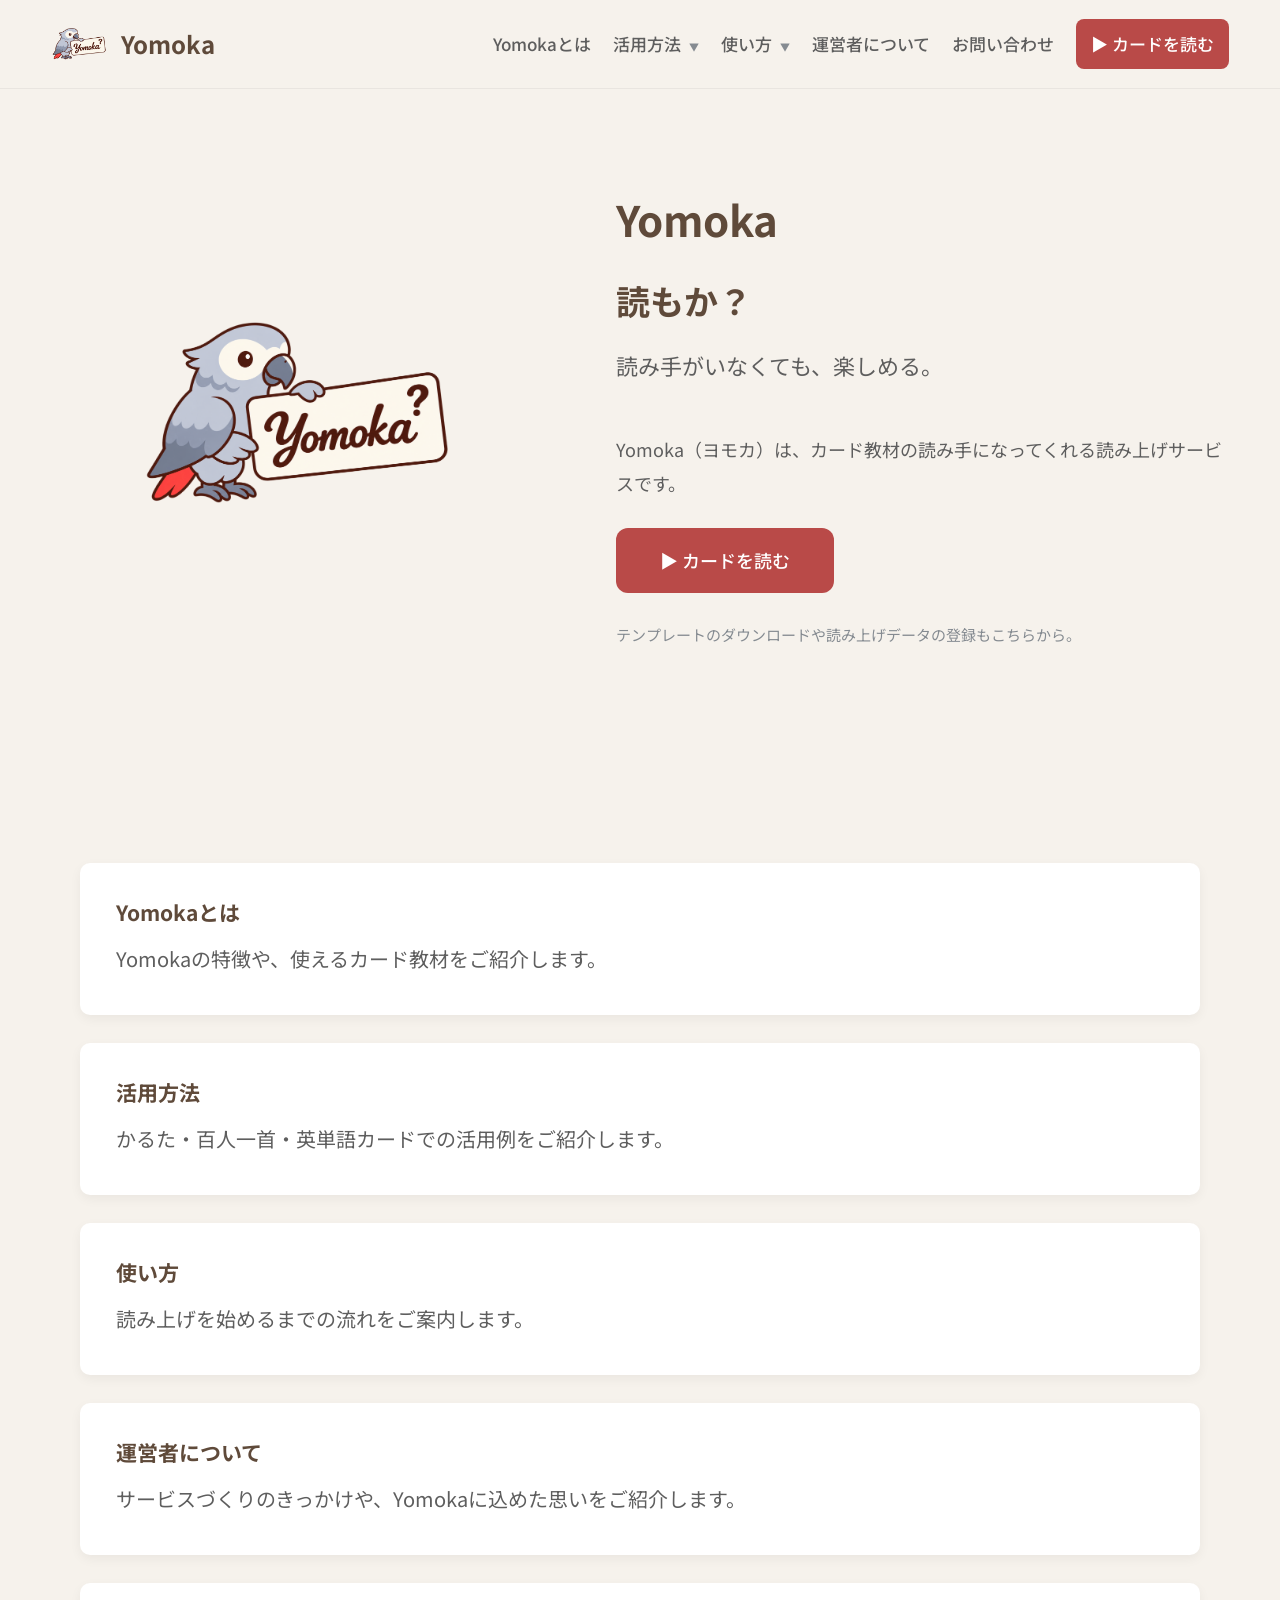
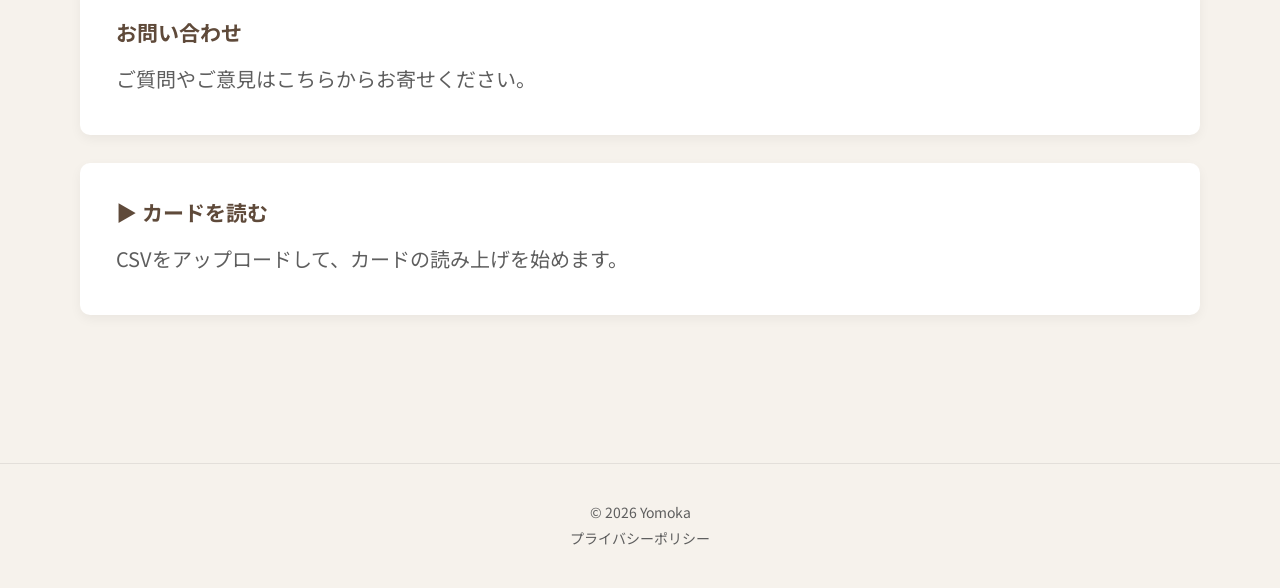
<file: index.html>
<!DOCTYPE html>
<html lang="ja">
<head>
<!-- Google tag (gtag.js) -->
<script async src="https://www.googletagmanager.com/gtag/js?id=G-VE0PL207WV"></script>
<script>
  window.dataLayer = window.dataLayer || [];
  function gtag(){dataLayer.push(arguments);}
  gtag('js', new Date());

  gtag('config', 'G-VE0PL207WV');
</script>

    <meta charset="UTF-8">
    <meta name="google-site-verification" content="g-TE6knW0735XOIqiPjIXLdw9p6p1wctH7twFqoR_ME" />
    <meta name="viewport" content="width=device-width, initial-scale=1.0">
    <title>Yomoka｜カード教材の読み上げサービス</title>
    <meta name="description" content="Yomoka（読もか？）は、カード教材の読み手になってくれる読み上げサービスです。かるた・百人一首・英単語カードなどを一人でも楽しめます。"><link rel="canonical" href="https://hello-yomoka.github.io/">
    <link rel="stylesheet" href="css/style.css">
    <link rel="preconnect" href="https://fonts.googleapis.com">
    <link rel="preconnect" href="https://fonts.gstatic.com" crossorigin>
    <link href="https://fonts.googleapis.com/css2?family=Noto+Sans+JP:wght@400;500;700&display=swap" rel="stylesheet">
</head>
<body>

<header class="header">
    <div class="container header-inner">
        <a href="/" class="logo">
            <img src="images/logo.png" alt="Yomoka ロゴ">
            <span>Yomoka</span>
        </a>
        <nav aria-label="メインナビゲーション">
            <ul class="nav">
                <li><a href="about.html">Yomokaとは</a></li>
                <li class="nav-dropdown"><div class="nav-dropdown-label"><a href="use-cases.html">活用方法 <span class="nav-dropdown-indicator" aria-hidden="true">▼</span></a><button class="nav-dropdown-toggle" type="button" aria-expanded="false" aria-controls="case-submenu" aria-label="活用方法の詳細を開く">▼</button></div><ul class="nav-submenu" id="case-submenu"><li><a href="use-cases.html">活用方法一覧</a></li><li><a href="proverb-karuta.html">① 市販のことわざかるたで遊ぶ</a></li><li><a href="hyakunin-isshu.html">② 百人一首で遊ぶ</a></li><li><a href="english-cards.html">③ 英単語カードで英語を学ぶ</a></li></ul></li>
                <li><a href="usage.html">使い方</a></li>
                <li><a href="operator.html">運営者について</a></li>
                <li><a href="https://forms.gle/XRMqAVYMLcaAQ1Hg7" target="_blank" rel="noopener noreferrer">お問い合わせ</a></li>
                <li class="nav-cta"><a href="player.html">▶ カードを読む</a></li>
            </ul>
        </nav>
    </div>
</header>

<main>

    <section class="hero">
        <div class="container hero-content">
            <div class="hero-logo-wrap">
                <img src="images/logo.png" alt="Yomokaロゴ" class="hero-logo">
            </div>
            <div class="hero-copy">
                <h1>Yomoka</h1>
                <p class="catch">読もか？</p>
                <p class="tagline">読み手がいなくても、楽しめる。</p>
                <p class="use-case-intro">Yomoka（ヨモカ）は、カード教材の読み手になってくれる読み上げサービスです。</p>
                <a href="player.html" class="btn-primary">▶ カードを読む</a>
                <p class="hero-note">テンプレートのダウンロードや読み上げデータの登録もこちらから。</p>
            </div>
        </div>
    </section>

    <section class="section page-links" aria-label="Yomokaのご案内">
        <div class="container">
            <div class="guide-flow">
                <a class="card page-link-card" href="about.html">
                    <h3>Yomokaとは</h3>
                    <p>Yomokaの特徴や、使えるカード教材をご紹介します。</p>
                </a>

                <a class="card page-link-card" href="use-cases.html">
                    <h3>活用方法</h3>
                    <p>かるた・百人一首・英単語カードでの活用例をご紹介します。</p>
                </a>

                <a class="card page-link-card" href="usage.html">
                    <h3>使い方</h3>
                    <p>読み上げを始めるまでの流れをご案内します。</p>
                </a>

                <a class="card page-link-card" href="operator.html">
                    <h3>運営者について</h3>
                    <p>サービスづくりのきっかけや、Yomokaに込めた思いをご紹介します。</p>
                </a>

                <a class="card page-link-card" href="https://forms.gle/XRMqAVYMLcaAQ1Hg7" target="_blank" rel="noopener noreferrer">
                    <h3>お問い合わせ</h3>
                    <p>ご質問やご意見はこちらからお寄せください。</p>
                </a>

                <a class="card page-link-card guide-player-card" href="player.html">
                    <h3>▶ カードを読む</h3>
                    <p>CSVをアップロードして、カードの読み上げを始めます。</p>
                </a>
            </div>
        </div>
    </section>

</main>

<footer>
    <div class="container">
        <p>© 2026 Yomoka</p><p><a href="privacy.html">プライバシーポリシー</a></p>
    </div>
</footer>

<script src="js/script.js"></script>

</body>
</html>
</file>
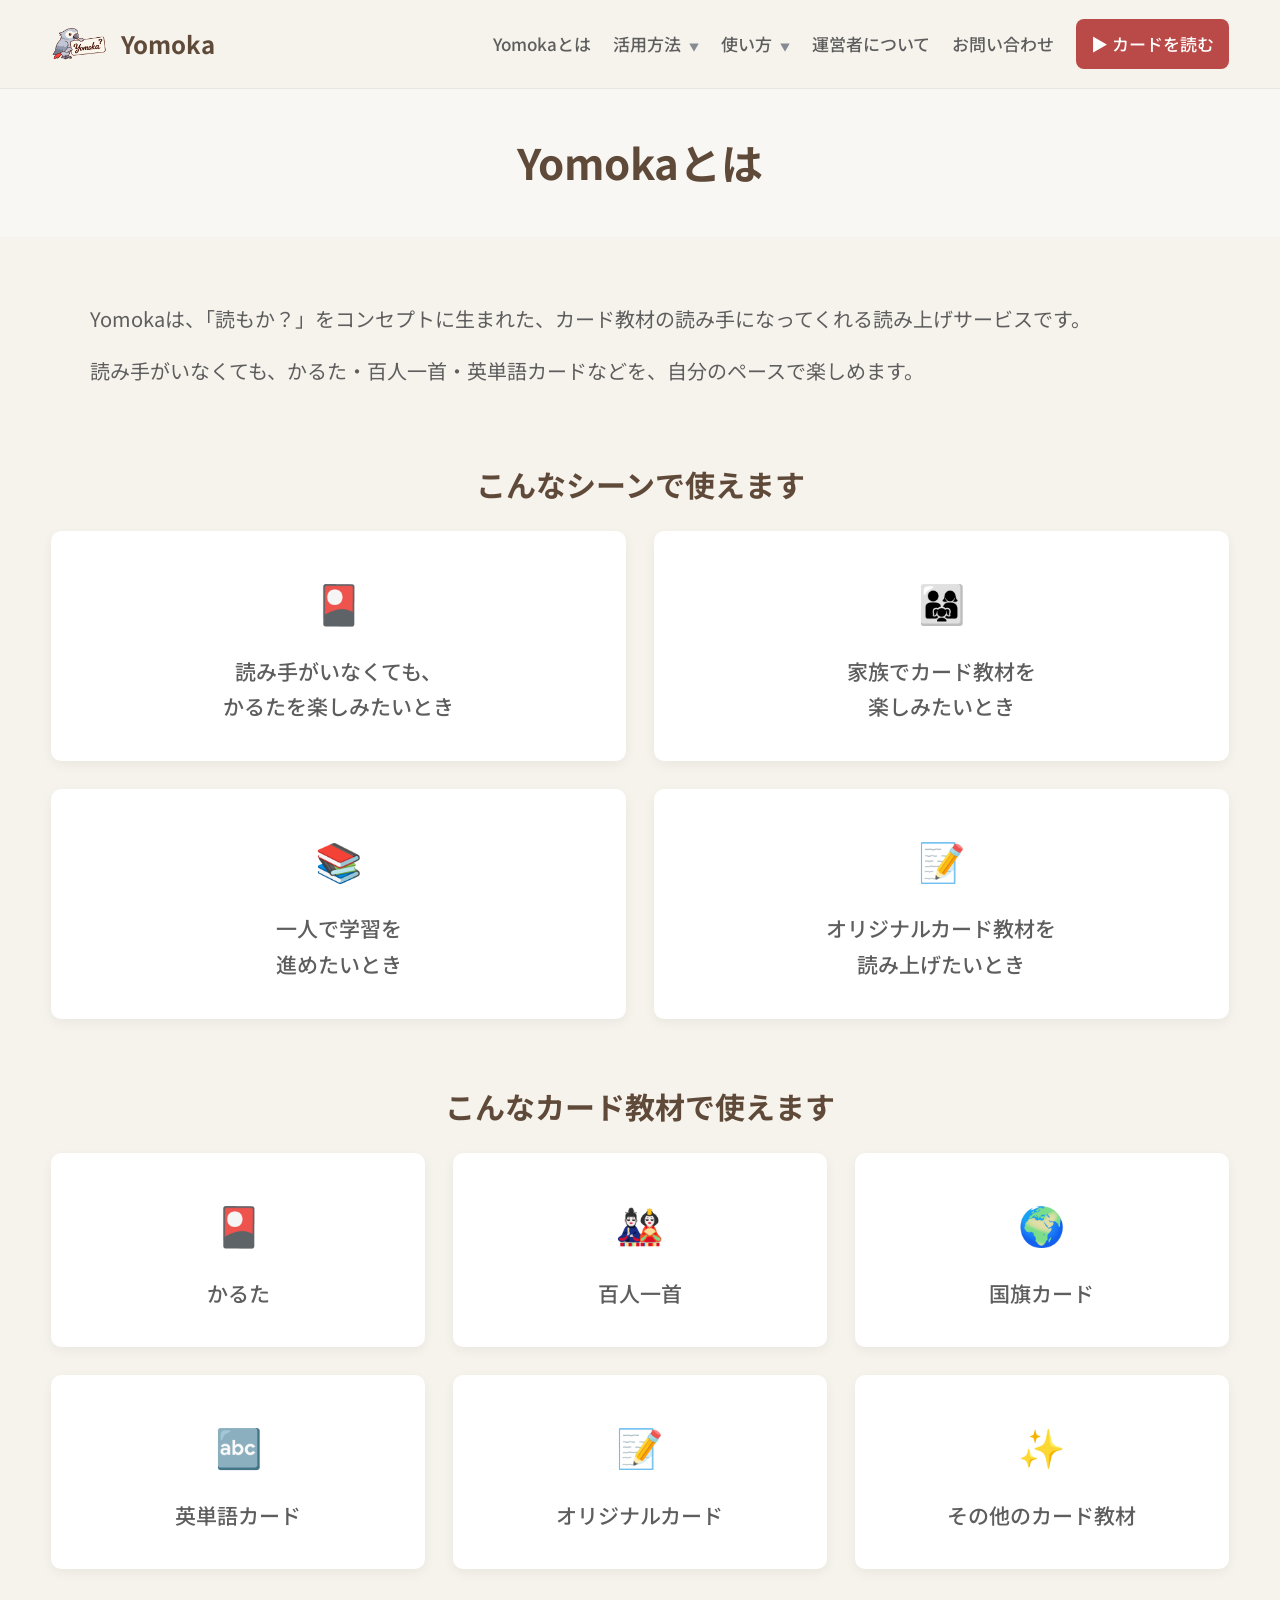
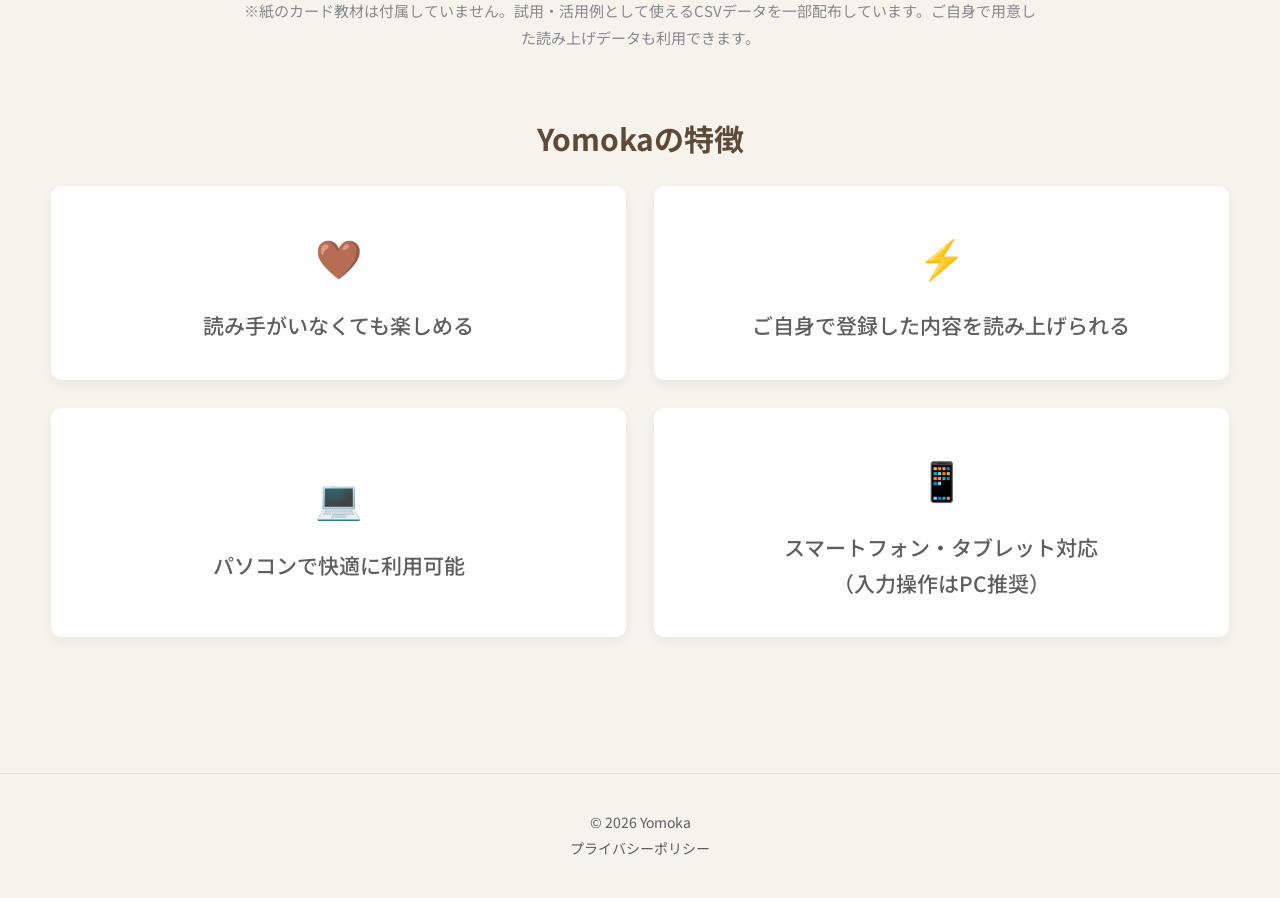
<file: about.html>
<!DOCTYPE html>
<html lang="ja">
<head>
<!-- Google tag (gtag.js) -->
<script async src="https://www.googletagmanager.com/gtag/js?id=G-VE0PL207WV"></script>
<script>
  window.dataLayer = window.dataLayer || [];
  function gtag(){dataLayer.push(arguments);}
  gtag('js', new Date());

  gtag('config', 'G-VE0PL207WV');
</script>

    <meta charset="UTF-8">
    <meta name="viewport" content="width=device-width, initial-scale=1.0">
    <title>Yomokaとは｜Yomoka</title>
    <meta name="description" content="Yomoka（ヨモカ）は、カード教材の読み手になってくれる読み上げサービスです。家族でのかるた遊びや一人での学習など、利用シーンとサービスの特徴をご紹介します。"><link rel="canonical" href="https://hello-yomoka.github.io/about.html">
    <link rel="stylesheet" href="css/style.css">
    <link rel="preconnect" href="https://fonts.googleapis.com"><link rel="preconnect" href="https://fonts.gstatic.com" crossorigin>
    <link href="https://fonts.googleapis.com/css2?family=Noto+Sans+JP:wght@400;500;700&display=swap" rel="stylesheet">
</head>
<body>
<header class="header">
    <div class="container header-inner">
        <a href="/" class="logo"><img src="images/logo.png" alt="Yomoka ロゴ"><span>Yomoka</span></a>
        <nav aria-label="メインナビゲーション">
            <ul class="nav">
                <li><a href="about.html">Yomokaとは</a></li>
                <li class="nav-dropdown"><div class="nav-dropdown-label"><a href="use-cases.html">活用方法 <span class="nav-dropdown-indicator" aria-hidden="true">▼</span></a><button class="nav-dropdown-toggle" type="button" aria-expanded="false" aria-controls="case-submenu" aria-label="活用方法の詳細を開く">▼</button></div><ul class="nav-submenu" id="case-submenu"><li><a href="use-cases.html">活用方法一覧</a></li><li><a href="proverb-karuta.html">① 市販のことわざかるたで遊ぶ</a></li><li><a href="hyakunin-isshu.html">② 百人一首で遊ぶ</a></li><li><a href="english-cards.html">③ 英単語カードで英語を学ぶ</a></li></ul></li>
                <li><a href="usage.html">使い方</a></li>
                <li><a href="operator.html">運営者について</a></li>
                <li><a href="https://forms.gle/XRMqAVYMLcaAQ1Hg7" target="_blank" rel="noopener noreferrer">お問い合わせ</a></li>
                <li class="nav-cta"><a href="player.html">▶ カードを読む</a></li>
            </ul>
        </nav>
    </div>
</header>
<main class="content-page about-page">
    <section class="page-hero"><div class="container"><h1>Yomokaとは</h1></div></section>
    <section class="section about-lead-section content-start"><div class="container about-lead"><p class="content-prose">Yomokaは、「読もか？」をコンセプトに生まれた、カード教材の読み手になってくれる読み上げサービスです。</p><p class="content-prose">読み手がいなくても、かるた・百人一首・英単語カードなどを、自分のペースで楽しめます。</p></div></section>
    <section class="section section-compact about-section"><div class="container"><h2>こんなシーンで使えます</h2><div class="grid grid-2 about-card-grid about-scene-grid"><div class="card">🎴<h3>読み手がいなくても、<br>かるたを楽しみたいとき</h3></div><div class="card">👨‍👩‍👧<h3>家族でカード教材を<br>楽しみたいとき</h3></div><div class="card">📚<h3>一人で学習を<br>進めたいとき</h3></div><div class="card">📝<h3>オリジナルカード教材を<br>読み上げたいとき</h3></div></div></div></section>
    <section class="section section-compact about-section"><div class="container"><h2>こんなカード教材で使えます</h2><div class="grid grid-3 about-card-grid about-material-grid"><div class="card">🎴<h3>かるた</h3></div><div class="card">🎎<h3>百人一首</h3></div><div class="card">🌍<h3>国旗カード</h3></div><div class="card">🔤<h3>英単語カード</h3></div><div class="card">📝<h3>オリジナルカード</h3></div><div class="card">✨<h3>その他のカード教材</h3></div></div><p class="note">※紙のカード教材は付属していません。試用・活用例として使えるCSVデータを一部配布しています。ご自身で用意した読み上げデータも利用できます。</p></div></section>
    <section class="section section-compact about-section"><div class="container"><h2>Yomokaの特徴</h2><div class="grid grid-2 about-card-grid about-feature-grid"><div class="card">🤎<h3>読み手がいなくても楽しめる</h3></div><div class="card">⚡<h3>ご自身で登録した内容を読み上げられる</h3></div><div class="card">💻<h3>パソコンで快適に利用可能</h3></div><div class="card">📱<h3>スマートフォン・タブレット対応<br>（入力操作はPC推奨）</h3></div></div></div></section>
</main><footer><div class="container"><p>© 2026 Yomoka</p><p><a href="privacy.html">プライバシーポリシー</a></p></div></footer><script src="js/script.js"></script></body></html>
</file>
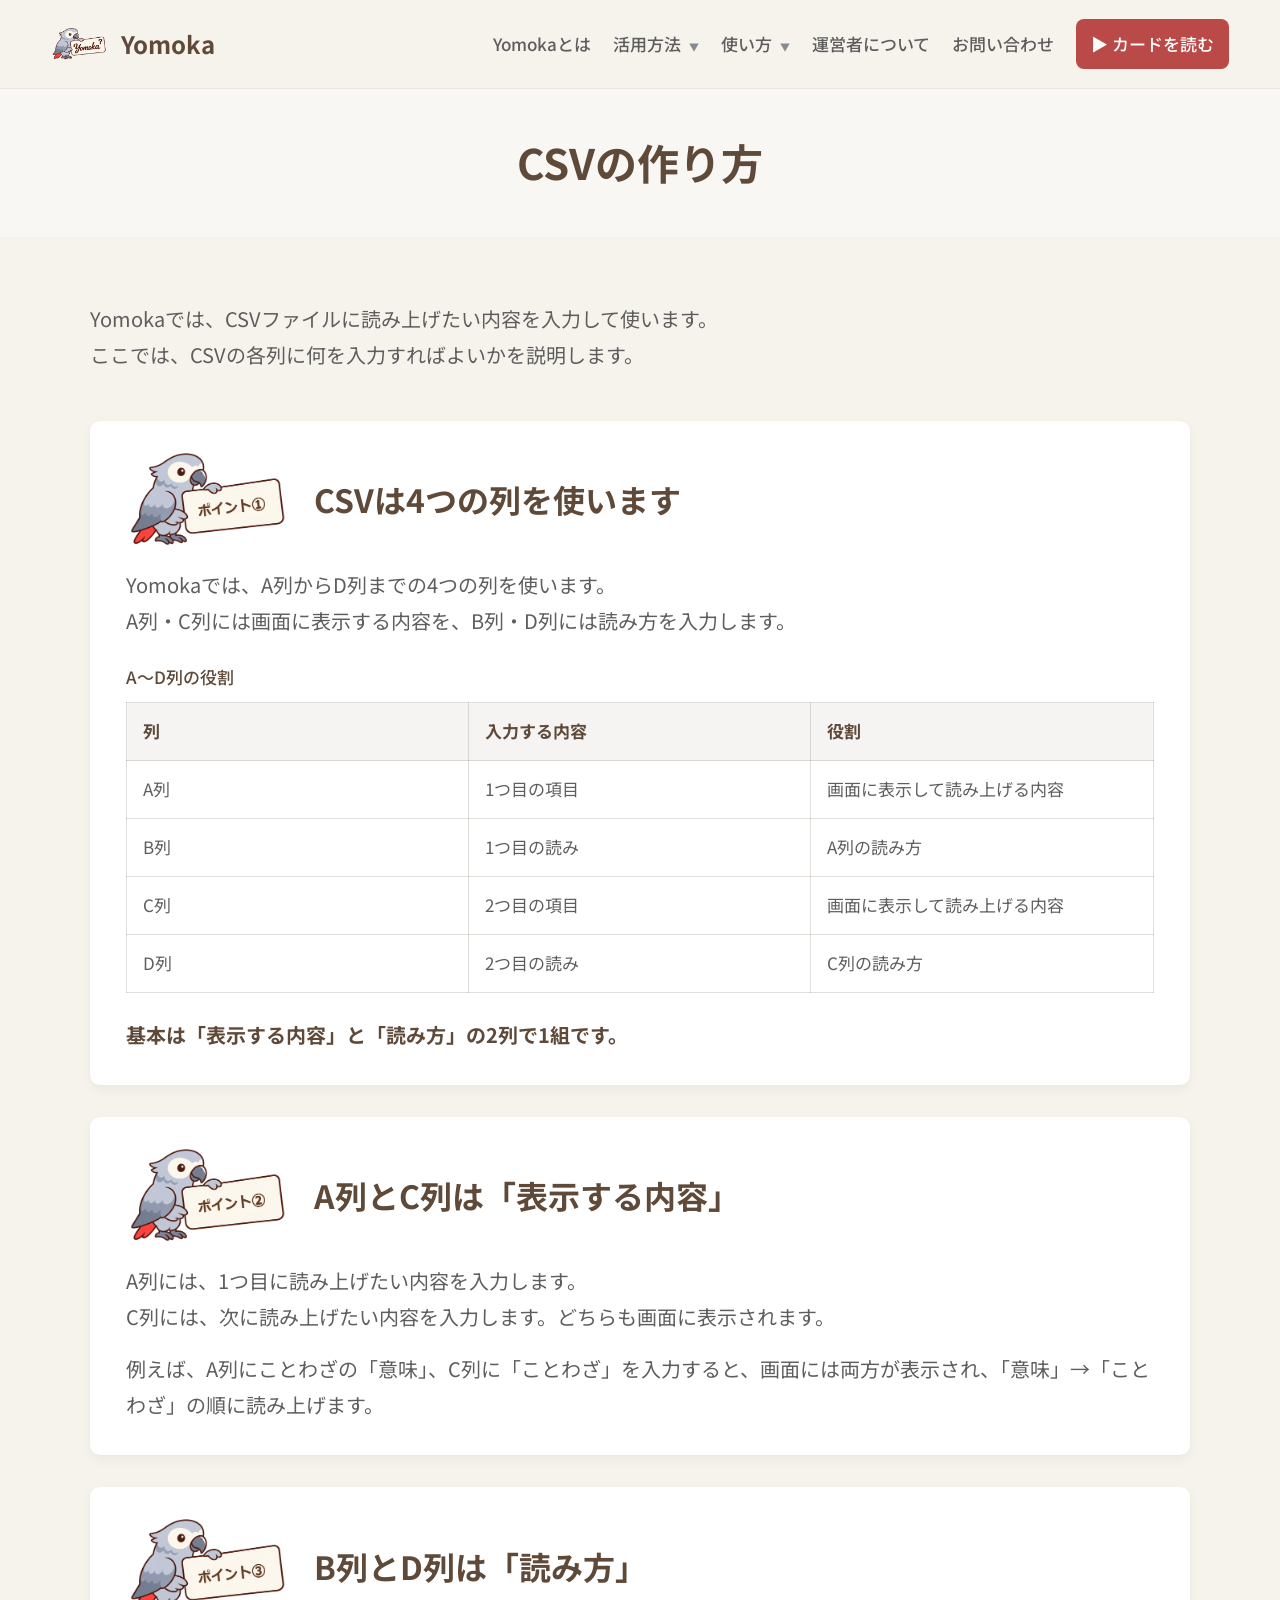
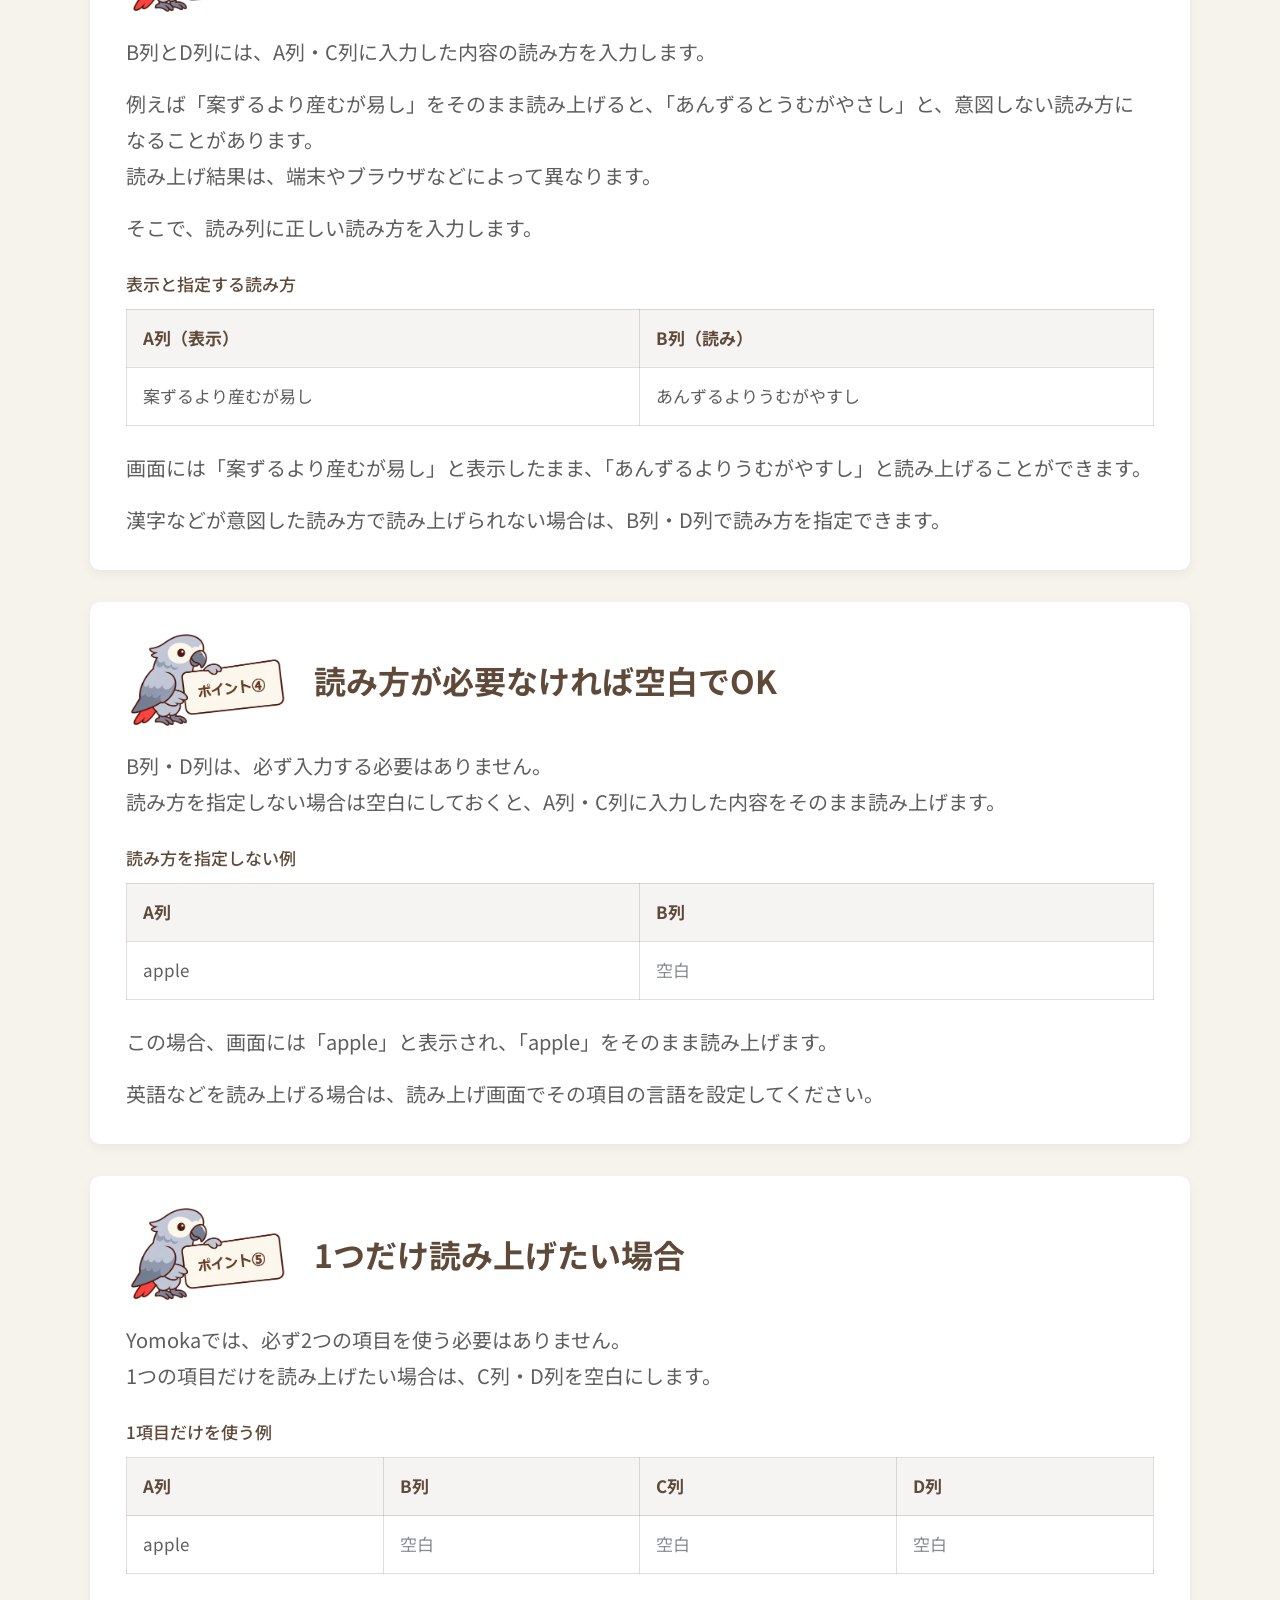
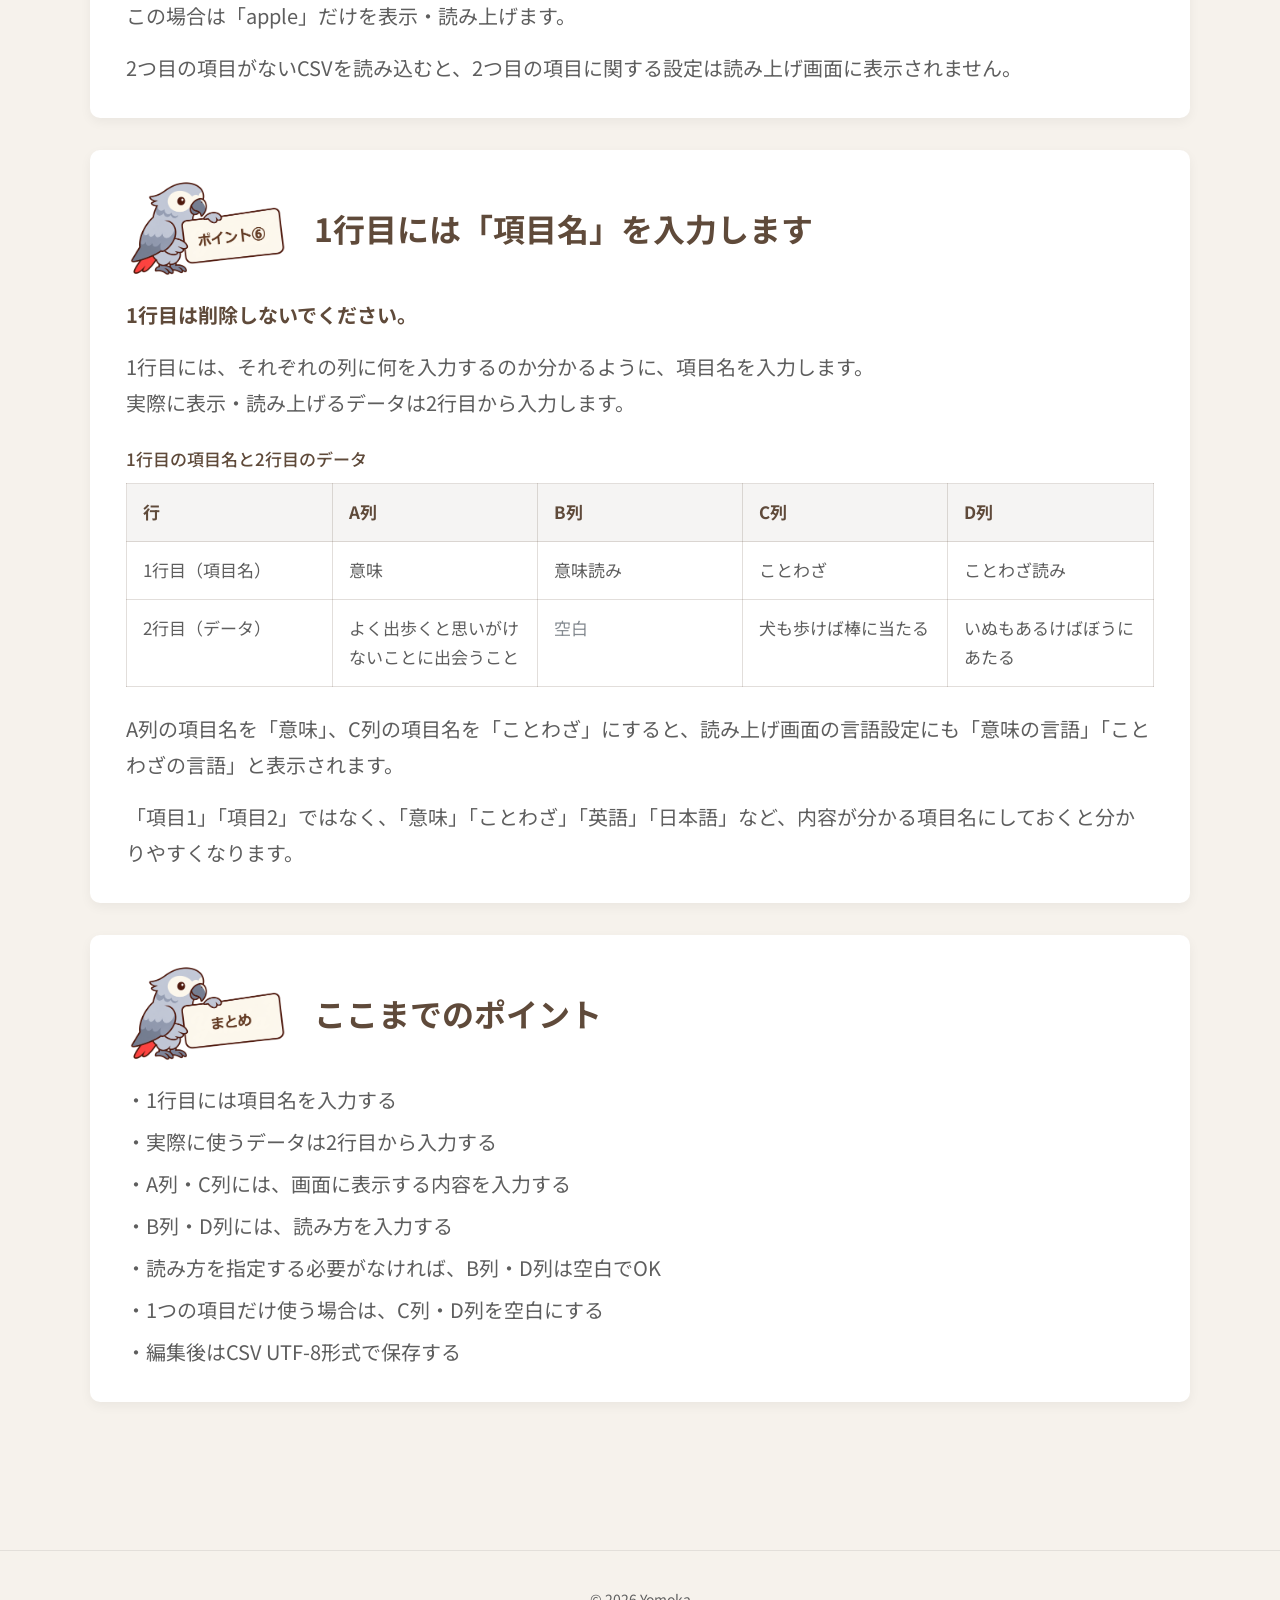
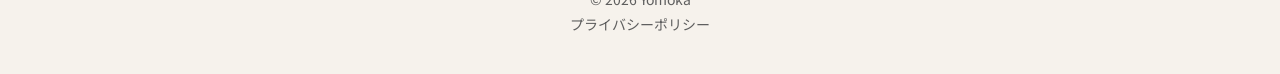
<file: csv.html>
<!DOCTYPE html><html lang="ja"><head>
<!-- Google tag (gtag.js) -->
<script async src="https://www.googletagmanager.com/gtag/js?id=G-VE0PL207WV"></script>
<script>
  window.dataLayer = window.dataLayer || [];
  function gtag(){dataLayer.push(arguments);}
  gtag('js', new Date());

  gtag('config', 'G-VE0PL207WV');
</script>
<meta charset="UTF-8"><meta name="viewport" content="width=device-width, initial-scale=1.0"><title>CSVの作り方｜Yomoka</title><meta name="description" content="Yomokaで使うCSVの作り方を説明します。A〜D列の役割、表示する内容と読み方の入力方法、1行目の項目名、1つの項目だけを読み上げる場合の書き方を紹介します。"><link rel="canonical" href="https://hello-yomoka.github.io/csv.html"><link rel="stylesheet" href="css/style.css"><link rel="preconnect" href="https://fonts.googleapis.com"><link rel="preconnect" href="https://fonts.gstatic.com" crossorigin><link href="https://fonts.googleapis.com/css2?family=Noto+Sans+JP:wght@400;500;700&display=swap" rel="stylesheet"></head><body>
<header class="header">
    <div class="container header-inner">
        <a href="/" class="logo"><img src="images/logo.png" alt="Yomoka ロゴ"><span>Yomoka</span></a>
        <nav aria-label="メインナビゲーション">
            <ul class="nav">
                <li><a href="about.html">Yomokaとは</a></li>
                <li class="nav-dropdown"><div class="nav-dropdown-label"><a href="use-cases.html">活用方法 <span class="nav-dropdown-indicator" aria-hidden="true">▼</span></a><button class="nav-dropdown-toggle" type="button" aria-expanded="false" aria-controls="case-submenu" aria-label="活用方法の詳細を開く">▼</button></div><ul class="nav-submenu" id="case-submenu"><li><a href="use-cases.html">活用方法一覧</a></li><li><a href="proverb-karuta.html">① 市販のことわざかるたで遊ぶ</a></li><li><a href="hyakunin-isshu.html">② 百人一首で遊ぶ</a></li><li><a href="english-cards.html">③ 英単語カードで英語を学ぶ</a></li></ul></li>
                <li><a href="usage.html">使い方</a></li>
                <li><a href="operator.html">運営者について</a></li>
                <li><a href="https://forms.gle/XRMqAVYMLcaAQ1Hg7" target="_blank" rel="noopener noreferrer">お問い合わせ</a></li>
                <li class="nav-cta"><a href="player.html">▶ カードを読む</a></li>
            </ul>
        </nav>
    </div>
</header>
<main class="content-page csv-guide"><section class="page-hero"><div class="container"><h1>CSVの作り方</h1></div></section>
<section class="section content-start"><div class="container"><div class="content-prose">
<p class="csv-guide-intro">Yomokaでは、CSVファイルに読み上げたい内容を入力して使います。<br>ここでは、CSVの各列に何を入力すればよいかを説明します。</p>
<section class="csv-guide-point csv-guide-point-card" aria-labelledby="csv-point-1"><header class="csv-guide-heading csv-guide-heading--illustrated"><img class="csv-guide-point-image" src="images/csv/csv-point-1.png" width="1672" height="941" alt="ポイント①"><h2 id="csv-point-1">CSVは4つの列を使います</h2></header><p>Yomokaでは、A列からD列までの4つの列を使います。<br>A列・C列には画面に表示する内容を、B列・D列には読み方を入力します。</p><div class="csv-guide-table-wrap" role="region" aria-label="A～D列の役割" tabindex="0"><table><caption>A～D列の役割</caption><thead><tr><th scope="col">列</th><th scope="col">入力する内容</th><th scope="col">役割</th></tr></thead><tbody><tr><td>A列</td><td>1つ目の項目</td><td>画面に表示して読み上げる内容</td></tr><tr><td>B列</td><td>1つ目の読み</td><td>A列の読み方</td></tr><tr><td>C列</td><td>2つ目の項目</td><td>画面に表示して読み上げる内容</td></tr><tr><td>D列</td><td>2つ目の読み</td><td>C列の読み方</td></tr></tbody></table></div><p class="csv-guide-key"><strong>基本は「表示する内容」と「読み方」の2列で1組です。</strong></p></section>
<section class="csv-guide-point csv-guide-point-card" aria-labelledby="csv-point-2"><header class="csv-guide-heading csv-guide-heading--illustrated"><img class="csv-guide-point-image" src="images/csv/csv-point-2.png" width="1672" height="941" alt="ポイント②"><h2 id="csv-point-2">A列とC列は「表示する内容」</h2></header><p>A列には、1つ目に読み上げたい内容を入力します。<br>C列には、次に読み上げたい内容を入力します。どちらも画面に表示されます。</p><p>例えば、A列にことわざの「意味」、C列に「ことわざ」を入力すると、画面には両方が表示され、「意味」→「ことわざ」の順に読み上げます。</p></section>
<section class="csv-guide-point csv-guide-point-card" aria-labelledby="csv-point-3"><header class="csv-guide-heading csv-guide-heading--illustrated"><img class="csv-guide-point-image" src="images/csv/csv-point-3.png" width="1672" height="941" alt="ポイント③"><h2 id="csv-point-3">B列とD列は「読み方」</h2></header><p>B列とD列には、A列・C列に入力した内容の読み方を入力します。</p><p>例えば「案ずるより産むが易し」をそのまま読み上げると、「あんずるとうむがやさし」と、意図しない読み方になることがあります。<br>読み上げ結果は、端末やブラウザなどによって異なります。</p><p>そこで、読み列に正しい読み方を入力します。</p><div class="csv-guide-table-wrap" role="region" aria-label="表示と指定する読み方" tabindex="0"><table><caption>表示と指定する読み方</caption><thead><tr><th scope="col">A列（表示）</th><th scope="col">B列（読み）</th></tr></thead><tbody><tr><td>案ずるより産むが易し</td><td>あんずるよりうむがやすし</td></tr></tbody></table></div><p>画面には「案ずるより産むが易し」と表示したまま、「あんずるよりうむがやすし」と読み上げることができます。</p><p>漢字などが意図した読み方で読み上げられない場合は、B列・D列で読み方を指定できます。</p></section>
<section class="csv-guide-point csv-guide-point-card" aria-labelledby="csv-point-4"><header class="csv-guide-heading csv-guide-heading--illustrated"><img class="csv-guide-point-image" src="images/csv/csv-point-4.png" width="1672" height="941" alt="ポイント④"><h2 id="csv-point-4">読み方が必要なければ空白でOK</h2></header><p>B列・D列は、必ず入力する必要はありません。<br>読み方を指定しない場合は空白にしておくと、A列・C列に入力した内容をそのまま読み上げます。</p><div class="csv-guide-table-wrap" role="region" aria-label="読み方を指定しない例" tabindex="0"><table><caption>読み方を指定しない例</caption><thead><tr><th scope="col">A列</th><th scope="col">B列</th></tr></thead><tbody><tr><td>apple</td><td><span class="csv-guide-empty">空白</span></td></tr></tbody></table></div><p>この場合、画面には「apple」と表示され、「apple」をそのまま読み上げます。</p><p>英語などを読み上げる場合は、読み上げ画面でその項目の言語を設定してください。</p></section>
<section class="csv-guide-point csv-guide-point-card" aria-labelledby="csv-point-5"><header class="csv-guide-heading csv-guide-heading--illustrated"><img class="csv-guide-point-image" src="images/csv/csv-point-5.png" width="1672" height="941" alt="ポイント⑤"><h2 id="csv-point-5">1つだけ読み上げたい場合</h2></header><p>Yomokaでは、必ず2つの項目を使う必要はありません。<br>1つの項目だけを読み上げたい場合は、C列・D列を空白にします。</p><div class="csv-guide-table-wrap" role="region" aria-label="1項目だけを使う例" tabindex="0"><table><caption>1項目だけを使う例</caption><thead><tr><th scope="col">A列</th><th scope="col">B列</th><th scope="col">C列</th><th scope="col">D列</th></tr></thead><tbody><tr><td>apple</td><td><span class="csv-guide-empty">空白</span></td><td><span class="csv-guide-empty">空白</span></td><td><span class="csv-guide-empty">空白</span></td></tr></tbody></table></div><p>この場合は「apple」だけを表示・読み上げます。</p><p>2つ目の項目がないCSVを読み込むと、2つ目の項目に関する設定は読み上げ画面に表示されません。</p></section>
<section class="csv-guide-point csv-guide-point-card" aria-labelledby="csv-point-6"><header class="csv-guide-heading csv-guide-heading--illustrated"><img class="csv-guide-point-image" src="images/csv/csv-point-6.png" width="1672" height="941" alt="ポイント⑥"><h2 id="csv-point-6">1行目には「項目名」を入力します</h2></header><p class="csv-guide-key"><strong>1行目は削除しないでください。</strong></p><p>1行目には、それぞれの列に何を入力するのか分かるように、項目名を入力します。<br>実際に表示・読み上げるデータは2行目から入力します。</p><div class="csv-guide-table-wrap" role="region" aria-label="1行目の項目名と2行目のデータ" tabindex="0"><table><caption>1行目の項目名と2行目のデータ</caption><thead><tr><th scope="col">行</th><th scope="col">A列</th><th scope="col">B列</th><th scope="col">C列</th><th scope="col">D列</th></tr></thead><tbody><tr><td>1行目（項目名）</td><td>意味</td><td>意味読み</td><td>ことわざ</td><td>ことわざ読み</td></tr><tr><td>2行目（データ）</td><td>よく出歩くと思いがけないことに出会うこと</td><td><span class="csv-guide-empty">空白</span></td><td>犬も歩けば棒に当たる</td><td>いぬもあるけばぼうにあたる</td></tr></tbody></table></div><p>A列の項目名を「意味」、C列の項目名を「ことわざ」にすると、読み上げ画面の言語設定にも「意味の言語」「ことわざの言語」と表示されます。</p><p>「項目1」「項目2」ではなく、「意味」「ことわざ」「英語」「日本語」など、内容が分かる項目名にしておくと分かりやすくなります。</p></section>
<section class="csv-guide-point csv-guide-point-card" aria-labelledby="csv-summary"><header class="csv-guide-heading csv-guide-heading--illustrated"><img class="csv-guide-point-image" src="images/csv/csv-summary.png" width="1672" height="941" alt="まとめ"><h2 id="csv-summary">ここまでのポイント</h2></header><ul class="csv-guide-summary"><li>1行目には項目名を入力する</li><li>実際に使うデータは2行目から入力する</li><li>A列・C列には、画面に表示する内容を入力する</li><li>B列・D列には、読み方を入力する</li><li>読み方を指定する必要がなければ、B列・D列は空白でOK</li><li>1つの項目だけ使う場合は、C列・D列を空白にする</li><li>編集後はCSV UTF-8形式で保存する</li></ul></section>
</div></div></section></main><footer><div class="container"><p>© 2026 Yomoka</p><p><a href="privacy.html">プライバシーポリシー</a></p></div></footer><script src="js/script.js"></script></body></html>
</file>
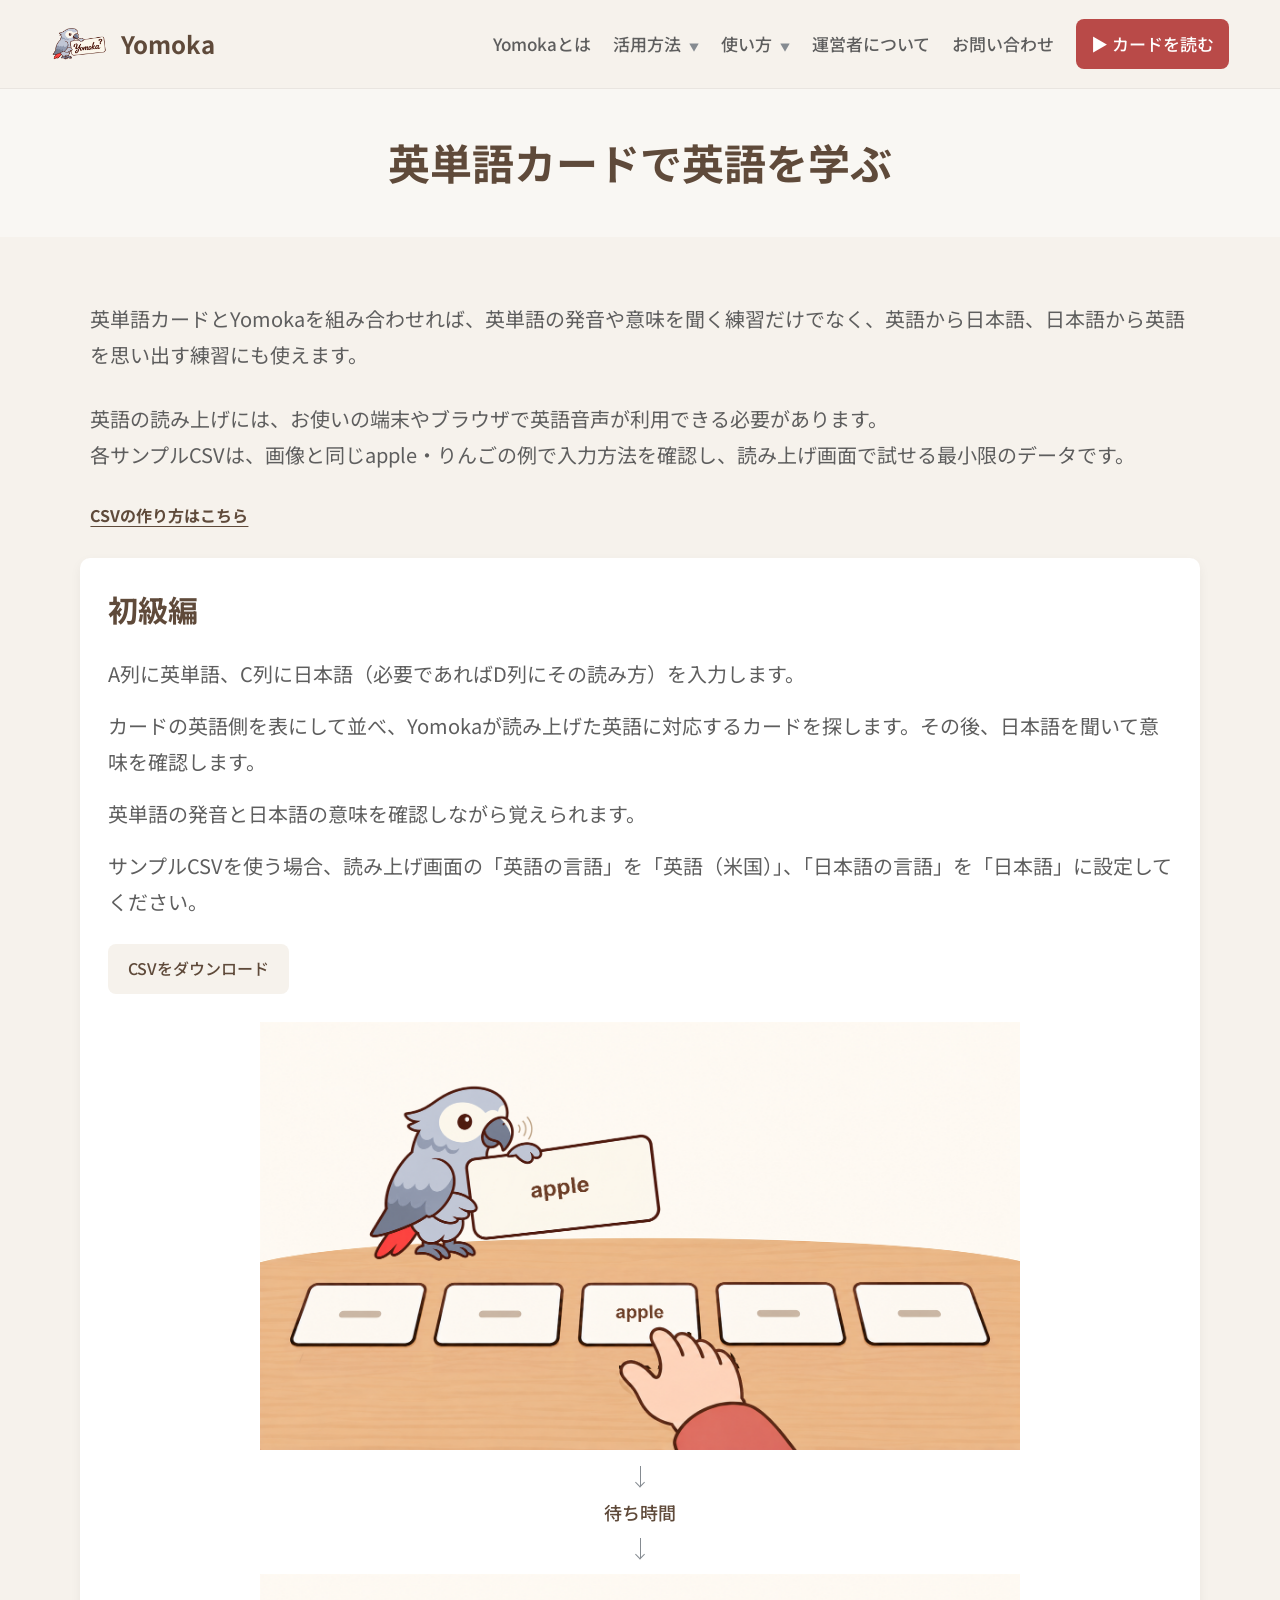
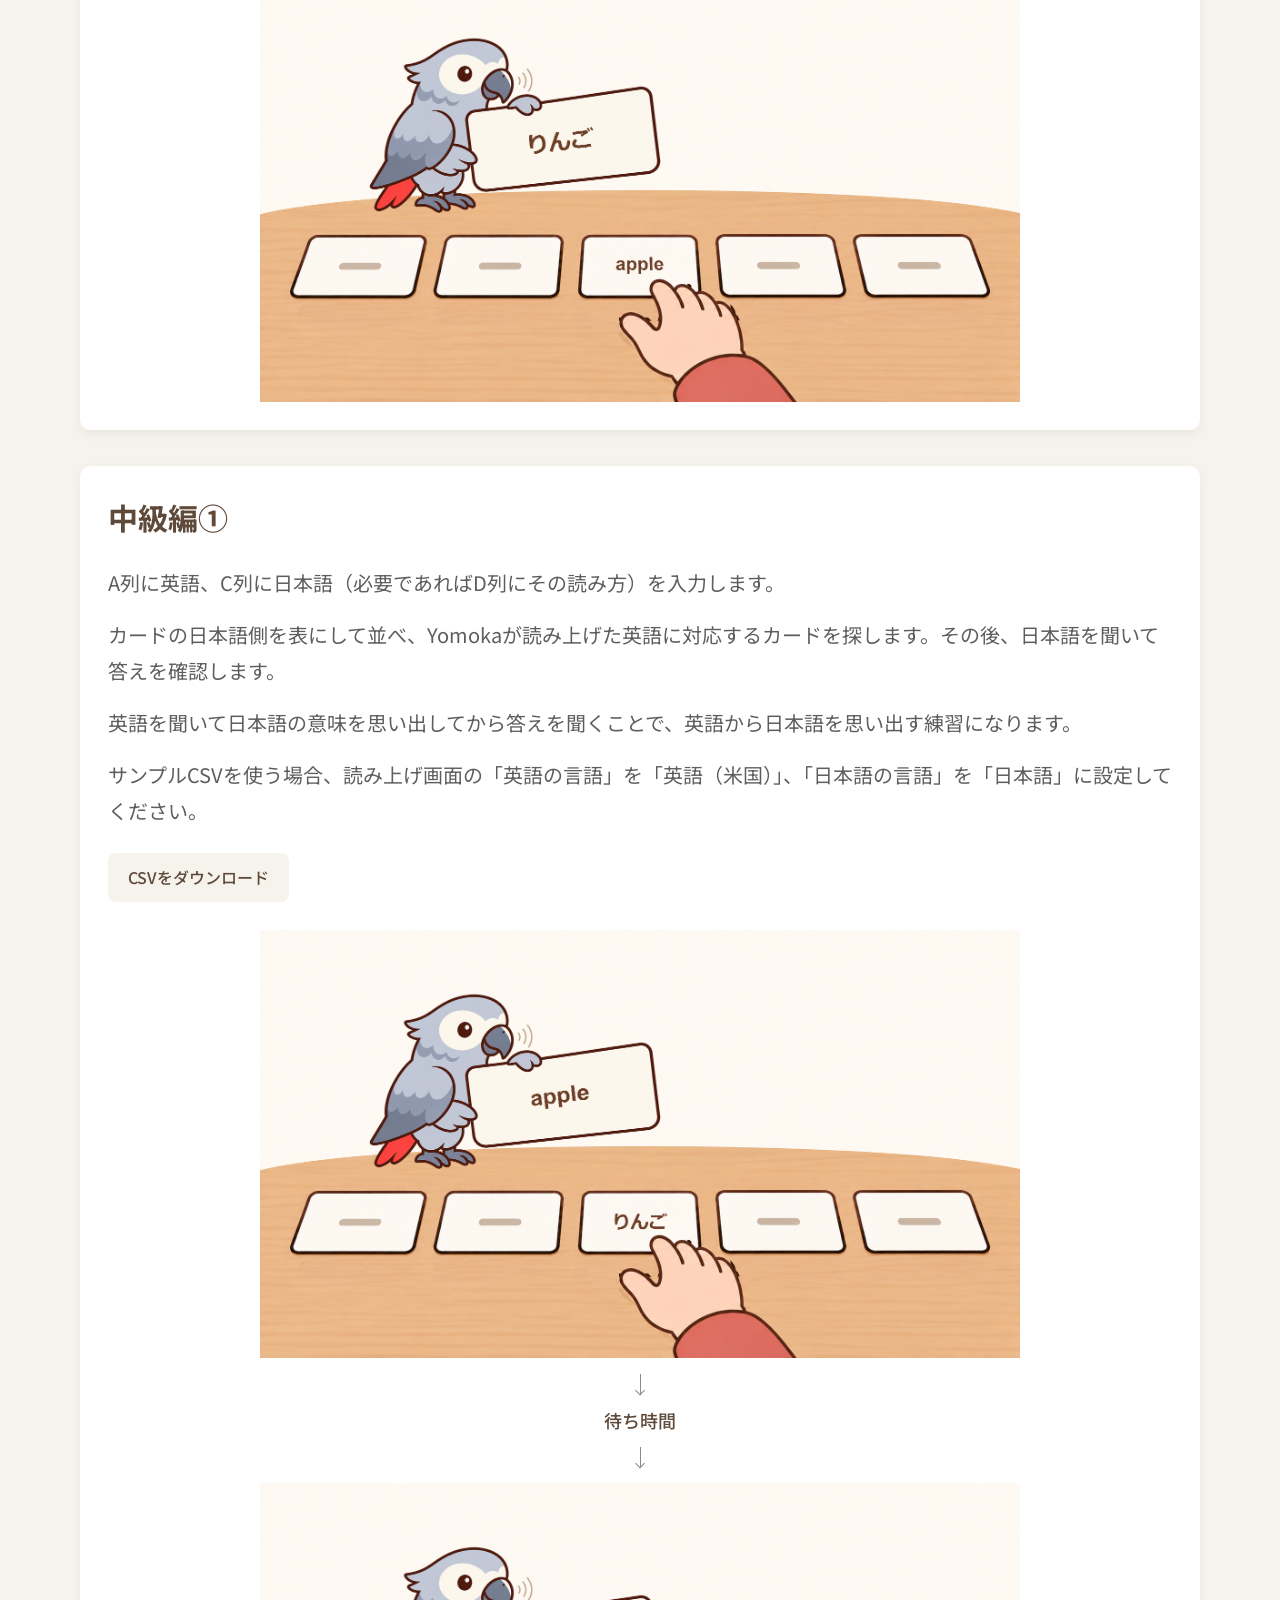
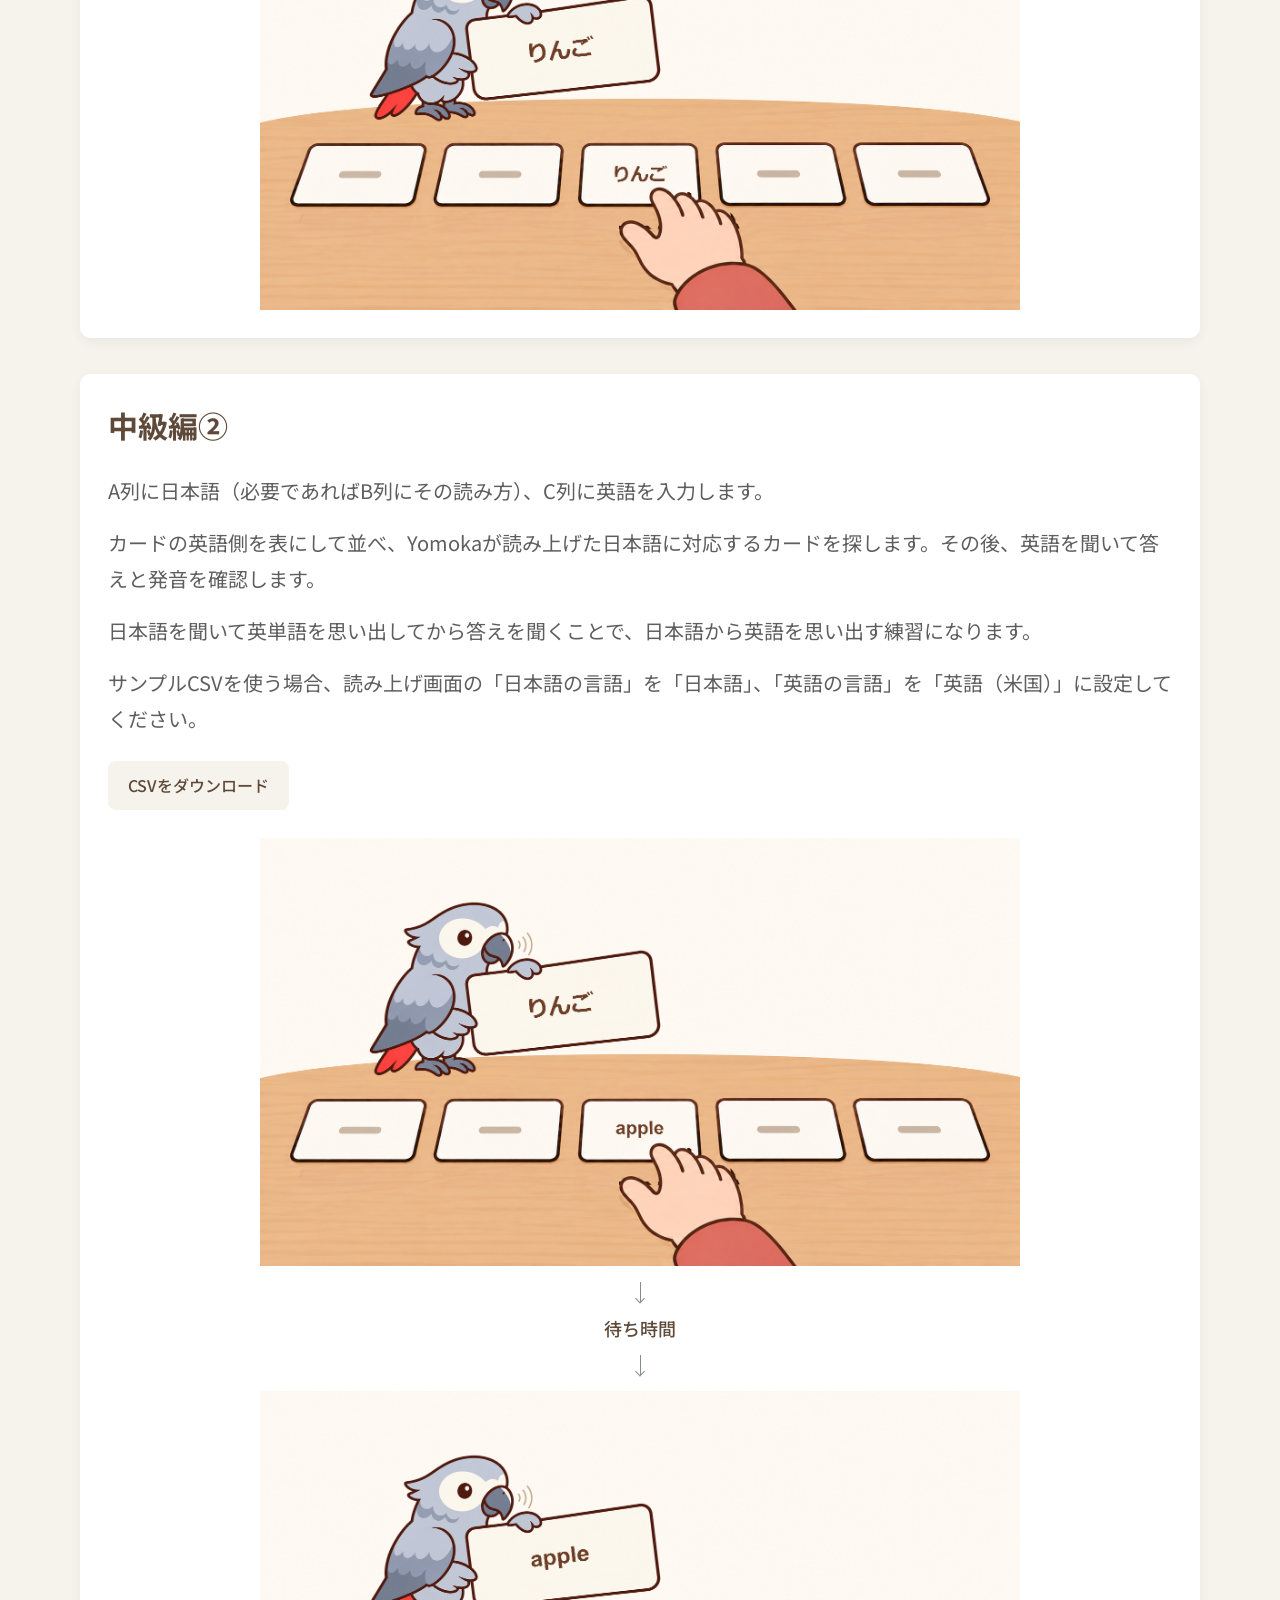
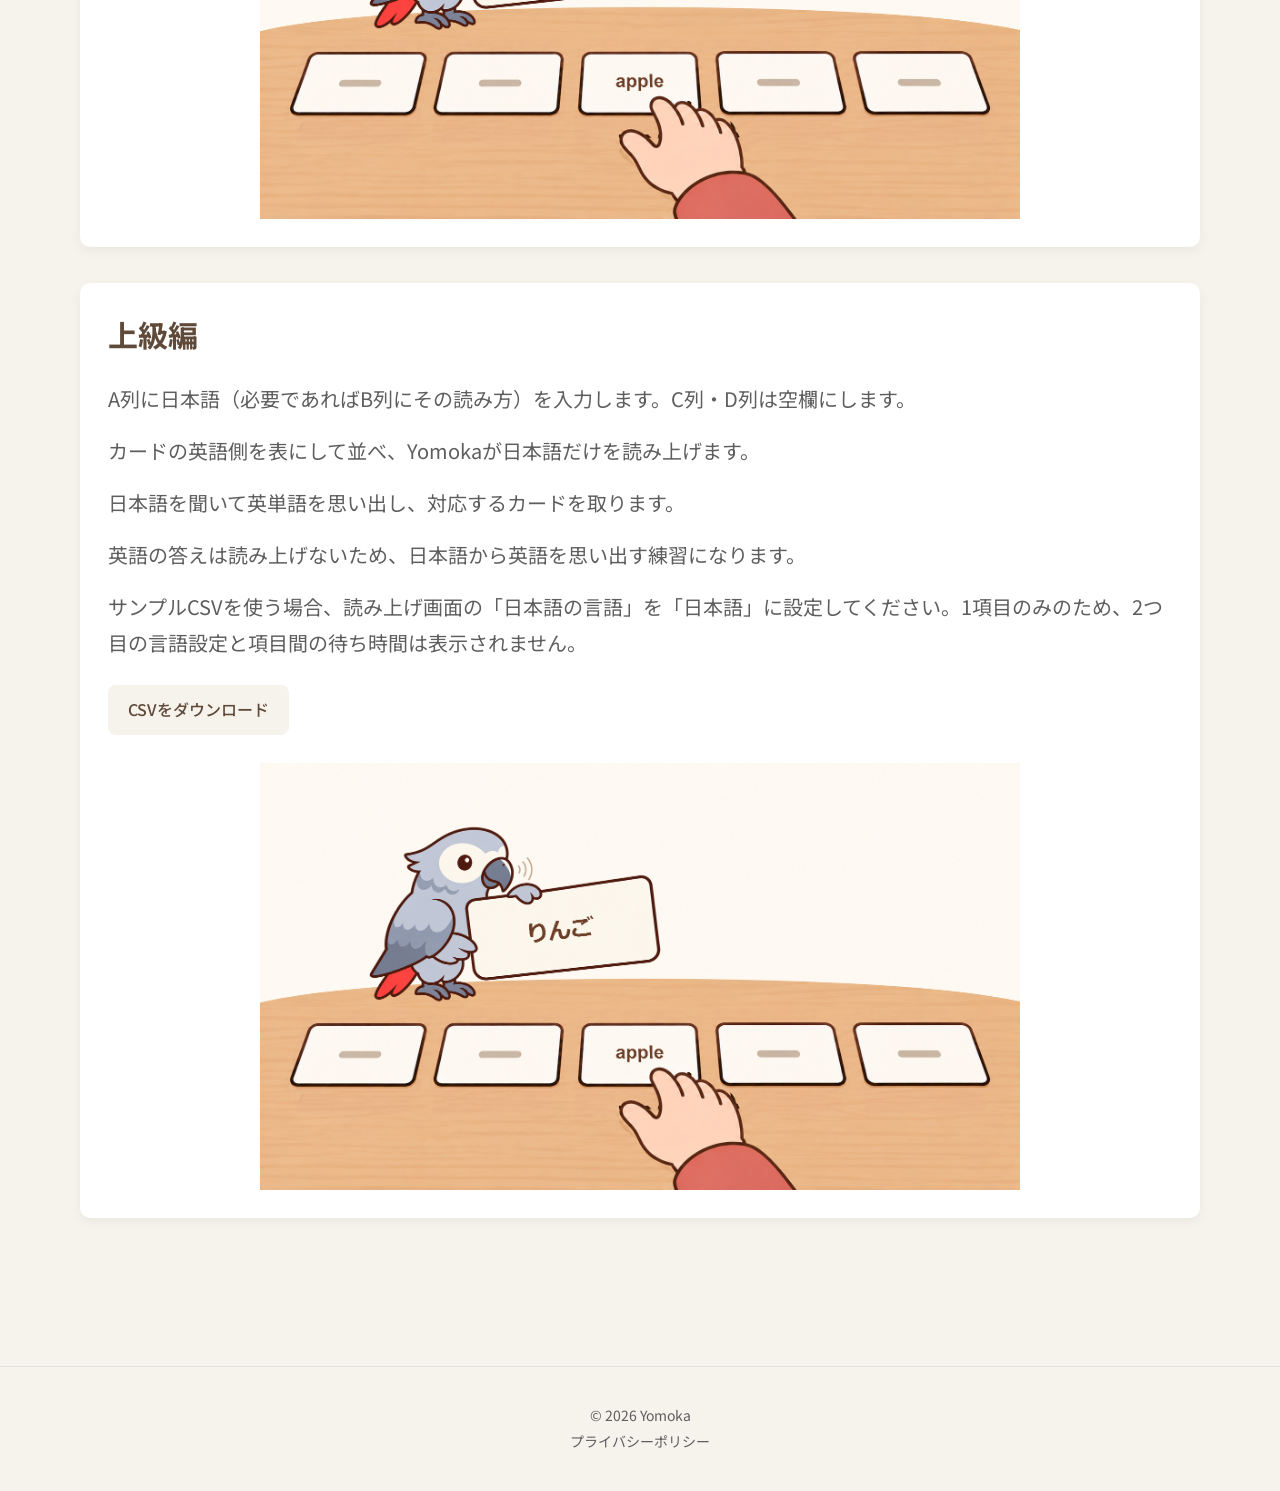
<file: english-cards.html>
<!DOCTYPE html>
<html lang="ja"><head>
<!-- Google tag (gtag.js) -->
<script async src="https://www.googletagmanager.com/gtag/js?id=G-VE0PL207WV"></script>
<script>
  window.dataLayer = window.dataLayer || [];
  function gtag(){dataLayer.push(arguments);}
  gtag('js', new Date());

  gtag('config', 'G-VE0PL207WV');
</script>
<meta charset="UTF-8"><meta name="viewport" content="width=device-width, initial-scale=1.0"><title>英単語カードで英語を学ぶ｜Yomoka</title><meta name="description" content="英単語カードとYomokaを使い、発音や意味を確認したり、英語から日本語・日本語から英語を思い出したりする練習方法をご紹介します。CSVの入力例と読み上げ言語の設定も説明します。"><link rel="canonical" href="https://hello-yomoka.github.io/english-cards.html"><link rel="stylesheet" href="css/style.css"><link rel="preconnect" href="https://fonts.googleapis.com"><link rel="preconnect" href="https://fonts.gstatic.com" crossorigin><link href="https://fonts.googleapis.com/css2?family=Noto+Sans+JP:wght@400;500;700&display=swap" rel="stylesheet"><link rel="stylesheet" href="css/usage-lightbox.css"></head><body>
<header class="header"><div class="container header-inner"><a href="/" class="logo"><img src="images/logo.png" alt="Yomoka ロゴ"><span>Yomoka</span></a><nav aria-label="メインナビゲーション"><ul class="nav"><li><a href="about.html">Yomokaとは</a></li><li class="nav-dropdown"><div class="nav-dropdown-label"><a href="use-cases.html">活用方法 <span class="nav-dropdown-indicator" aria-hidden="true">▼</span></a><button class="nav-dropdown-toggle" type="button" aria-expanded="false" aria-controls="case-submenu" aria-label="活用方法の詳細を開く">▼</button></div><ul class="nav-submenu" id="case-submenu"><li><a href="use-cases.html">活用方法一覧</a></li><li><a href="proverb-karuta.html">① 市販のことわざかるたで遊ぶ</a></li><li><a href="hyakunin-isshu.html">② 百人一首で遊ぶ</a></li><li><a href="english-cards.html">③ 英単語カードで英語を学ぶ</a></li></ul></li><li><a href="usage.html">使い方</a></li><li><a href="operator.html">運営者について</a></li><li><a href="https://forms.gle/XRMqAVYMLcaAQ1Hg7" target="_blank" rel="noopener noreferrer">お問い合わせ</a></li><li class="nav-cta"><a href="player.html">▶ カードを読む</a></li></ul></nav></div></header>
<main class="content-page"><section class="page-hero"><div class="container"><h1>英単語カードで英語を学ぶ</h1></div></section><section class="section content-start"><div class="container"><p class="use-case-intro">英単語カードとYomokaを組み合わせれば、英単語の発音や意味を聞く練習だけでなく、英語から日本語、日本語から英語を思い出す練習にも使えます。</p>
<p class="use-case-intro">英語の読み上げには、お使いの端末やブラウザで英語音声が利用できる必要があります。<br>各サンプルCSVは、画像と同じapple・りんごの例で入力方法を確認し、読み上げ画面で試せる最小限のデータです。</p>
<p class="use-case-intro"><a class="csv-link" href="csv.html">CSVの作り方はこちら</a></p><div class="level-grid">
<article class="card level-card"><h2>初級編</h2><p>A列に英単語、C列に日本語（必要であればD列にその読み方）を入力します。</p><p>カードの英語側を表にして並べ、Yomokaが読み上げた英語に対応するカードを探します。その後、日本語を聞いて意味を確認します。</p><p>英単語の発音と日本語の意味を確認しながら覚えられます。</p><p>サンプルCSVを使う場合、読み上げ画面の「英語の言語」を「英語（米国）」、「日本語の言語」を「日本語」に設定してください。</p><a class="btn-primary hyakunin-download" href="data/english-cards/english-cards-basic.csv" download>CSVをダウンロード</a><div class="proverb-visual"><img class="proverb-illustration" data-lightbox src="images/english-cards/english-cards-apple-apple.png" width="1672" height="941" alt="Yomokaが『apple』と読み上げ、中央に『apple』の取り札がある場面"><div class="proverb-wait-flow"><span class="proverb-flow-arrow" aria-hidden="true"></span><span>待ち時間</span><span class="proverb-flow-arrow" aria-hidden="true"></span></div><img class="proverb-illustration" data-lightbox src="images/english-cards/english-cards-ringo-apple.png" width="1672" height="941" alt="Yomokaが『りんご』と読み上げ、中央に『apple』の取り札がある場面"></div></article>
<article class="card level-card"><h2>中級編①</h2><p>A列に英語、C列に日本語（必要であればD列にその読み方）を入力します。</p><p>カードの日本語側を表にして並べ、Yomokaが読み上げた英語に対応するカードを探します。その後、日本語を聞いて答えを確認します。</p><p>英語を聞いて日本語の意味を思い出してから答えを聞くことで、英語から日本語を思い出す練習になります。</p><p>サンプルCSVを使う場合、読み上げ画面の「英語の言語」を「英語（米国）」、「日本語の言語」を「日本語」に設定してください。</p><a class="btn-primary hyakunin-download" href="data/english-cards/english-cards-basic.csv" download>CSVをダウンロード</a><div class="proverb-visual"><img class="proverb-illustration" data-lightbox src="images/english-cards/english-cards-apple-ringo.png" width="1672" height="941" alt="Yomokaが『apple』と読み上げ、中央に『りんご』の取り札がある場面"><div class="proverb-wait-flow"><span class="proverb-flow-arrow" aria-hidden="true"></span><span>待ち時間</span><span class="proverb-flow-arrow" aria-hidden="true"></span></div><img class="proverb-illustration" data-lightbox src="images/english-cards/english-cards-ringo-ringo.png" width="1672" height="941" alt="Yomokaが『りんご』と読み上げ、中央に『りんご』の取り札がある場面"></div></article>
<article class="card level-card"><h2>中級編②</h2><p>A列に日本語（必要であればB列にその読み方）、C列に英語を入力します。</p><p>カードの英語側を表にして並べ、Yomokaが読み上げた日本語に対応するカードを探します。その後、英語を聞いて答えと発音を確認します。</p><p>日本語を聞いて英単語を思い出してから答えを聞くことで、日本語から英語を思い出す練習になります。</p><p>サンプルCSVを使う場合、読み上げ画面の「日本語の言語」を「日本語」、「英語の言語」を「英語（米国）」に設定してください。</p><a class="btn-primary hyakunin-download" href="data/english-cards/english-cards-intermediate-2.csv" download>CSVをダウンロード</a><div class="proverb-visual"><img class="proverb-illustration" data-lightbox src="images/english-cards/english-cards-ringo-apple.png" width="1672" height="941" alt="Yomokaが『りんご』と読み上げ、中央に『apple』の取り札がある場面"><div class="proverb-wait-flow"><span class="proverb-flow-arrow" aria-hidden="true"></span><span>待ち時間</span><span class="proverb-flow-arrow" aria-hidden="true"></span></div><img class="proverb-illustration" data-lightbox src="images/english-cards/english-cards-apple-apple.png" width="1672" height="941" alt="Yomokaが『apple』と読み上げ、中央に『apple』の取り札がある場面"></div></article>
<article class="card level-card"><h2>上級編</h2><p>A列に日本語（必要であればB列にその読み方）を入力します。C列・D列は空欄にします。</p><p>カードの英語側を表にして並べ、Yomokaが日本語だけを読み上げます。</p><p>日本語を聞いて英単語を思い出し、対応するカードを取ります。</p><p>英語の答えは読み上げないため、日本語から英語を思い出す練習になります。</p><p>サンプルCSVを使う場合、読み上げ画面の「日本語の言語」を「日本語」に設定してください。1項目のみのため、2つ目の言語設定と項目間の待ち時間は表示されません。</p><a class="btn-primary hyakunin-download" href="data/english-cards/english-cards-advanced.csv" download>CSVをダウンロード</a><div class="proverb-visual"><img class="proverb-illustration" data-lightbox src="images/english-cards/english-cards-ringo-apple.png" width="1672" height="941" alt="Yomokaが『りんご』と読み上げ、中央に『apple』の取り札がある場面"></div></article>
</div></div></section></main><footer><div class="container"><p>© 2026 Yomoka</p><p><a href="privacy.html">プライバシーポリシー</a></p></div></footer><script src="js/script.js"></script><script src="js/usage-lightbox.js"></script></body></html>
</file>
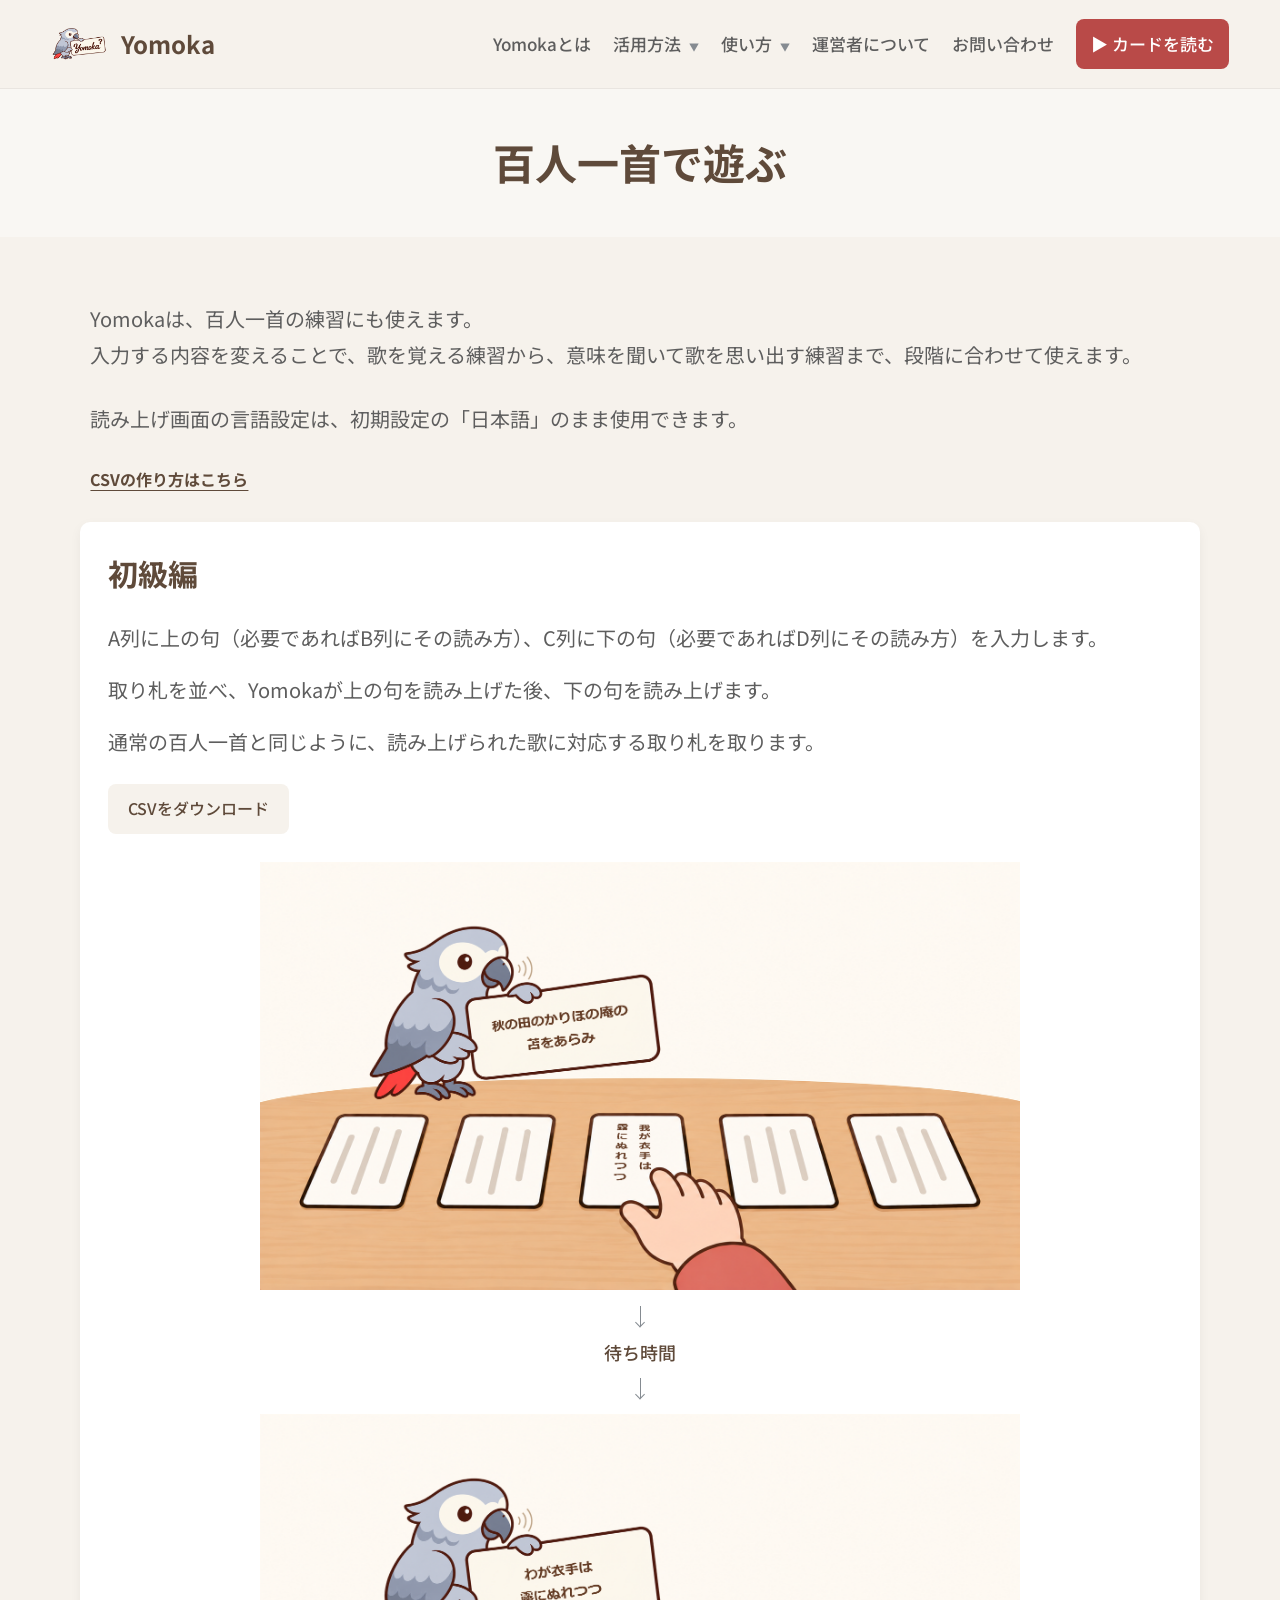
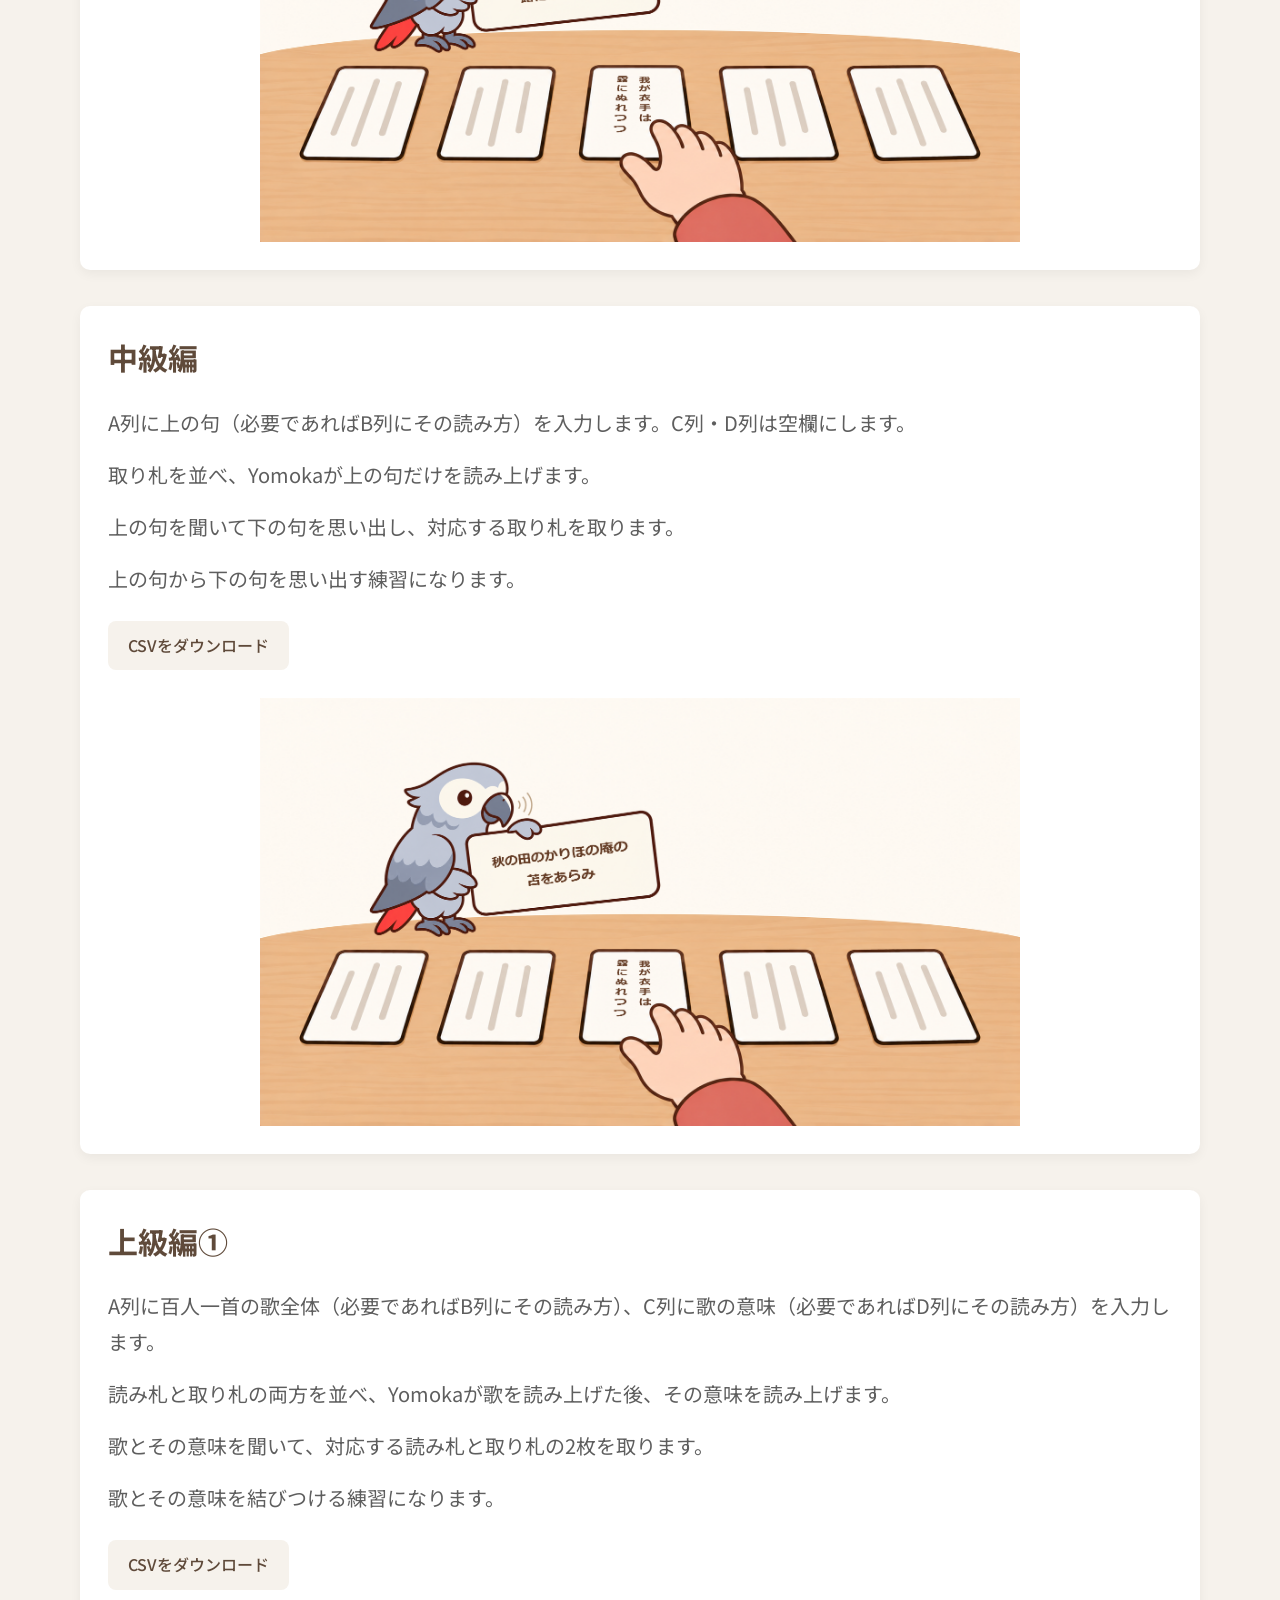
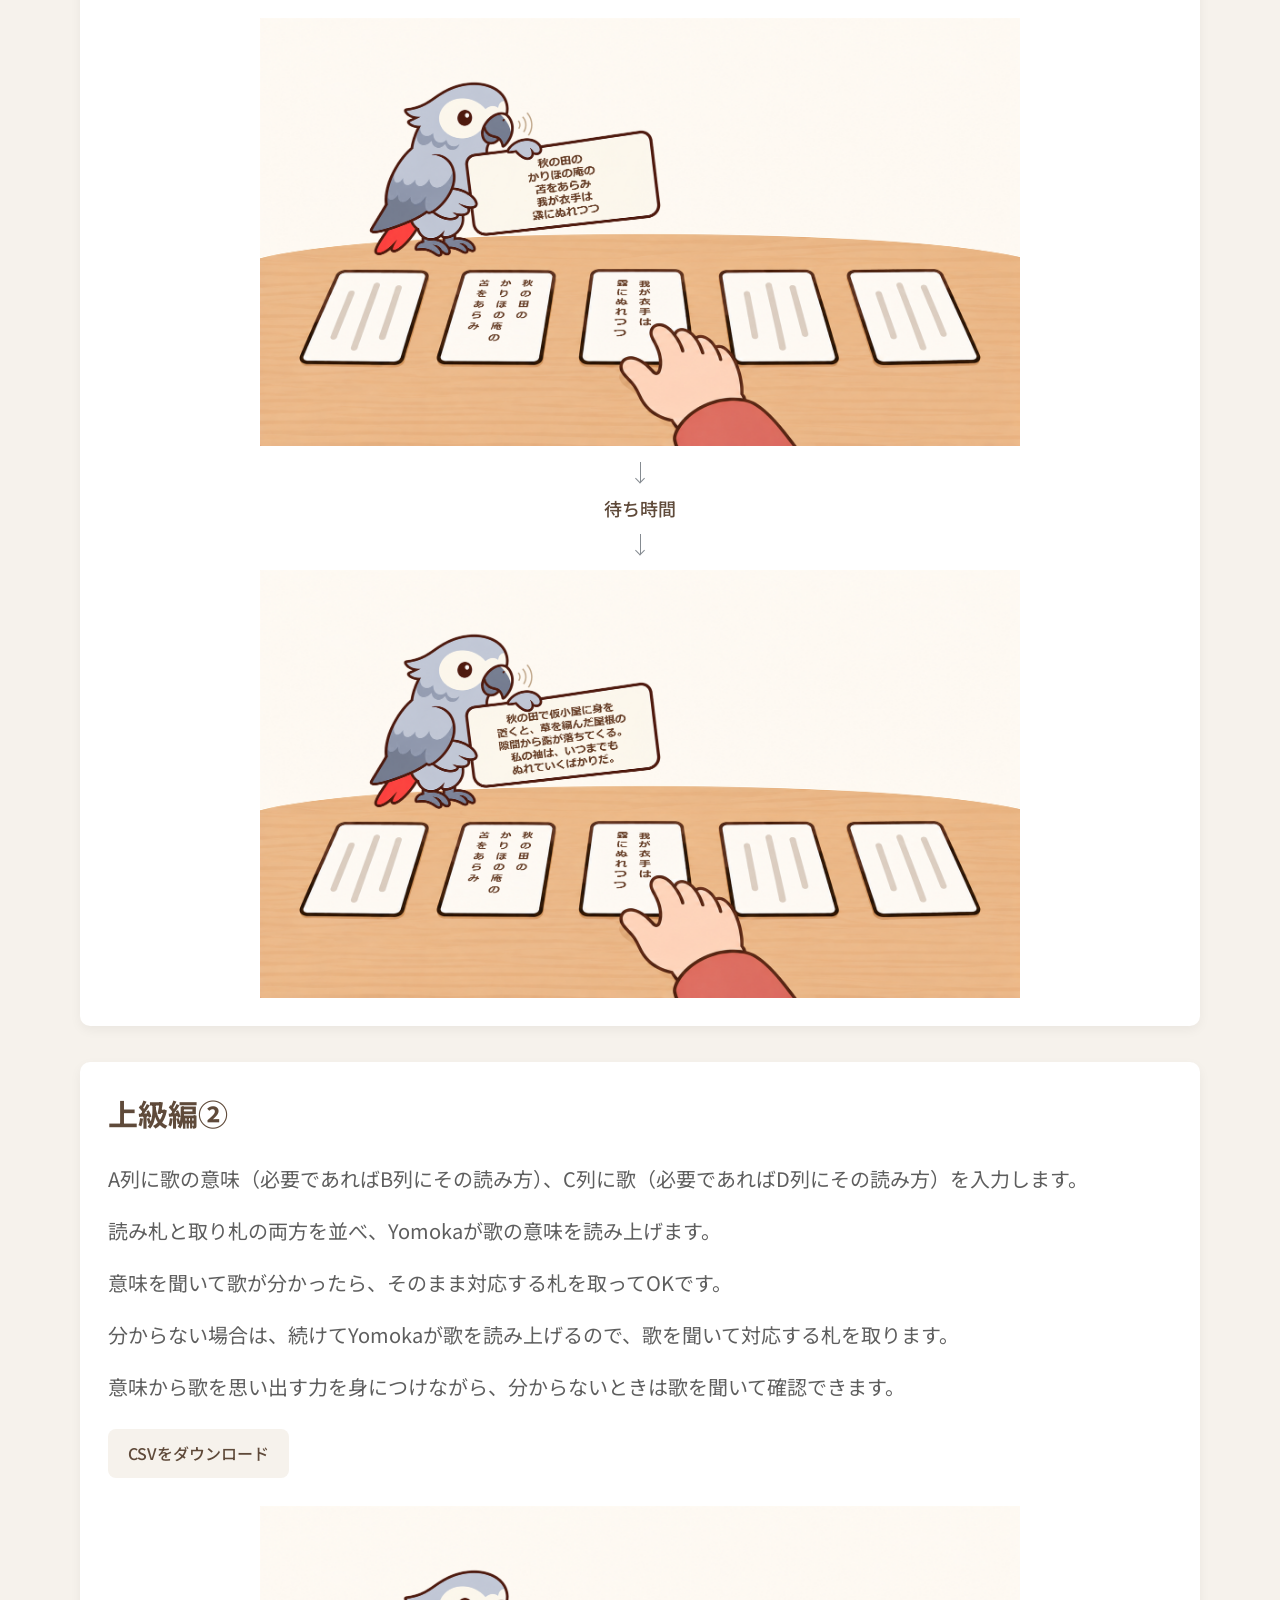
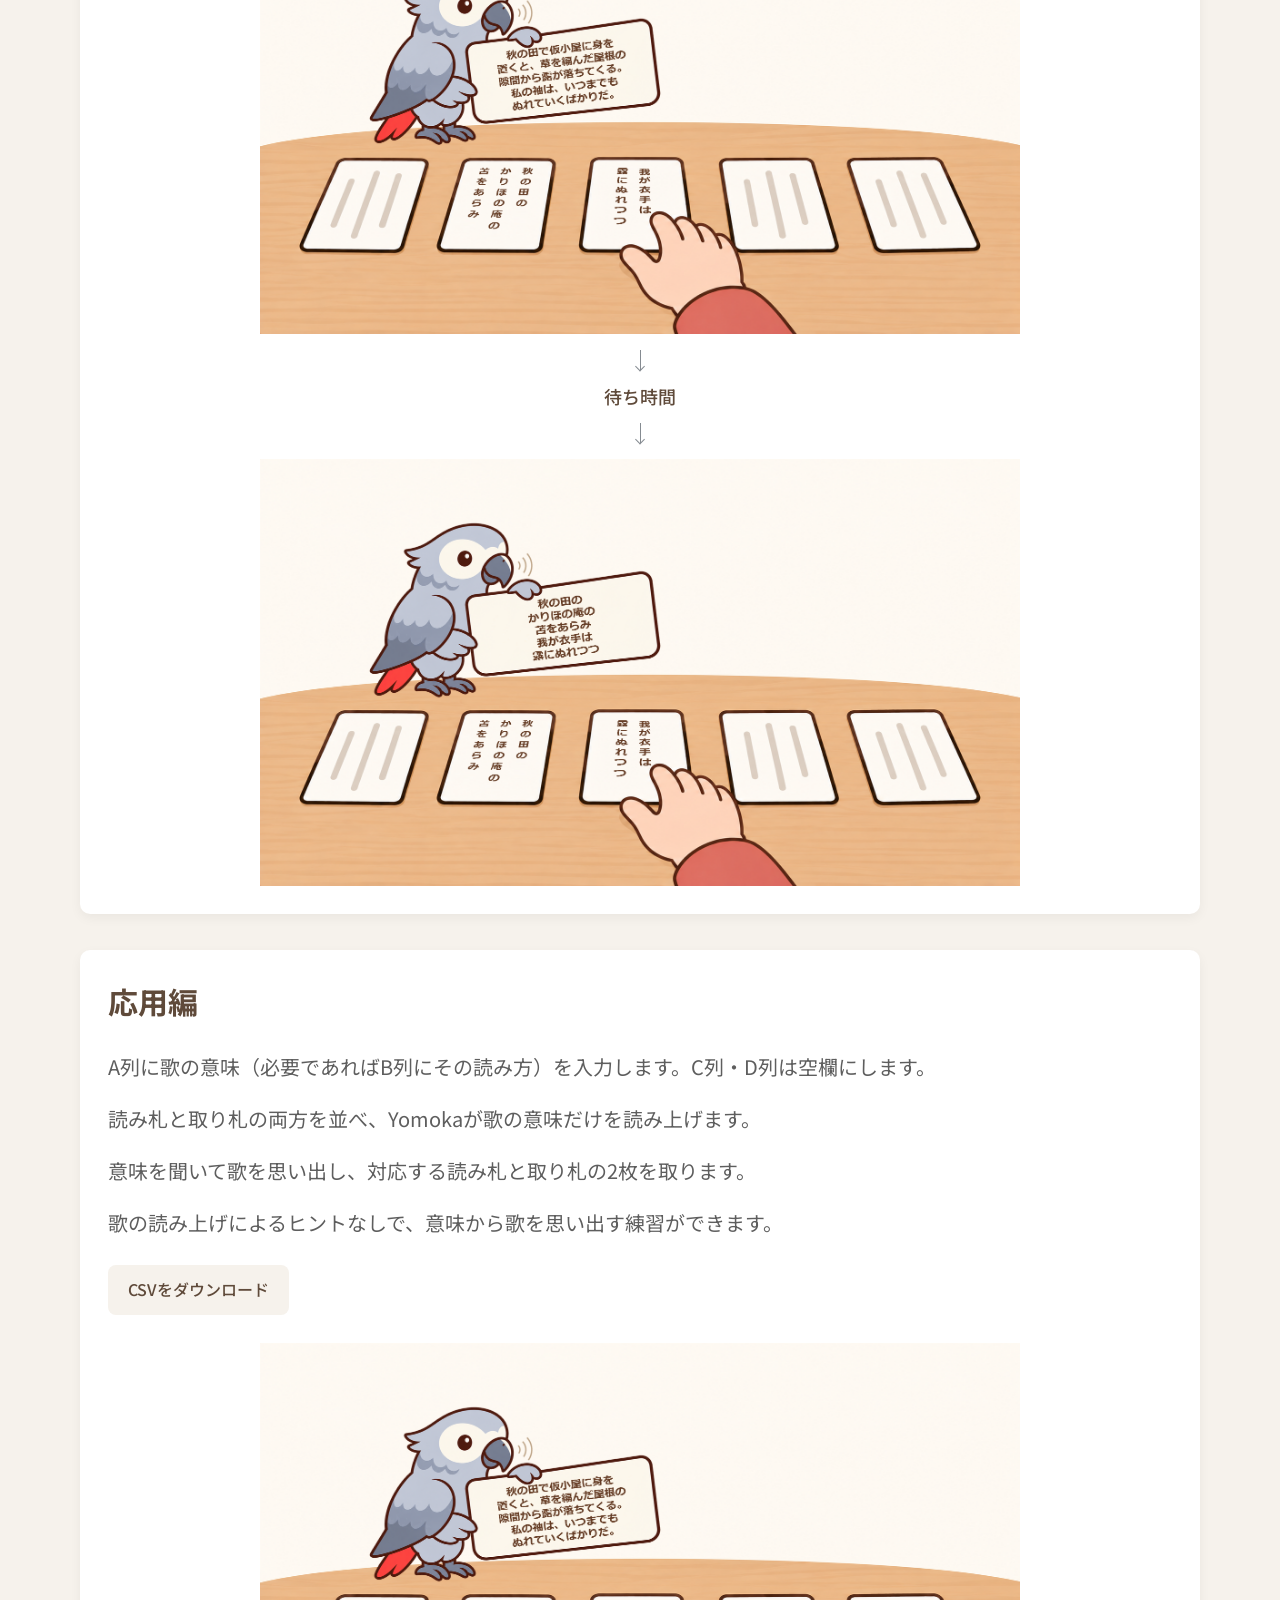
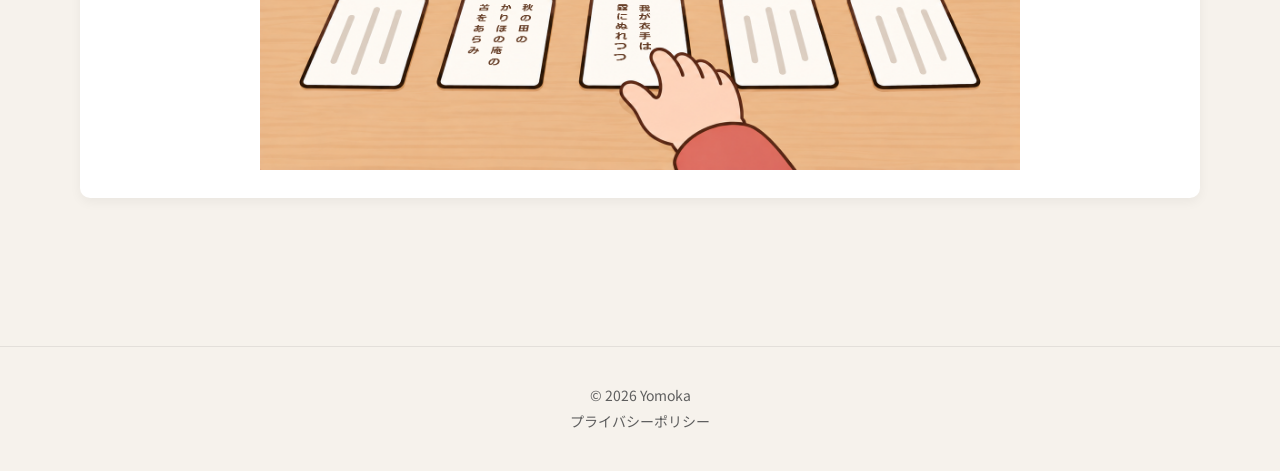
<file: hyakunin-isshu.html>
<!DOCTYPE html>
<html lang="ja"><head>
<!-- Google tag (gtag.js) -->
<script async src="https://www.googletagmanager.com/gtag/js?id=G-VE0PL207WV"></script>
<script>
  window.dataLayer = window.dataLayer || [];
  function gtag(){dataLayer.push(arguments);}
  gtag('js', new Date());

  gtag('config', 'G-VE0PL207WV');
</script>
<meta charset="UTF-8"><meta name="viewport" content="width=device-width, initial-scale=1.0"><title>百人一首で遊ぶ｜Yomoka</title><meta name="description" content="Yomokaを使った百人一首の遊び方・練習方法をご紹介します。上の句から下の句を思い出す練習や、歌の意味を聞いて札を探す方法を、CSVの入力例とともに説明します。"><link rel="canonical" href="https://hello-yomoka.github.io/hyakunin-isshu.html"><link rel="stylesheet" href="css/style.css?v=908379fdee5a"><link rel="preconnect" href="https://fonts.googleapis.com"><link rel="preconnect" href="https://fonts.gstatic.com" crossorigin><link href="https://fonts.googleapis.com/css2?family=Noto+Sans+JP:wght@400;500;700&display=swap" rel="stylesheet"><link rel="stylesheet" href="css/usage-lightbox.css?v=c90c31dd1bd8"></head><body>
<header class="header"><div class="container header-inner"><a href="/" class="logo"><img src="images/logo.png" alt="Yomoka ロゴ"><span>Yomoka</span></a><nav aria-label="メインナビゲーション"><ul class="nav"><li><a href="about.html">Yomokaとは</a></li><li class="nav-dropdown"><div class="nav-dropdown-label"><a href="use-cases.html">活用方法 <span class="nav-dropdown-indicator" aria-hidden="true">▼</span></a><button class="nav-dropdown-toggle" type="button" aria-expanded="false" aria-controls="case-submenu" aria-label="活用方法の詳細を開く">▼</button></div><ul class="nav-submenu" id="case-submenu"><li><a href="use-cases.html">活用方法一覧</a></li><li><a href="proverb-karuta.html">① 市販のことわざかるたで遊ぶ</a></li><li><a href="hyakunin-isshu.html">② 百人一首で遊ぶ</a></li><li><a href="english-cards.html">③ 英単語カードで英語を学ぶ</a></li></ul></li><li><a href="usage.html">使い方</a></li><li><a href="operator.html">運営者について</a></li><li><a href="https://forms.gle/XRMqAVYMLcaAQ1Hg7" target="_blank" rel="noopener noreferrer">お問い合わせ</a></li><li class="nav-cta"><a href="player.html">▶ カードを読む</a></li></ul></nav></div></header>
<main class="content-page"><section class="page-hero"><div class="container"><h1>百人一首で遊ぶ</h1></div></section><section class="section content-start"><div class="container"><p class="use-case-intro">Yomokaは、百人一首の練習にも使えます。<br>入力する内容を変えることで、歌を覚える練習から、意味を聞いて歌を思い出す練習まで、段階に合わせて使えます。</p>
<p class="use-case-intro">読み上げ画面の言語設定は、初期設定の「日本語」のまま使用できます。</p>
<p class="use-case-intro"><a class="csv-link" href="csv.html">CSVの作り方はこちら</a></p><div class="level-grid">
<article class="card level-card"><h2>初級編</h2><p>A列に上の句（必要であればB列にその読み方）、C列に下の句（必要であればD列にその読み方）を入力します。</p><p>取り札を並べ、Yomokaが上の句を読み上げた後、下の句を読み上げます。</p><p>通常の百人一首と同じように、読み上げられた歌に対応する取り札を取ります。</p><a class="btn-primary hyakunin-download" href="data/hyakunin-isshu/hyakunin-isshu-beginner.csv" download>CSVをダウンロード</a><div class="learning-visual hyakunin-sequence"><img class="learning-illustration" data-lightbox src="images/hyakunin-isshu/hyakunin-isshu-kami-no-ku.png" width="1672" height="941" alt="Yomokaが百人一首の上の句を読み上げ、対応する取り札を取る様子"><div class="proverb-wait-flow"><span class="proverb-flow-arrow" aria-hidden="true"></span><span>待ち時間</span><span class="proverb-flow-arrow" aria-hidden="true"></span></div><img class="learning-illustration" data-lightbox src="images/hyakunin-isshu/hyakunin-isshu-shimo-no-ku.png" width="1672" height="941" alt="百人一首の下の句と、それに対応する取り札のイメージ"></div></article>
<article class="card level-card"><h2>中級編</h2><p>A列に上の句（必要であればB列にその読み方）を入力します。C列・D列は空欄にします。</p><p>取り札を並べ、Yomokaが上の句だけを読み上げます。</p><p>上の句を聞いて下の句を思い出し、対応する取り札を取ります。</p><p>上の句から下の句を思い出す練習になります。</p><a class="btn-primary hyakunin-download" href="data/hyakunin-isshu/hyakunin-isshu-intermediate.csv" download>CSVをダウンロード</a><div class="learning-visual hyakunin-sequence"><img class="learning-illustration" data-lightbox src="images/hyakunin-isshu/hyakunin-isshu-kami-no-ku.png" width="1672" height="941" alt="Yomokaが百人一首の上の句を読み上げ、対応する取り札を取る様子"></div></article>
<article class="card level-card"><h2>上級編①</h2><p>A列に百人一首の歌全体（必要であればB列にその読み方）、C列に歌の意味（必要であればD列にその読み方）を入力します。</p><p>読み札と取り札の両方を並べ、Yomokaが歌を読み上げた後、その意味を読み上げます。</p><p>歌とその意味を聞いて、対応する読み札と取り札の2枚を取ります。</p><p>歌とその意味を結びつける練習になります。</p><a class="btn-primary hyakunin-download" href="data/hyakunin-isshu/hyakunin-isshu-advanced-1.csv" download>CSVをダウンロード</a><div class="learning-visual hyakunin-sequence"><img class="learning-illustration" data-lightbox src="images/hyakunin-isshu/hyakunin-isshu-full-poem.png" width="1672" height="941" alt="Yomokaが百人一首の歌全体を読み上げ、読み札と取り札を確認する様子"><div class="proverb-wait-flow"><span class="proverb-flow-arrow" aria-hidden="true"></span><span>待ち時間</span><span class="proverb-flow-arrow" aria-hidden="true"></span></div><img class="learning-illustration" data-lightbox src="images/hyakunin-isshu/hyakunin-isshu-meaning.png" width="1672" height="941" alt="Yomokaが百人一首の歌の意味を読み上げ、対応する読み札と取り札を探す様子"></div></article>
<article class="card level-card"><h2>上級編②</h2><p>A列に歌の意味（必要であればB列にその読み方）、C列に歌（必要であればD列にその読み方）を入力します。</p><p>読み札と取り札の両方を並べ、Yomokaが歌の意味を読み上げます。</p><p>意味を聞いて歌が分かったら、そのまま対応する札を取ってOKです。</p><p>分からない場合は、続けてYomokaが歌を読み上げるので、歌を聞いて対応する札を取ります。</p><p>意味から歌を思い出す力を身につけながら、分からないときは歌を聞いて確認できます。</p><a class="btn-primary hyakunin-download" href="data/hyakunin-isshu/hyakunin-isshu-advanced-2.csv" download>CSVをダウンロード</a><div class="learning-visual hyakunin-sequence"><img class="learning-illustration" data-lightbox src="images/hyakunin-isshu/hyakunin-isshu-meaning.png" width="1672" height="941" alt="Yomokaが百人一首の歌の意味を読み上げ、対応する読み札と取り札を探す様子"><div class="proverb-wait-flow"><span class="proverb-flow-arrow" aria-hidden="true"></span><span>待ち時間</span><span class="proverb-flow-arrow" aria-hidden="true"></span></div><img class="learning-illustration" data-lightbox src="images/hyakunin-isshu/hyakunin-isshu-full-poem.png" width="1672" height="941" alt="Yomokaが百人一首の歌全体を読み上げ、読み札と取り札を確認する様子"></div></article>
<article class="card level-card"><h2>応用編</h2><p>A列に歌の意味（必要であればB列にその読み方）を入力します。C列・D列は空欄にします。</p><p>読み札と取り札の両方を並べ、Yomokaが歌の意味だけを読み上げます。</p><p>意味を聞いて歌を思い出し、対応する読み札と取り札の2枚を取ります。</p><p>歌の読み上げによるヒントなしで、意味から歌を思い出す練習ができます。</p><a class="btn-primary hyakunin-download" href="data/hyakunin-isshu/hyakunin-isshu-practice.csv" download>CSVをダウンロード</a><div class="learning-visual hyakunin-sequence"><img class="learning-illustration" data-lightbox src="images/hyakunin-isshu/hyakunin-isshu-meaning.png" width="1672" height="941" alt="Yomokaが百人一首の歌の意味を読み上げ、対応する読み札と取り札を探す様子"></div></article>
</div></div></section></main><footer><div class="container"><p>© 2026 Yomoka</p><p><a href="privacy.html">プライバシーポリシー</a></p></div></footer><script src="js/script.js"></script><script src="js/usage-lightbox.js?v=734395eebab5"></script></body></html>
</file>
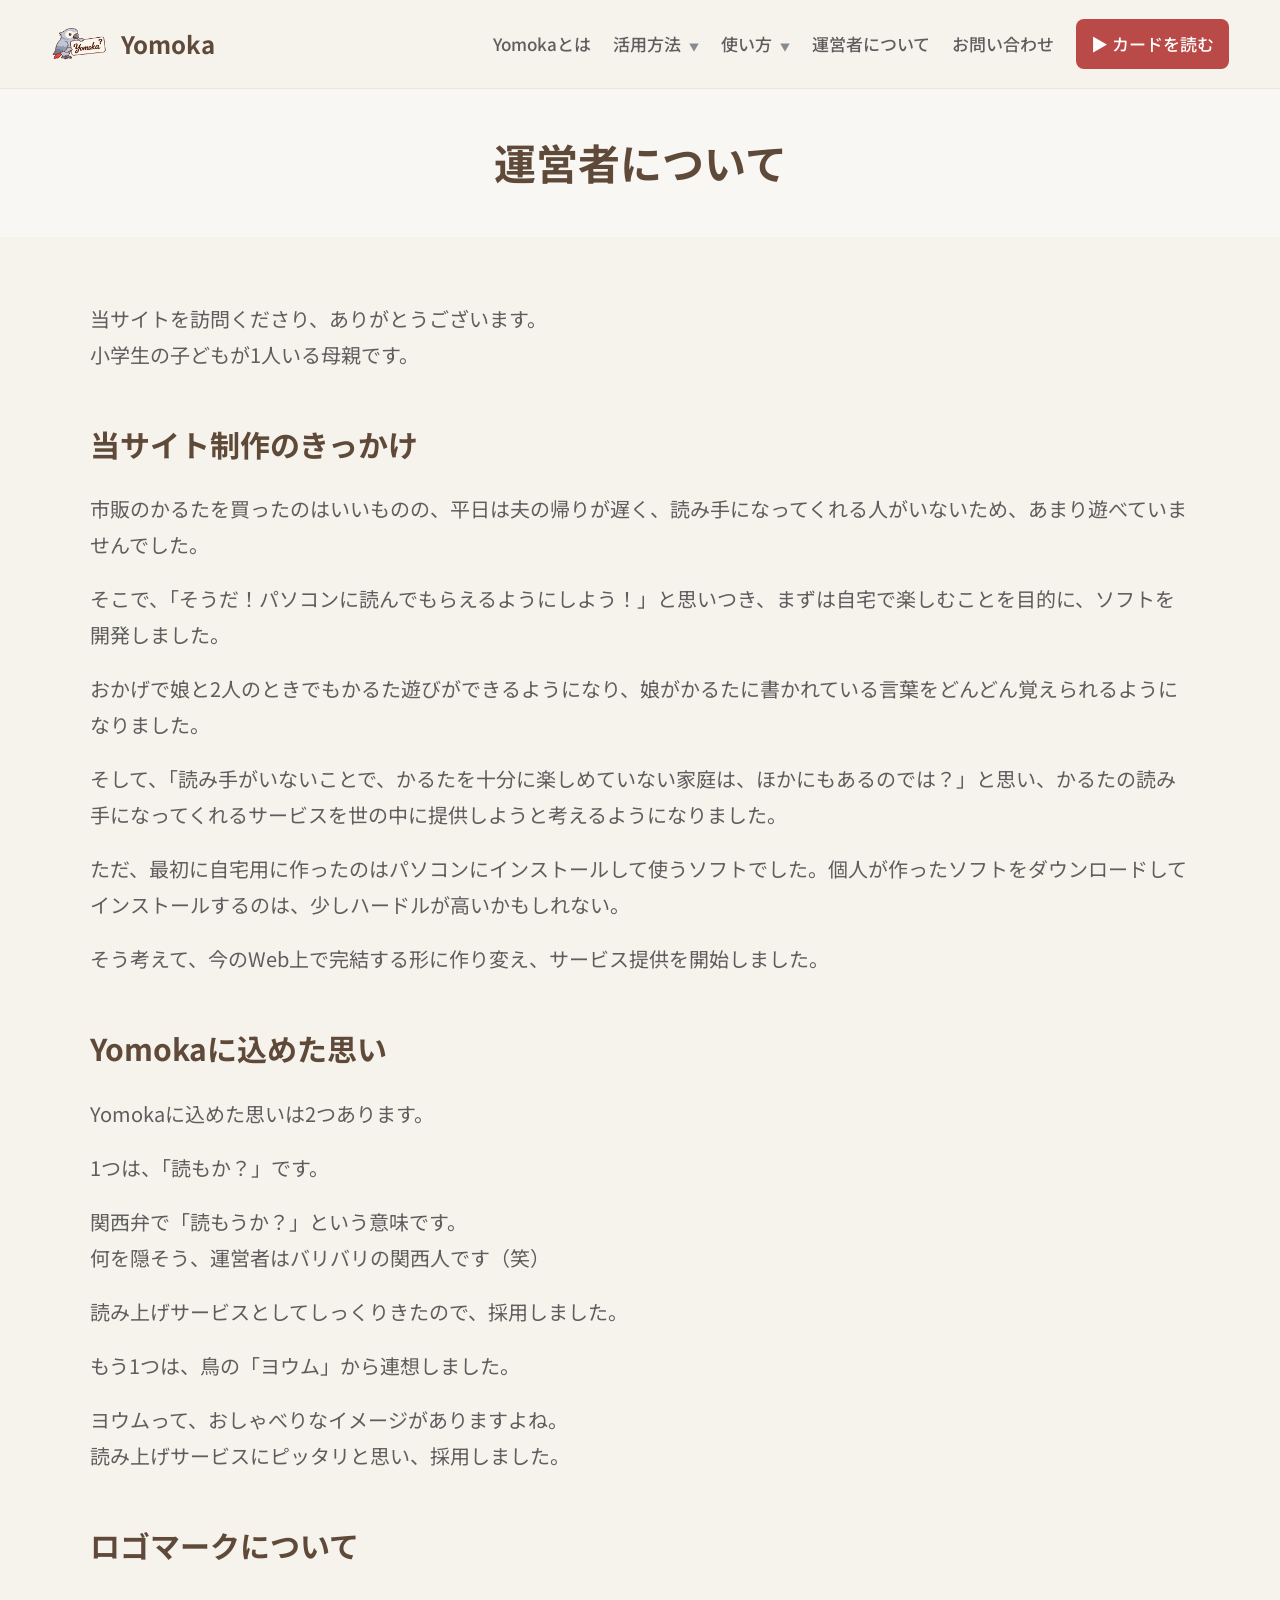
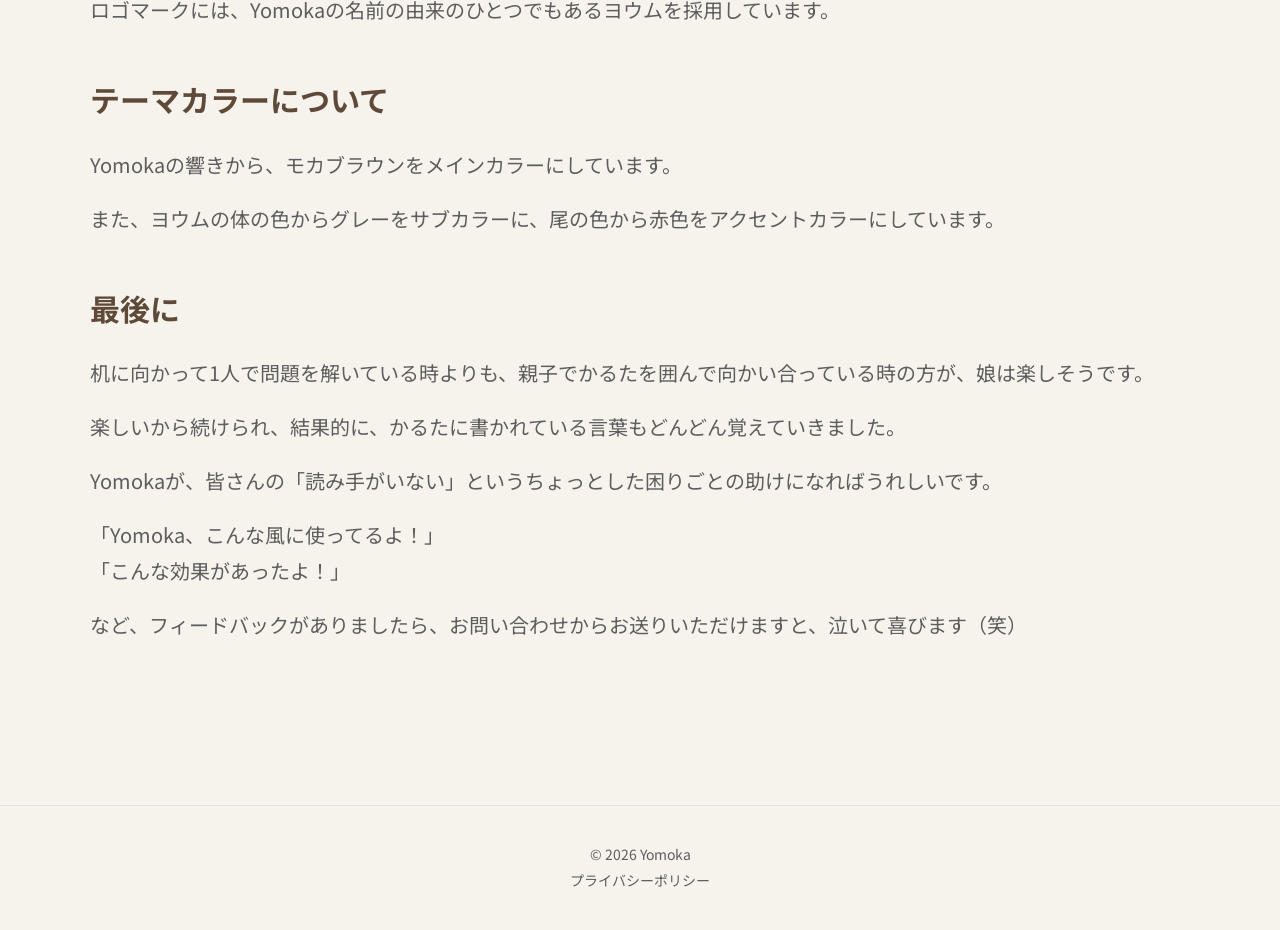
<file: operator.html>
<!DOCTYPE html>
<html lang="ja"><head>
<!-- Google tag (gtag.js) -->
<script async src="https://www.googletagmanager.com/gtag/js?id=G-VE0PL207WV"></script>
<script>
  window.dataLayer = window.dataLayer || [];
  function gtag(){dataLayer.push(arguments);}
  gtag('js', new Date());

  gtag('config', 'G-VE0PL207WV');
</script>
<meta charset="UTF-8"><meta name="viewport" content="width=device-width, initial-scale=1.0"><title>運営者について｜Yomoka</title><meta name="description" content="Yomokaの運営者が、かるたの読み手がいない家庭での経験からサービスを作ったきっかけと、Yomokaに込めた思いをご紹介します。"><link rel="canonical" href="https://hello-yomoka.github.io/operator.html"><link rel="stylesheet" href="css/style.css"><link rel="preconnect" href="https://fonts.googleapis.com"><link rel="preconnect" href="https://fonts.gstatic.com" crossorigin><link href="https://fonts.googleapis.com/css2?family=Noto+Sans+JP:wght@400;500;700&display=swap" rel="stylesheet"></head><body>
<header class="header"><div class="container header-inner"><a href="/" class="logo"><img src="images/logo.png" alt="Yomoka ロゴ"><span>Yomoka</span></a><nav aria-label="メインナビゲーション"><ul class="nav"><li><a href="about.html">Yomokaとは</a></li><li class="nav-dropdown"><div class="nav-dropdown-label"><a href="use-cases.html">活用方法 <span class="nav-dropdown-indicator" aria-hidden="true">▼</span></a><button class="nav-dropdown-toggle" type="button" aria-expanded="false" aria-controls="case-submenu" aria-label="活用方法の詳細を開く">▼</button></div><ul class="nav-submenu" id="case-submenu"><li><a href="use-cases.html">活用方法一覧</a></li><li><a href="proverb-karuta.html">① 市販のことわざかるたで遊ぶ</a></li><li><a href="hyakunin-isshu.html">② 百人一首で遊ぶ</a></li><li><a href="english-cards.html">③ 英単語カードで英語を学ぶ</a></li></ul></li><li><a href="usage.html">使い方</a></li><li><a href="operator.html" aria-current="page">運営者について</a></li><li><a href="https://forms.gle/XRMqAVYMLcaAQ1Hg7" target="_blank" rel="noopener noreferrer">お問い合わせ</a></li><li class="nav-cta"><a href="player.html">▶ カードを読む</a></li></ul></nav></div></header>
<main class="content-page operator-page">
<section class="page-hero"><div class="container"><h1>運営者について</h1></div></section>
<section class="section operator-section content-start"><div class="container operator-content">
<p>当サイトを訪問くださり、ありがとうございます。<br>小学生の子どもが1人いる母親です。</p>

<h2>当サイト制作のきっかけ</h2>
<p>市販のかるたを買ったのはいいものの、平日は夫の帰りが遅く、読み手になってくれる人がいないため、あまり遊べていませんでした。</p>
<p>そこで、「そうだ！パソコンに読んでもらえるようにしよう！」と思いつき、まずは自宅で楽しむことを目的に、ソフトを開発しました。</p>
<p>おかげで娘と2人のときでもかるた遊びができるようになり、娘がかるたに書かれている言葉をどんどん覚えられるようになりました。</p>
<p>そして、「読み手がいないことで、かるたを十分に楽しめていない家庭は、ほかにもあるのでは？」と思い、かるたの読み手になってくれるサービスを世の中に提供しようと考えるようになりました。</p>
<p>ただ、最初に自宅用に作ったのはパソコンにインストールして使うソフトでした。個人が作ったソフトをダウンロードしてインストールするのは、少しハードルが高いかもしれない。</p>
<p>そう考えて、今のWeb上で完結する形に作り変え、サービス提供を開始しました。</p>

<h2>Yomokaに込めた思い</h2>
<p>Yomokaに込めた思いは2つあります。</p>
<p>1つは、「読もか？」です。</p>
<p>関西弁で「読もうか？」という意味です。<br>何を隠そう、運営者はバリバリの関西人です（笑）</p>
<p>読み上げサービスとしてしっくりきたので、採用しました。</p>
<p>もう1つは、鳥の「ヨウム」から連想しました。</p>
<p>ヨウムって、おしゃべりなイメージがありますよね。<br>読み上げサービスにピッタリと思い、採用しました。</p>

<h2>ロゴマークについて</h2>
<p>ロゴマークには、Yomokaの名前の由来のひとつでもあるヨウムを採用しています。</p>

<h2>テーマカラーについて</h2>
<p>Yomokaの響きから、モカブラウンをメインカラーにしています。</p>
<p>また、ヨウムの体の色からグレーをサブカラーに、尾の色から赤色をアクセントカラーにしています。</p>

<h2>最後に</h2>
<p>机に向かって1人で問題を解いている時よりも、親子でかるたを囲んで向かい合っている時の方が、娘は楽しそうです。</p>
<p>楽しいから続けられ、結果的に、かるたに書かれている言葉もどんどん覚えていきました。</p>
<p>Yomokaが、皆さんの「読み手がいない」というちょっとした困りごとの助けになればうれしいです。</p>
<p>「Yomoka、こんな風に使ってるよ！」<br>「こんな効果があったよ！」</p>
<p>など、フィードバックがありましたら、お問い合わせからお送りいただけますと、泣いて喜びます（笑）</p>
</div></section>
</main><footer><div class="container"><p>© 2026 Yomoka</p><p><a href="privacy.html">プライバシーポリシー</a></p></div></footer><script src="js/script.js"></script></body></html>
</file>
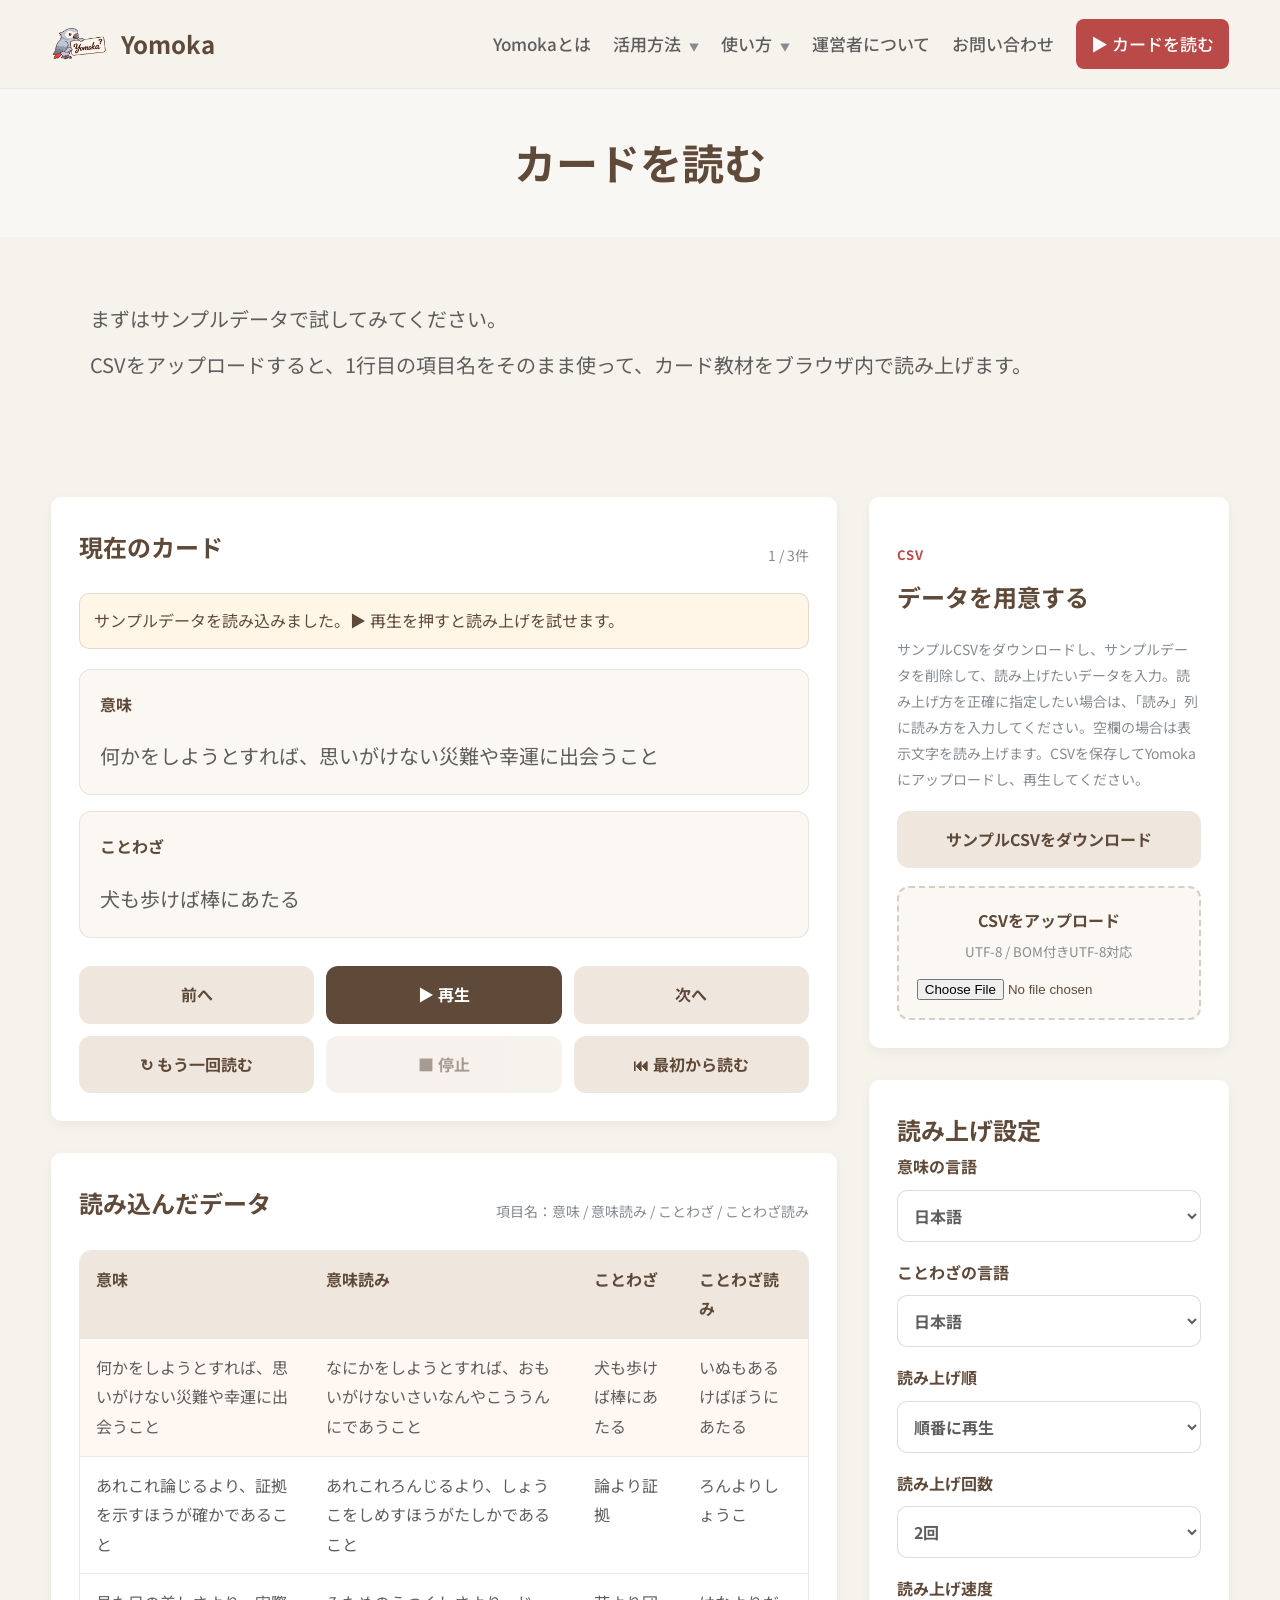
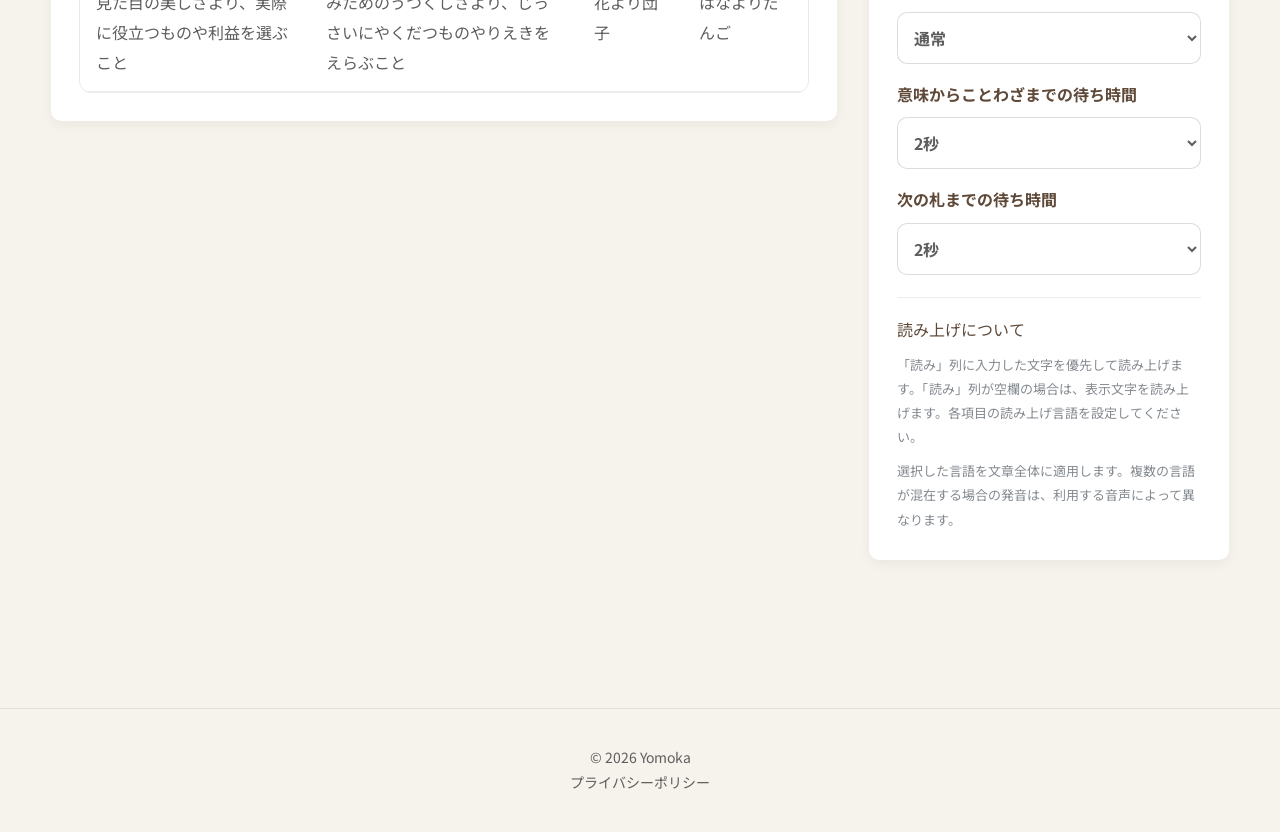
<file: player.html>
<!DOCTYPE html>
<html lang="ja">
<head>
<!-- Google tag (gtag.js) -->
<script async src="https://www.googletagmanager.com/gtag/js?id=G-VE0PL207WV"></script>
<script>
  window.dataLayer = window.dataLayer || [];
  function gtag(){dataLayer.push(arguments);}
  gtag('js', new Date());

  gtag('config', 'G-VE0PL207WV');
</script>

    <meta charset="UTF-8">
    <meta name="viewport" content="width=device-width, initial-scale=1.0">
    <title>カードを読む（読み上げ画面）｜Yomoka</title>
    <meta name="description" content="Yomokaの読み上げ画面です。CSVを読み込み、ブラウザ上でカード教材を読み上げます。"><link rel="canonical" href="https://hello-yomoka.github.io/player.html">
    <link rel="stylesheet" href="css/style.css">
    <link rel="stylesheet" href="css/player.css">
    <link rel="preconnect" href="https://fonts.googleapis.com">
    <link rel="preconnect" href="https://fonts.gstatic.com" crossorigin>
    <link href="https://fonts.googleapis.com/css2?family=Noto+Sans+JP:wght@400;500;700&display=swap" rel="stylesheet">
</head>
<body>
<header class="header">
    <div class="container header-inner">
        <a href="/" class="logo"><img src="images/logo.png" alt="Yomoka ロゴ"><span>Yomoka</span></a>
        <nav aria-label="メインナビゲーション">
            <ul class="nav">
                <li><a href="about.html">Yomokaとは</a></li>
                <li class="nav-dropdown"><div class="nav-dropdown-label"><a href="use-cases.html">活用方法 <span class="nav-dropdown-indicator" aria-hidden="true">▼</span></a><button class="nav-dropdown-toggle" type="button" aria-expanded="false" aria-controls="case-submenu" aria-label="活用方法の詳細を開く">▼</button></div><ul class="nav-submenu" id="case-submenu"><li><a href="use-cases.html">活用方法一覧</a></li><li><a href="proverb-karuta.html">① 市販のことわざかるたで遊ぶ</a></li><li><a href="hyakunin-isshu.html">② 百人一首で遊ぶ</a></li><li><a href="english-cards.html">③ 英単語カードで英語を学ぶ</a></li></ul></li>
                <li><a href="usage.html">使い方</a></li>
                <li><a href="operator.html">運営者について</a></li>
                <li><a href="https://forms.gle/XRMqAVYMLcaAQ1Hg7" target="_blank" rel="noopener noreferrer">お問い合わせ</a></li>
                <li class="nav-cta"><a href="player.html" aria-current="page">▶ カードを読む</a></li>
            </ul>
        </nav>
    </div>
</header>

<main class="content-page player-main">
    <section class="page-hero">
        <div class="container"><h1>カードを読む</h1></div>
    </section>

    <section class="section player-intro content-start"><div class="container"><div class="player-intro-content content-prose"><p>まずはサンプルデータで試してみてください。</p><p>CSVをアップロードすると、1行目の項目名をそのまま使って、カード教材をブラウザ内で読み上げます。</p></div></div></section>

    <section class="section player-section">
        <div class="container player-layout">
            <div class="player-column player-column-main">
                <section class="card player-card now-card" aria-labelledby="current-title">
                    <div class="section-heading-row">
                        <div><h2 id="current-title">現在のカード</h2></div>
                        <p class="data-count" id="data-count">0件</p>
                    </div>
                    <div id="message" class="message" role="status" aria-live="polite"></div>
                    <div class="current-card" id="current-card"></div>
                    <div class="control-grid" aria-label="再生コントロール">
                        <button type="button" class="btn-control btn-main" id="play-button">▶ 再生</button>
                        <button type="button" class="btn-control" id="stop-button">■ 停止</button>
                        <button type="button" class="btn-control" id="prev-button">前へ</button>
                        <button type="button" class="btn-control" id="next-button">次へ</button>
                        <button type="button" class="btn-control" id="repeat-button">↻ もう一回読む</button>
                        <button type="button" class="btn-control" id="restart-button">⏮ 最初から読む</button>
                    </div>
                </section>

                <section class="card player-card" aria-labelledby="table-title">
                    <div class="section-heading-row">
                        <div><h2 id="table-title">読み込んだデータ</h2></div>
                        <p class="field-list" id="field-list"></p>
                    </div>
                    <div class="table-wrap" id="table-wrap"></div>
                </section>
            </div>

            <aside class="player-column player-sidebar">
                <section class="card player-card" aria-labelledby="csv-title">
                    <p class="eyebrow">CSV</p>
                    <h2 id="csv-title">データを用意する</h2>
                    <p class="small-copy">サンプルCSVをダウンロードし、サンプルデータを削除して、読み上げたいデータを入力。読み上げ方を正確に指定したい場合は、「読み」列に読み方を入力してください。空欄の場合は表示文字を読み上げます。CSVを保存してYomokaにアップロードし、再生してください。</p>
                    <a class="btn-secondary" href="data/sample.csv" download>サンプルCSVをダウンロード</a>
                    <label class="upload-box" for="csv-file">
                        <span>CSVをアップロード</span>
                        <small>UTF-8 / BOM付きUTF-8対応</small>
                        <input type="file" id="csv-file" accept=".csv,text/csv">
                    </label>
                </section>

                <section class="card player-card" aria-labelledby="settings-title">
                    <h2 id="settings-title">読み上げ設定</h2>
                    <div class="settings-grid">
                        <label><span id="first-language-label">項目1の言語</span><select id="first-language-select"><option value="ja-JP" selected>日本語</option><option value="en-US">英語（米国）</option><option value="zh-CN">中国語</option><option value="es-ES">スペイン語</option><option value="hi-IN">ヒンディー語</option><option value="pt-BR">ポルトガル語</option><option value="bn-BD">ベンガル語</option><option value="ru-RU">ロシア語</option></select></label>
                        <label id="second-language-setting"><span id="second-language-label">項目2の言語</span><select id="second-language-select"><option value="ja-JP" selected>日本語</option><option value="en-US">英語（米国）</option><option value="zh-CN">中国語</option><option value="es-ES">スペイン語</option><option value="hi-IN">ヒンディー語</option><option value="pt-BR">ポルトガル語</option><option value="bn-BD">ベンガル語</option><option value="ru-RU">ロシア語</option></select></label>
                        <label>読み上げ順<select id="order-select"><option value="sequential">順番に再生</option><option value="random">ランダム再生</option></select></label>
                        <label>読み上げ回数<select id="repeat-select"></select></label>
                        <label>読み上げ速度<select id="rate-select"><option value="0.5">とてもゆっくり</option><option value="0.8">少しゆっくり</option><option value="1" selected>通常</option><option value="1.3">少し速い</option><option value="1.7">速い</option><option value="2.0">とても速い</option></select></label>
                        <label id="between-fields-setting"><span id="field-delay-label">項目1から項目2までの待ち時間</span><select id="field-delay-select"></select></label>
                        <label>次の札までの待ち時間<select id="card-delay-select"></select></label>
                    </div>
                    <div class="tts-notes">
                        <h3>読み上げについて</h3>
                        <p>「読み」列に入力した文字を優先して読み上げます。「読み」列が空欄の場合は、表示文字を読み上げます。各項目の読み上げ言語を設定してください。</p>
                        <p>選択した言語を文章全体に適用します。複数の言語が混在する場合の発音は、利用する音声によって異なります。</p>
                    </div>
                </section>
            </aside>
        </div>
    </section>
</main>

<footer><div class="container"><p>© 2026 Yomoka</p><p><a href="privacy.html">プライバシーポリシー</a></p></div></footer>
<script src="js/script.js"></script>
<script src="js/player.js"></script>
</body>
</html>
</file>
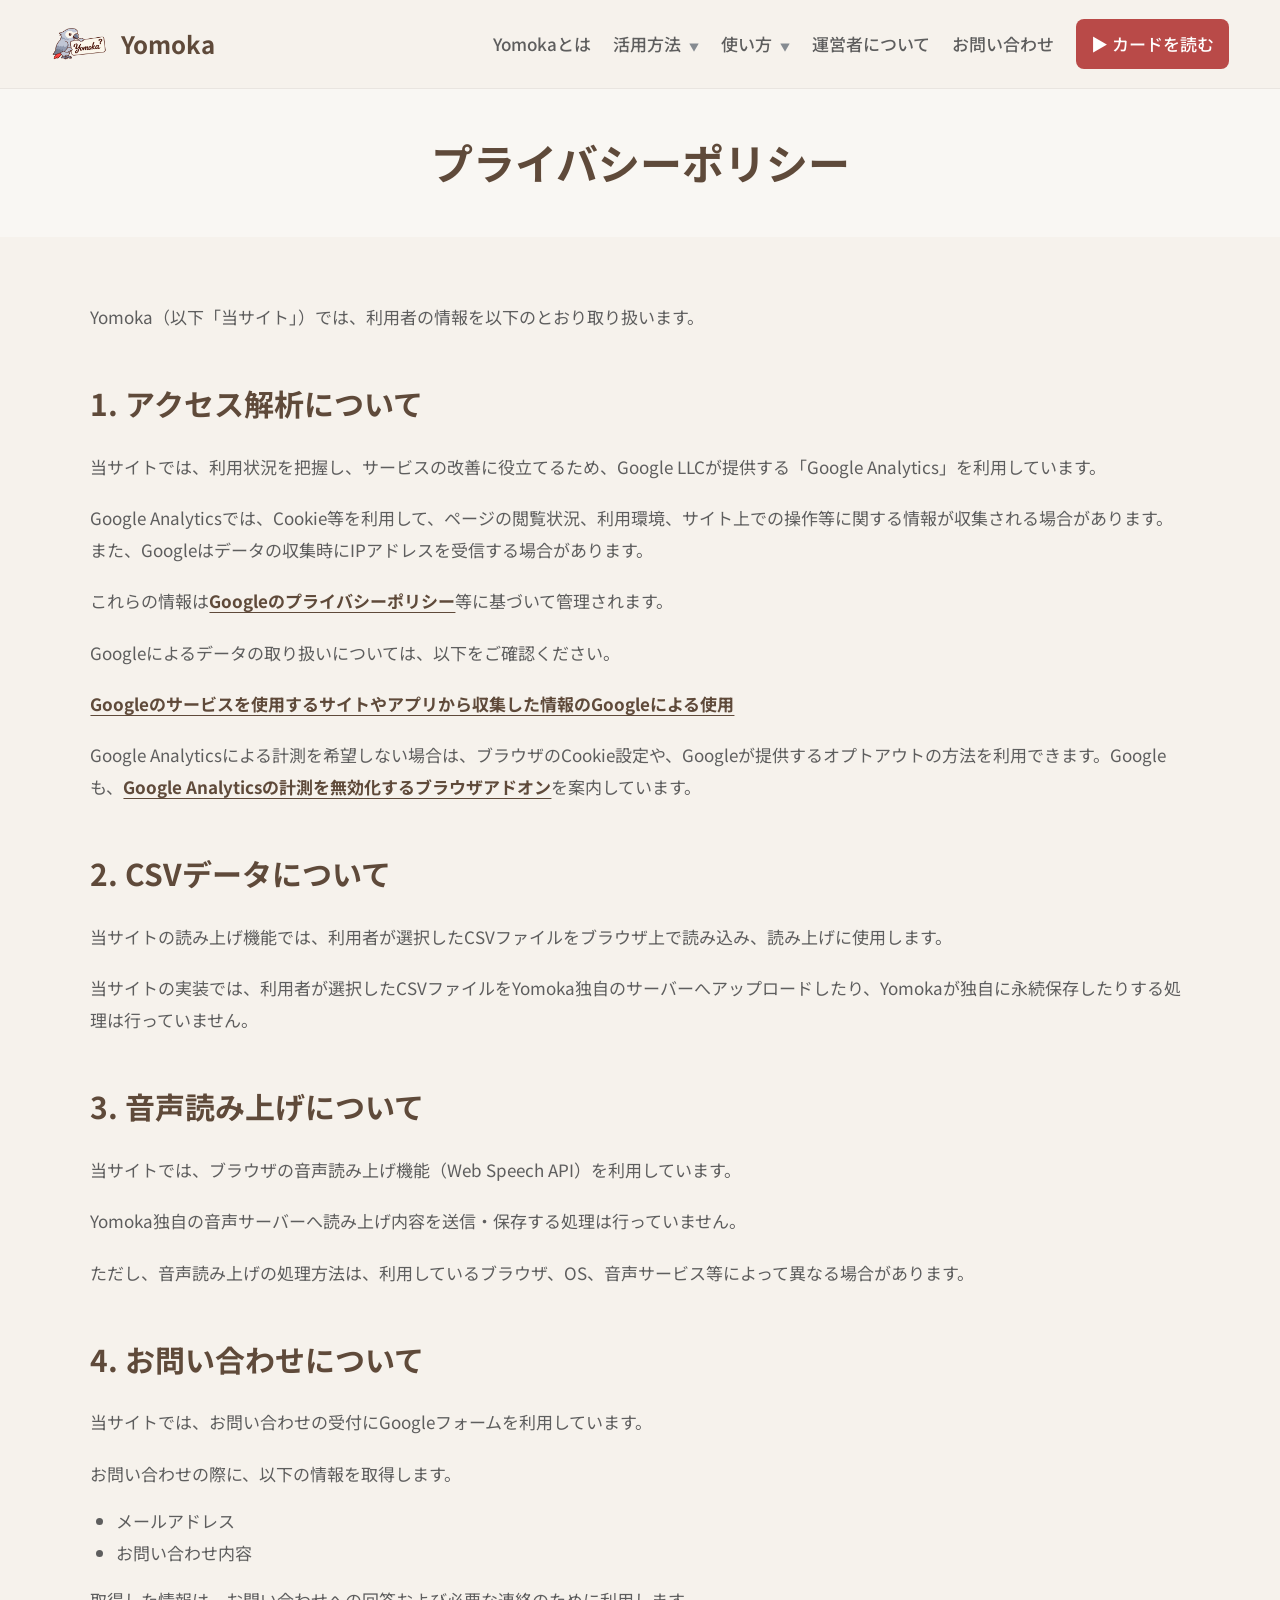
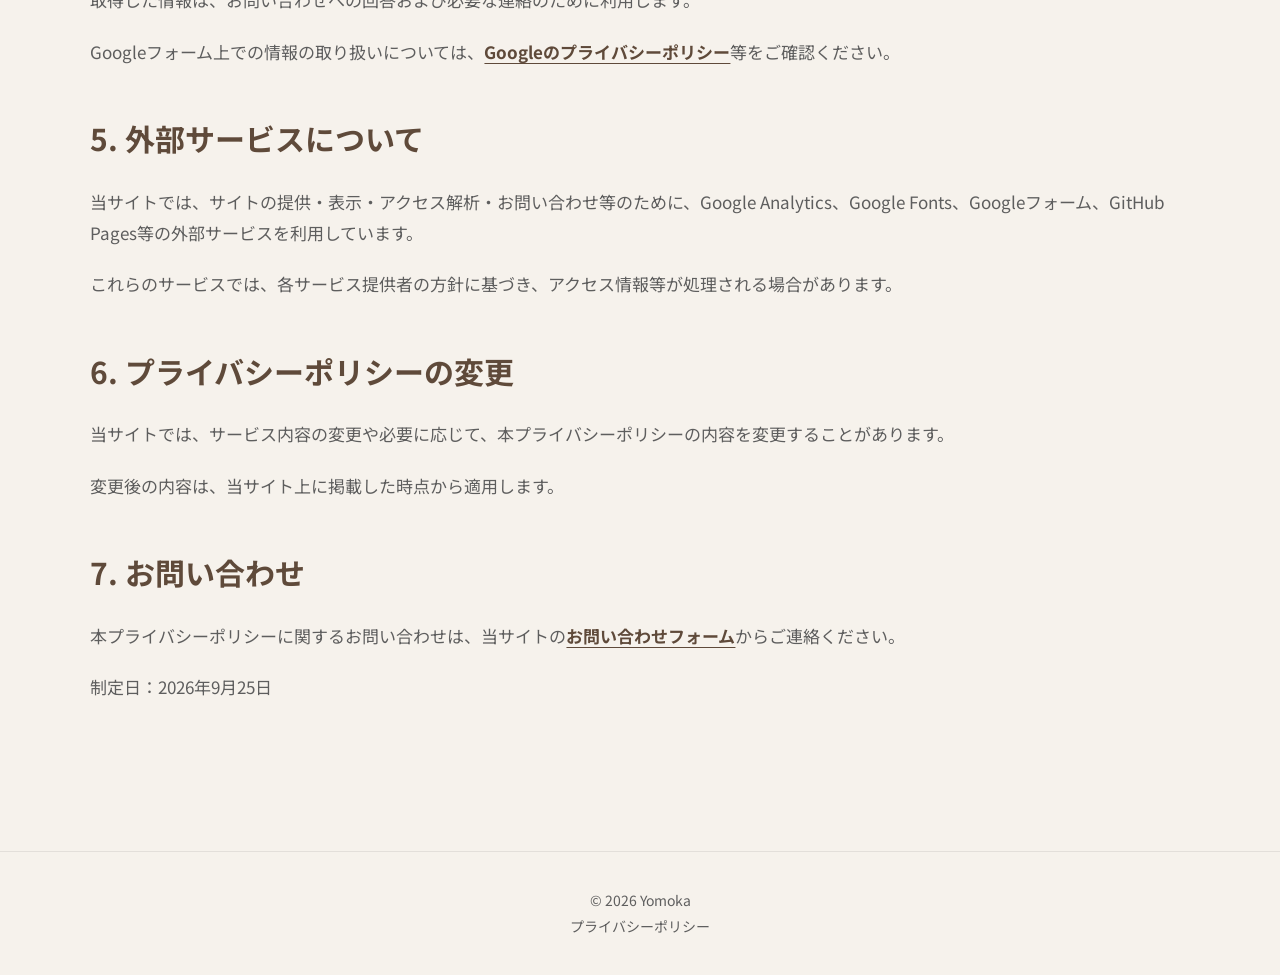
<file: privacy.html>
<!DOCTYPE html>
<html lang="ja"><head>
<!-- Google tag (gtag.js) -->
<script async src="https://www.googletagmanager.com/gtag/js?id=G-VE0PL207WV"></script>
<script>
  window.dataLayer = window.dataLayer || [];
  function gtag(){dataLayer.push(arguments);}
  gtag('js', new Date());

  gtag('config', 'G-VE0PL207WV');
</script>
<meta charset="UTF-8"><meta name="viewport" content="width=device-width, initial-scale=1.0"><title>プライバシーポリシー | Yomoka</title><meta name="description" content="Yomokaにおけるアクセス解析、CSVデータ、音声読み上げ、お問い合わせ情報の取り扱いについてご案内します。"><link rel="canonical" href="https://hello-yomoka.github.io/privacy.html"><link rel="stylesheet" href="css/style.css"><link rel="preconnect" href="https://fonts.googleapis.com"><link rel="preconnect" href="https://fonts.gstatic.com" crossorigin><link href="https://fonts.googleapis.com/css2?family=Noto+Sans+JP:wght@400;500;700&display=swap" rel="stylesheet"></head><body>
<header class="header"><div class="container header-inner"><a href="/" class="logo"><img src="images/logo.png" alt="Yomoka ロゴ"><span>Yomoka</span></a><nav aria-label="メインナビゲーション"><ul class="nav"><li><a href="about.html">Yomokaとは</a></li><li class="nav-dropdown"><div class="nav-dropdown-label"><a href="use-cases.html">活用方法 <span class="nav-dropdown-indicator" aria-hidden="true">▼</span></a><button class="nav-dropdown-toggle" type="button" aria-expanded="false" aria-controls="case-submenu" aria-label="活用方法の詳細を開く">▼</button></div><ul class="nav-submenu" id="case-submenu"><li><a href="use-cases.html">活用方法一覧</a></li><li><a href="proverb-karuta.html">① 市販のことわざかるたで遊ぶ</a></li><li><a href="hyakunin-isshu.html">② 百人一首で遊ぶ</a></li><li><a href="english-cards.html">③ 英単語カードで英語を学ぶ</a></li></ul></li><li><a href="usage.html">使い方</a></li><li><a href="operator.html">運営者について</a></li><li><a href="https://forms.gle/XRMqAVYMLcaAQ1Hg7" target="_blank" rel="noopener noreferrer">お問い合わせ</a></li><li class="nav-cta"><a href="player.html">▶ カードを読む</a></li></ul></nav></div></header>
<main class="content-page privacy-page">
<section class="page-hero"><div class="container"><h1>プライバシーポリシー</h1></div></section>
<section class="section content-start"><div class="container"><div class="content-prose privacy-content">
<p>Yomoka（以下「当サイト」）では、利用者の情報を以下のとおり取り扱います。</p>

<h2>1. アクセス解析について</h2>

<p>当サイトでは、利用状況を把握し、サービスの改善に役立てるため、Google LLCが提供する「Google Analytics」を利用しています。</p>

<p>Google Analyticsでは、Cookie等を利用して、ページの閲覧状況、利用環境、サイト上での操作等に関する情報が収集される場合があります。また、Googleはデータの収集時にIPアドレスを受信する場合があります。</p>

<p>これらの情報は<a class="csv-link" href="https://policies.google.com/privacy?hl=ja" target="_blank" rel="noopener noreferrer">Googleのプライバシーポリシー</a>等に基づいて管理されます。</p>

<p>Googleによるデータの取り扱いについては、以下をご確認ください。</p>

<p><a class="csv-link" href="https://policies.google.com/technologies/partner-sites?hl=ja" target="_blank" rel="noopener noreferrer">Googleのサービスを使用するサイトやアプリから収集した情報のGoogleによる使用</a></p>

<p>Google Analyticsによる計測を希望しない場合は、ブラウザのCookie設定や、Googleが提供するオプトアウトの方法を利用できます。Googleも、<a class="csv-link" href="https://tools.google.com/dlpage/gaoptout?hl=ja" target="_blank" rel="noopener noreferrer">Google Analyticsの計測を無効化するブラウザアドオン</a>を案内しています。</p>

<h2>2. CSVデータについて</h2>

<p>当サイトの読み上げ機能では、利用者が選択したCSVファイルをブラウザ上で読み込み、読み上げに使用します。</p>

<p>当サイトの実装では、利用者が選択したCSVファイルをYomoka独自のサーバーへアップロードしたり、Yomokaが独自に永続保存したりする処理は行っていません。</p>

<h2>3. 音声読み上げについて</h2>

<p>当サイトでは、ブラウザの音声読み上げ機能（Web Speech API）を利用しています。</p>

<p>Yomoka独自の音声サーバーへ読み上げ内容を送信・保存する処理は行っていません。</p>

<p>ただし、音声読み上げの処理方法は、利用しているブラウザ、OS、音声サービス等によって異なる場合があります。</p>

<h2>4. お問い合わせについて</h2>

<p>当サイトでは、お問い合わせの受付にGoogleフォームを利用しています。</p>

<p>お問い合わせの際に、以下の情報を取得します。</p>

<ul><li>メールアドレス</li><li>お問い合わせ内容</li></ul>

<p>取得した情報は、お問い合わせへの回答および必要な連絡のために利用します。</p>

<p>Googleフォーム上での情報の取り扱いについては、<a class="csv-link" href="https://policies.google.com/privacy?hl=ja" target="_blank" rel="noopener noreferrer">Googleのプライバシーポリシー</a>等をご確認ください。</p>

<h2>5. 外部サービスについて</h2>

<p>当サイトでは、サイトの提供・表示・アクセス解析・お問い合わせ等のために、Google Analytics、Google Fonts、Googleフォーム、GitHub Pages等の外部サービスを利用しています。</p>

<p>これらのサービスでは、各サービス提供者の方針に基づき、アクセス情報等が処理される場合があります。</p>

<h2>6. プライバシーポリシーの変更</h2>

<p>当サイトでは、サービス内容の変更や必要に応じて、本プライバシーポリシーの内容を変更することがあります。</p>

<p>変更後の内容は、当サイト上に掲載した時点から適用します。</p>

<h2>7. お問い合わせ</h2>

<p>本プライバシーポリシーに関するお問い合わせは、当サイトの<a class="csv-link" href="https://forms.gle/XRMqAVYMLcaAQ1Hg7" target="_blank" rel="noopener noreferrer">お問い合わせフォーム</a>からご連絡ください。</p>

<p>制定日：2026年9月25日</p>
</div></div></section>
</main>
<footer><div class="container"><p>© 2026 Yomoka</p><p><a href="privacy.html">プライバシーポリシー</a></p></div></footer>
<script src="js/script.js"></script>
</body></html>
</file>
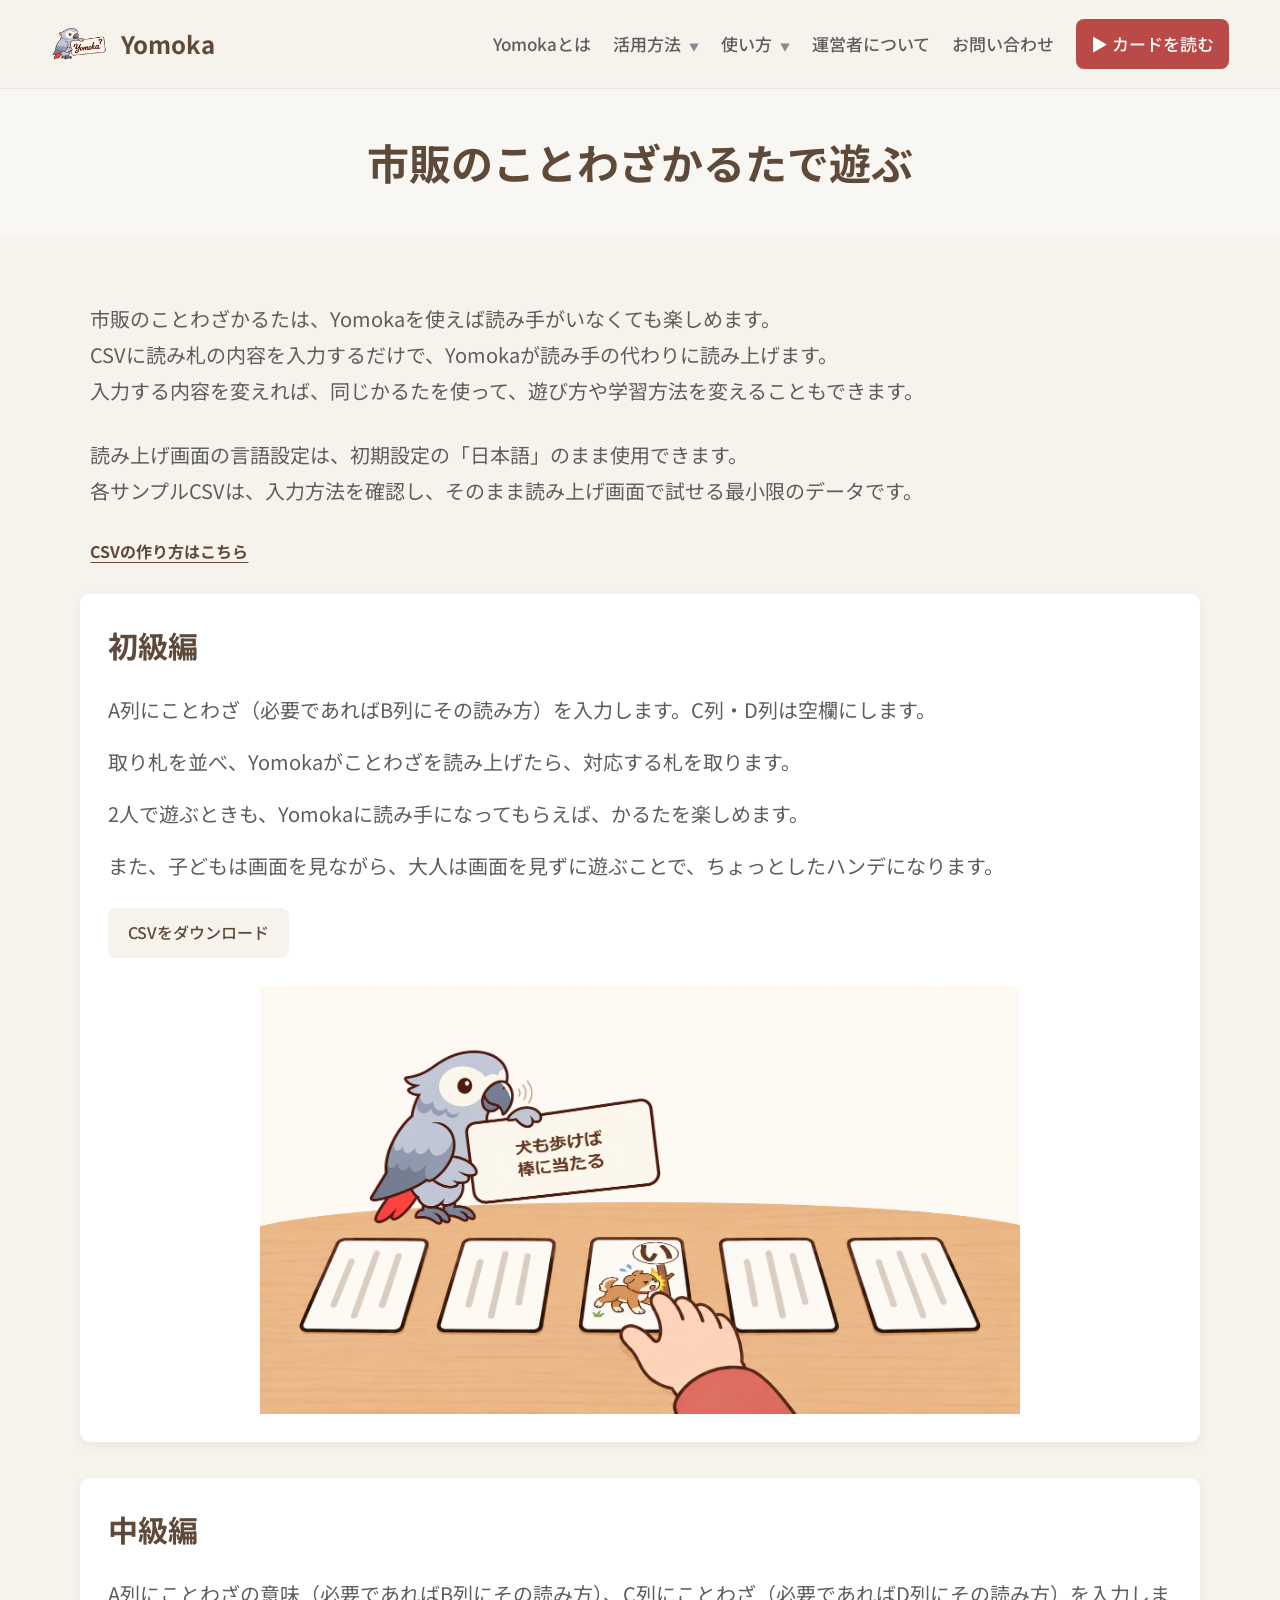
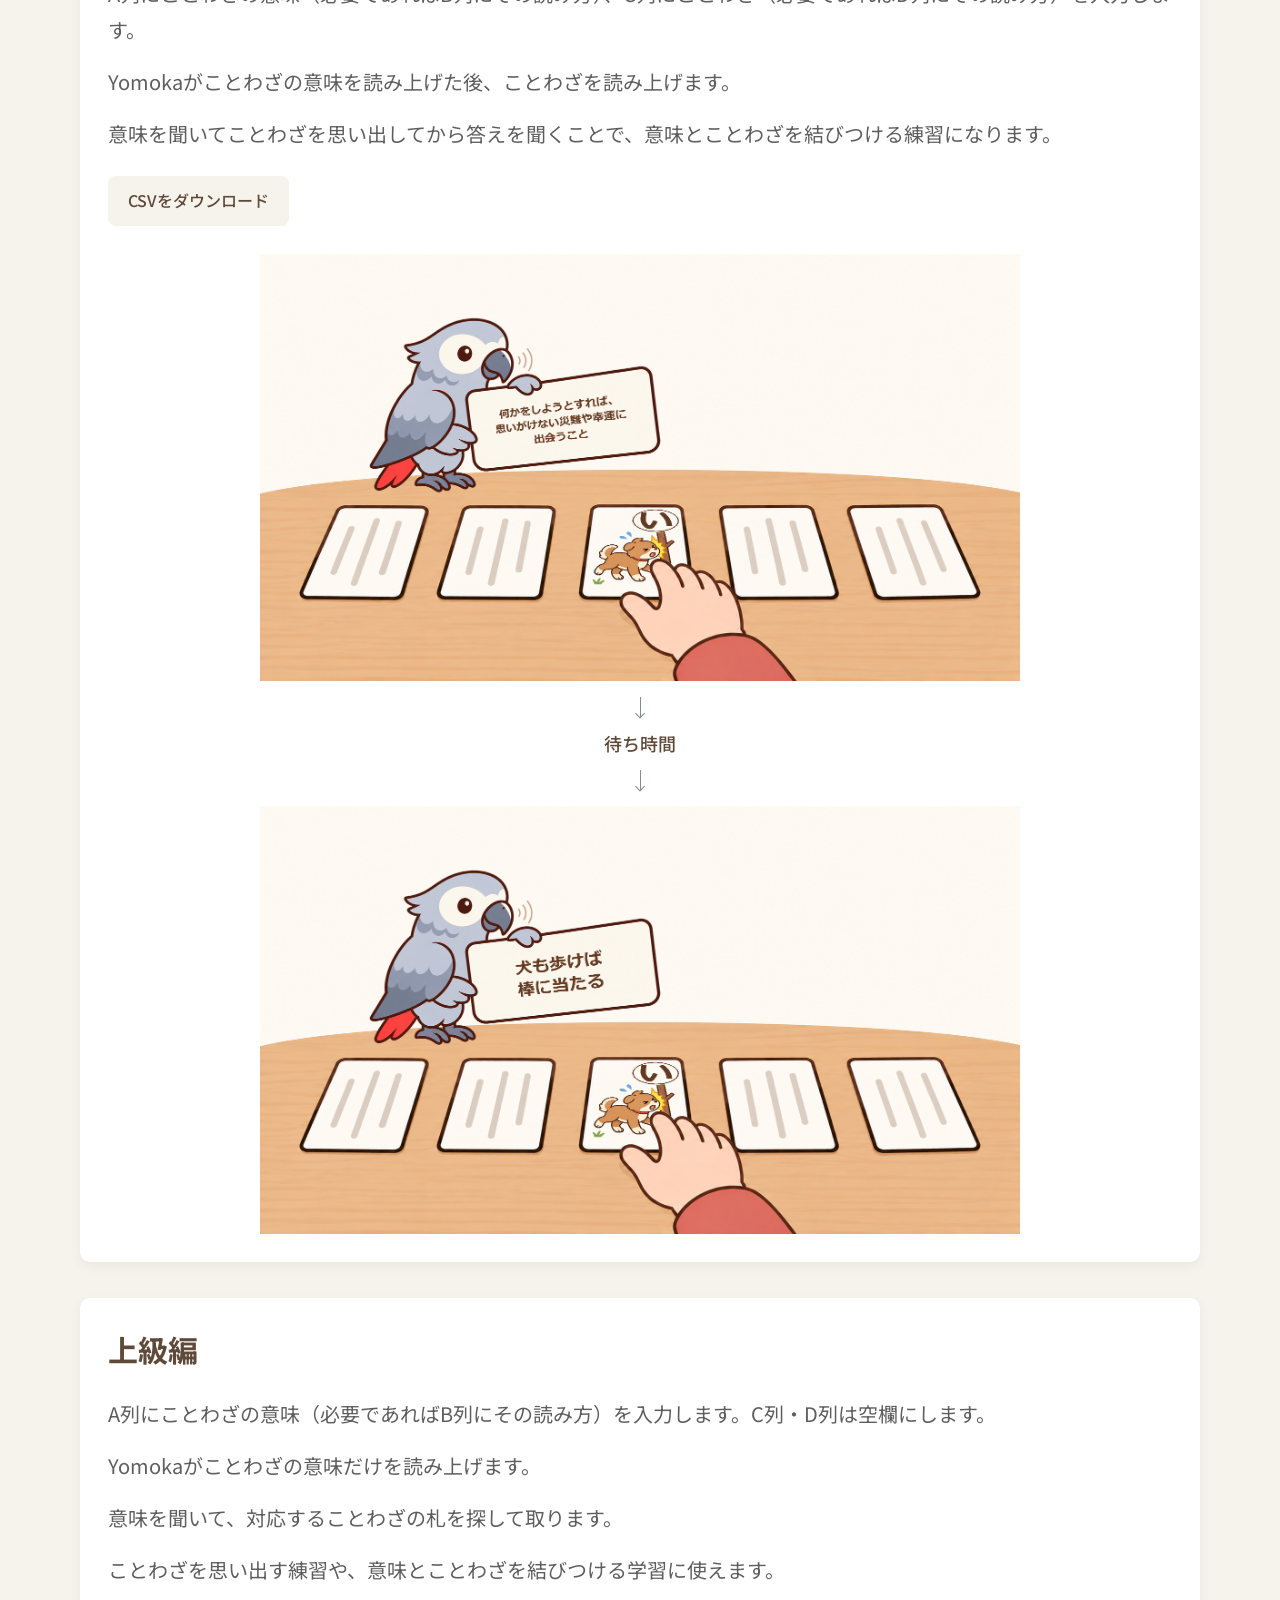
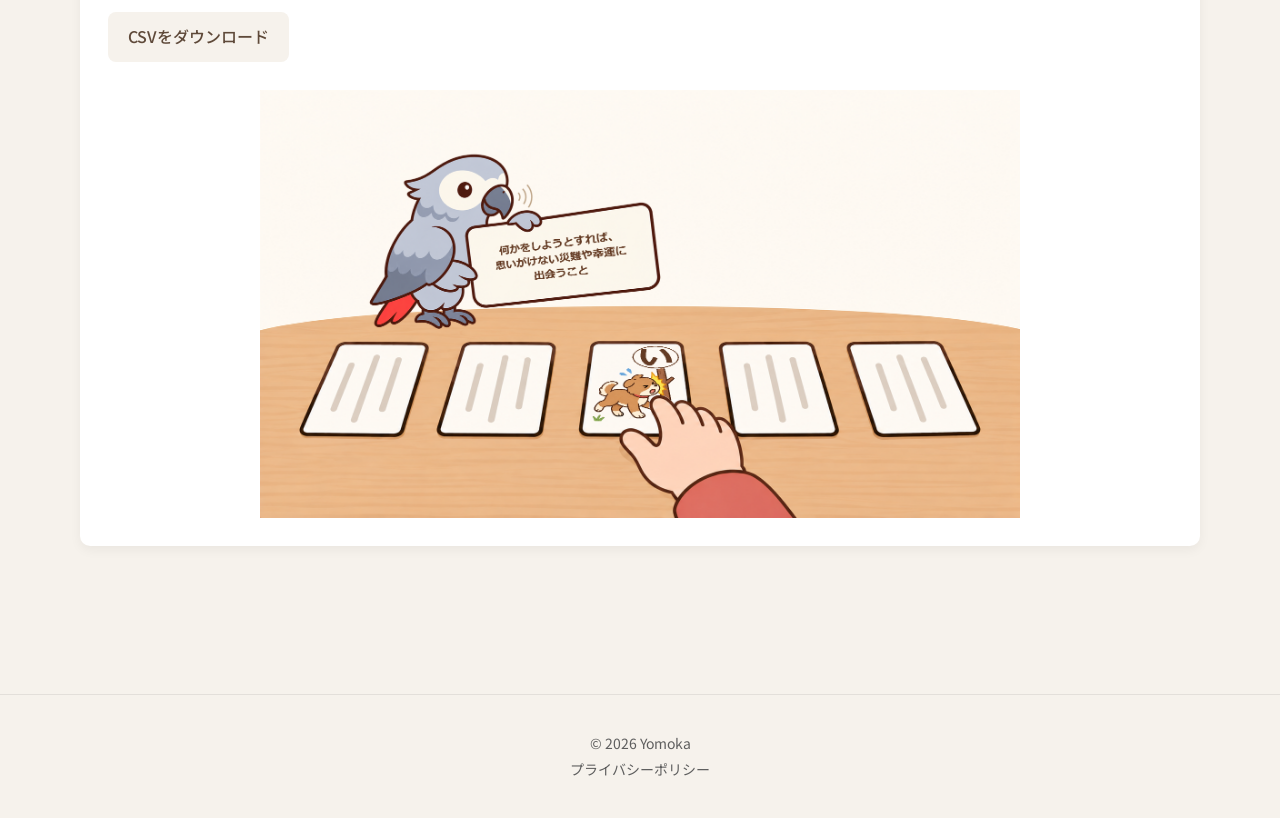
<file: proverb-karuta.html>
<!DOCTYPE html>
<html lang="ja"><head>
<!-- Google tag (gtag.js) -->
<script async src="https://www.googletagmanager.com/gtag/js?id=G-VE0PL207WV"></script>
<script>
  window.dataLayer = window.dataLayer || [];
  function gtag(){dataLayer.push(arguments);}
  gtag('js', new Date());

  gtag('config', 'G-VE0PL207WV');
</script>
<meta charset="UTF-8"><meta name="viewport" content="width=device-width, initial-scale=1.0"><title>市販のことわざかるたで遊ぶ｜Yomoka</title><meta name="description" content="市販のことわざかるたをYomokaで楽しむ方法をご紹介します。ことわざの読み上げや、意味を聞いて札を探す遊び方を、CSVの入力例とともに説明します。"><link rel="canonical" href="https://hello-yomoka.github.io/proverb-karuta.html"><link rel="stylesheet" href="css/style.css?v=6c46637646d7"><link rel="preconnect" href="https://fonts.googleapis.com"><link rel="preconnect" href="https://fonts.gstatic.com" crossorigin><link href="https://fonts.googleapis.com/css2?family=Noto+Sans+JP:wght@400;500;700&display=swap" rel="stylesheet"><link rel="stylesheet" href="css/usage-lightbox.css"></head><body>
<header class="header"><div class="container header-inner"><a href="/" class="logo"><img src="images/logo.png" alt="Yomoka ロゴ"><span>Yomoka</span></a><nav aria-label="メインナビゲーション"><ul class="nav"><li><a href="about.html">Yomokaとは</a></li><li class="nav-dropdown"><div class="nav-dropdown-label"><a href="use-cases.html">活用方法 <span class="nav-dropdown-indicator" aria-hidden="true">▼</span></a><button class="nav-dropdown-toggle" type="button" aria-expanded="false" aria-controls="case-submenu" aria-label="活用方法の詳細を開く">▼</button></div><ul class="nav-submenu" id="case-submenu"><li><a href="use-cases.html">活用方法一覧</a></li><li><a href="proverb-karuta.html">① 市販のことわざかるたで遊ぶ</a></li><li><a href="hyakunin-isshu.html">② 百人一首で遊ぶ</a></li><li><a href="english-cards.html">③ 英単語カードで英語を学ぶ</a></li></ul></li><li><a href="usage.html">使い方</a></li><li><a href="operator.html">運営者について</a></li><li><a href="https://forms.gle/XRMqAVYMLcaAQ1Hg7" target="_blank" rel="noopener noreferrer">お問い合わせ</a></li><li class="nav-cta"><a href="player.html">▶ カードを読む</a></li></ul></nav></div></header>
<main class="content-page"><section class="page-hero"><div class="container"><h1>市販のことわざかるたで遊ぶ</h1></div></section><section class="section content-start"><div class="container"><p class="use-case-intro">市販のことわざかるたは、Yomokaを使えば読み手がいなくても楽しめます。<br>CSVに読み札の内容を入力するだけで、Yomokaが読み手の代わりに読み上げます。<br>入力する内容を変えれば、同じかるたを使って、遊び方や学習方法を変えることもできます。</p>
<p class="use-case-intro">読み上げ画面の言語設定は、初期設定の「日本語」のまま使用できます。<br>各サンプルCSVは、入力方法を確認し、そのまま読み上げ画面で試せる最小限のデータです。</p>
<p class="use-case-intro"><a class="csv-link" href="csv.html">CSVの作り方はこちら</a></p><div class="level-grid">
<article class="card level-card"><h2>初級編</h2><p>A列にことわざ（必要であればB列にその読み方）を入力します。C列・D列は空欄にします。</p><p>取り札を並べ、Yomokaがことわざを読み上げたら、対応する札を取ります。</p><p>2人で遊ぶときも、Yomokaに読み手になってもらえば、かるたを楽しめます。</p><p>また、子どもは画面を見ながら、大人は画面を見ずに遊ぶことで、ちょっとしたハンデになります。</p><a class="btn-primary hyakunin-download" href="data/proverb-karuta/proverb-karuta-beginner.csv" download>CSVをダウンロード</a><div class="proverb-visual"><img class="proverb-illustration" data-lightbox src="images/proverb-karuta/proverb-karuta-beginner.png" width="1672" height="941" alt="Yomokaが『犬も歩けば棒に当たる』と読み上げ、対応する取り札を取る様子"></div></article>
<article class="card level-card"><h2>中級編</h2><p>A列にことわざの意味（必要であればB列にその読み方）、C列にことわざ（必要であればD列にその読み方）を入力します。</p><p>Yomokaがことわざの意味を読み上げた後、ことわざを読み上げます。</p><p>意味を聞いてことわざを思い出してから答えを聞くことで、意味とことわざを結びつける練習になります。</p><a class="btn-primary hyakunin-download" href="data/proverb-karuta/proverb-karuta-intermediate.csv" download>CSVをダウンロード</a><div class="proverb-visual"><img class="proverb-illustration" data-lightbox src="images/proverb-karuta/proverb-karuta-meaning.png" width="1672" height="941" alt="Yomokaが『犬も歩けば棒に当たる』の意味を読み上げ、意味からことわざを思い出す場面"><div class="proverb-wait-flow"><span class="proverb-flow-arrow" aria-hidden="true"></span><span>待ち時間</span><span class="proverb-flow-arrow" aria-hidden="true"></span></div><img class="proverb-illustration" data-lightbox src="images/proverb-karuta/proverb-karuta-beginner.png" width="1672" height="941" alt="Yomokaが『犬も歩けば棒に当たる』と読み上げ、意味を聞いた後に答えを確認する場面"></div></article>
<article class="card level-card"><h2>上級編</h2><p>A列にことわざの意味（必要であればB列にその読み方）を入力します。C列・D列は空欄にします。</p><p>Yomokaがことわざの意味だけを読み上げます。</p><p>意味を聞いて、対応することわざの札を探して取ります。</p><p>ことわざを思い出す練習や、意味とことわざを結びつける学習に使えます。</p><a class="btn-primary hyakunin-download" href="data/proverb-karuta/proverb-karuta-advanced.csv" download>CSVをダウンロード</a><div class="proverb-visual"><img class="proverb-illustration" data-lightbox src="images/proverb-karuta/proverb-karuta-meaning.png" width="1672" height="941" alt="Yomokaが『犬も歩けば棒に当たる』の意味を読み上げ、対応する取り札を探す様子"></div></article>
</div></div></section></main><footer><div class="container"><p>© 2026 Yomoka</p><p><a href="privacy.html">プライバシーポリシー</a></p></div></footer><script src="js/script.js"></script><script src="js/usage-lightbox.js"></script></body></html>
</file>
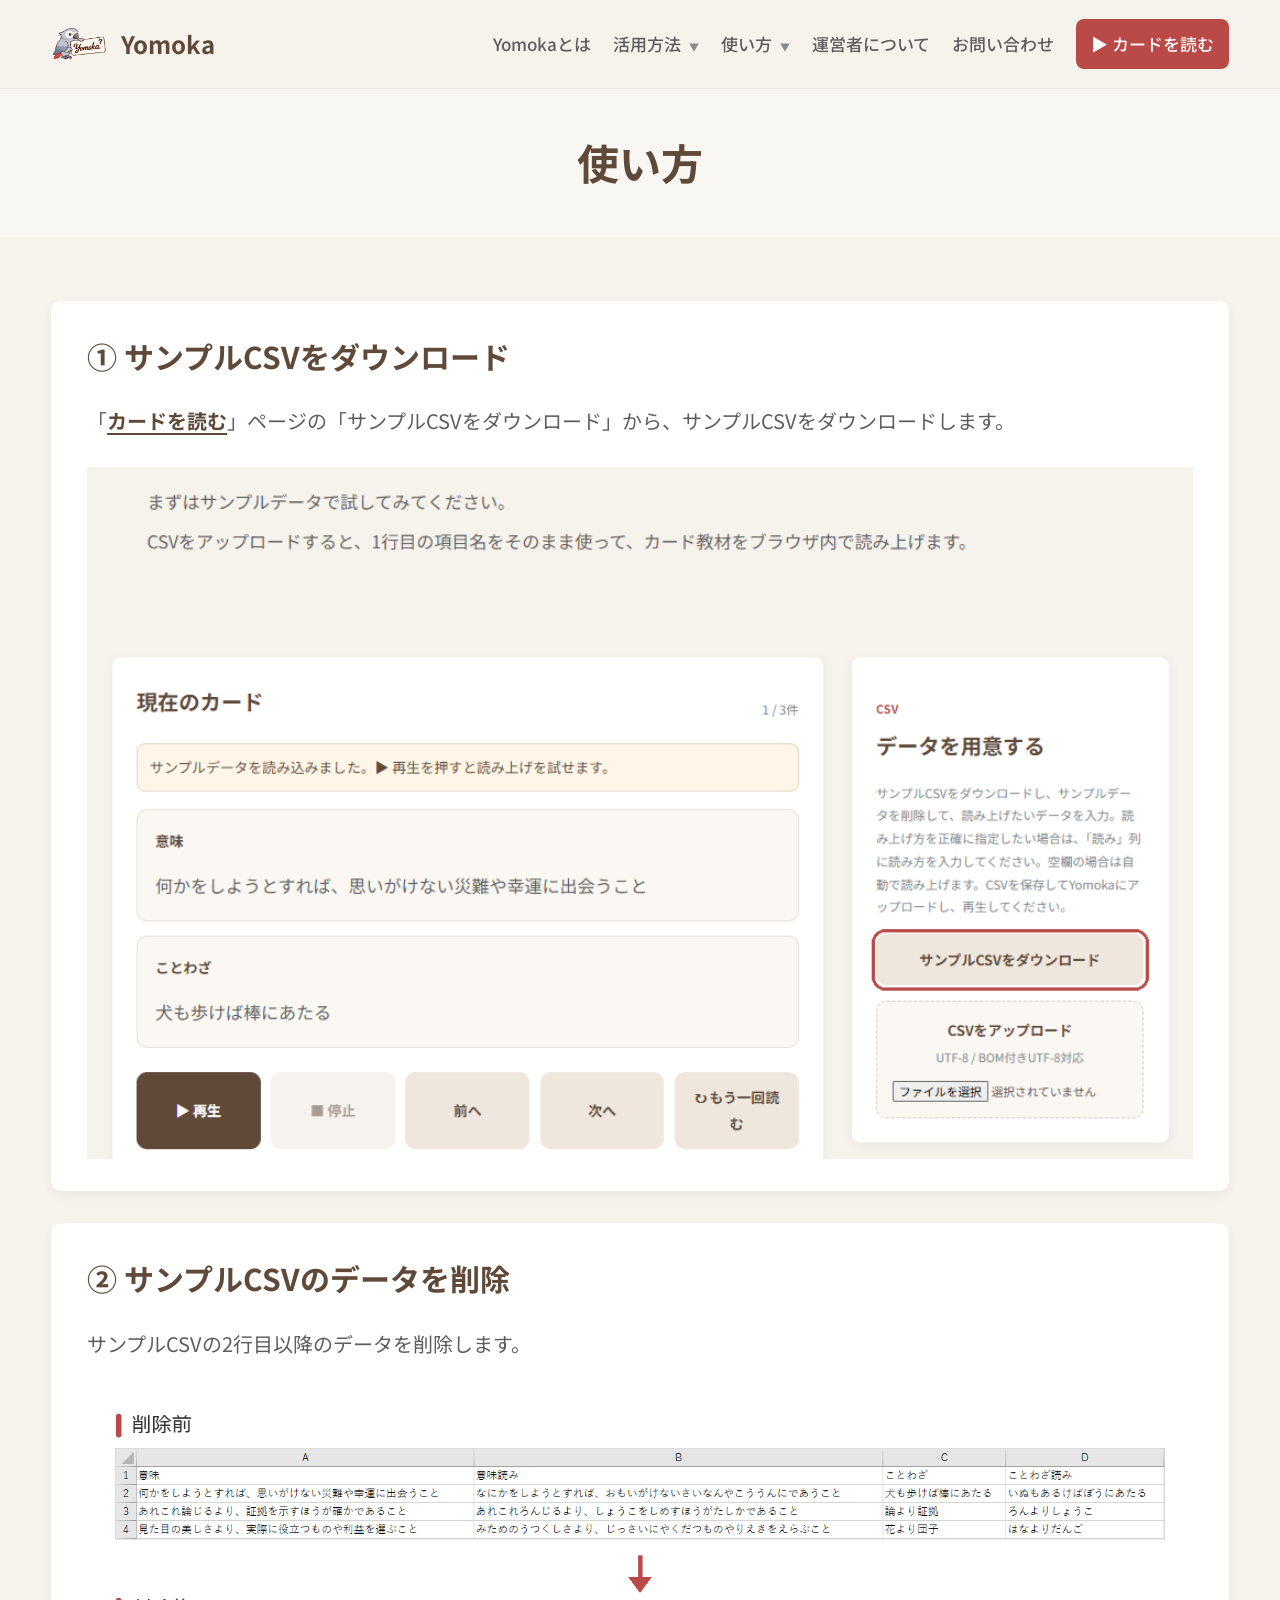
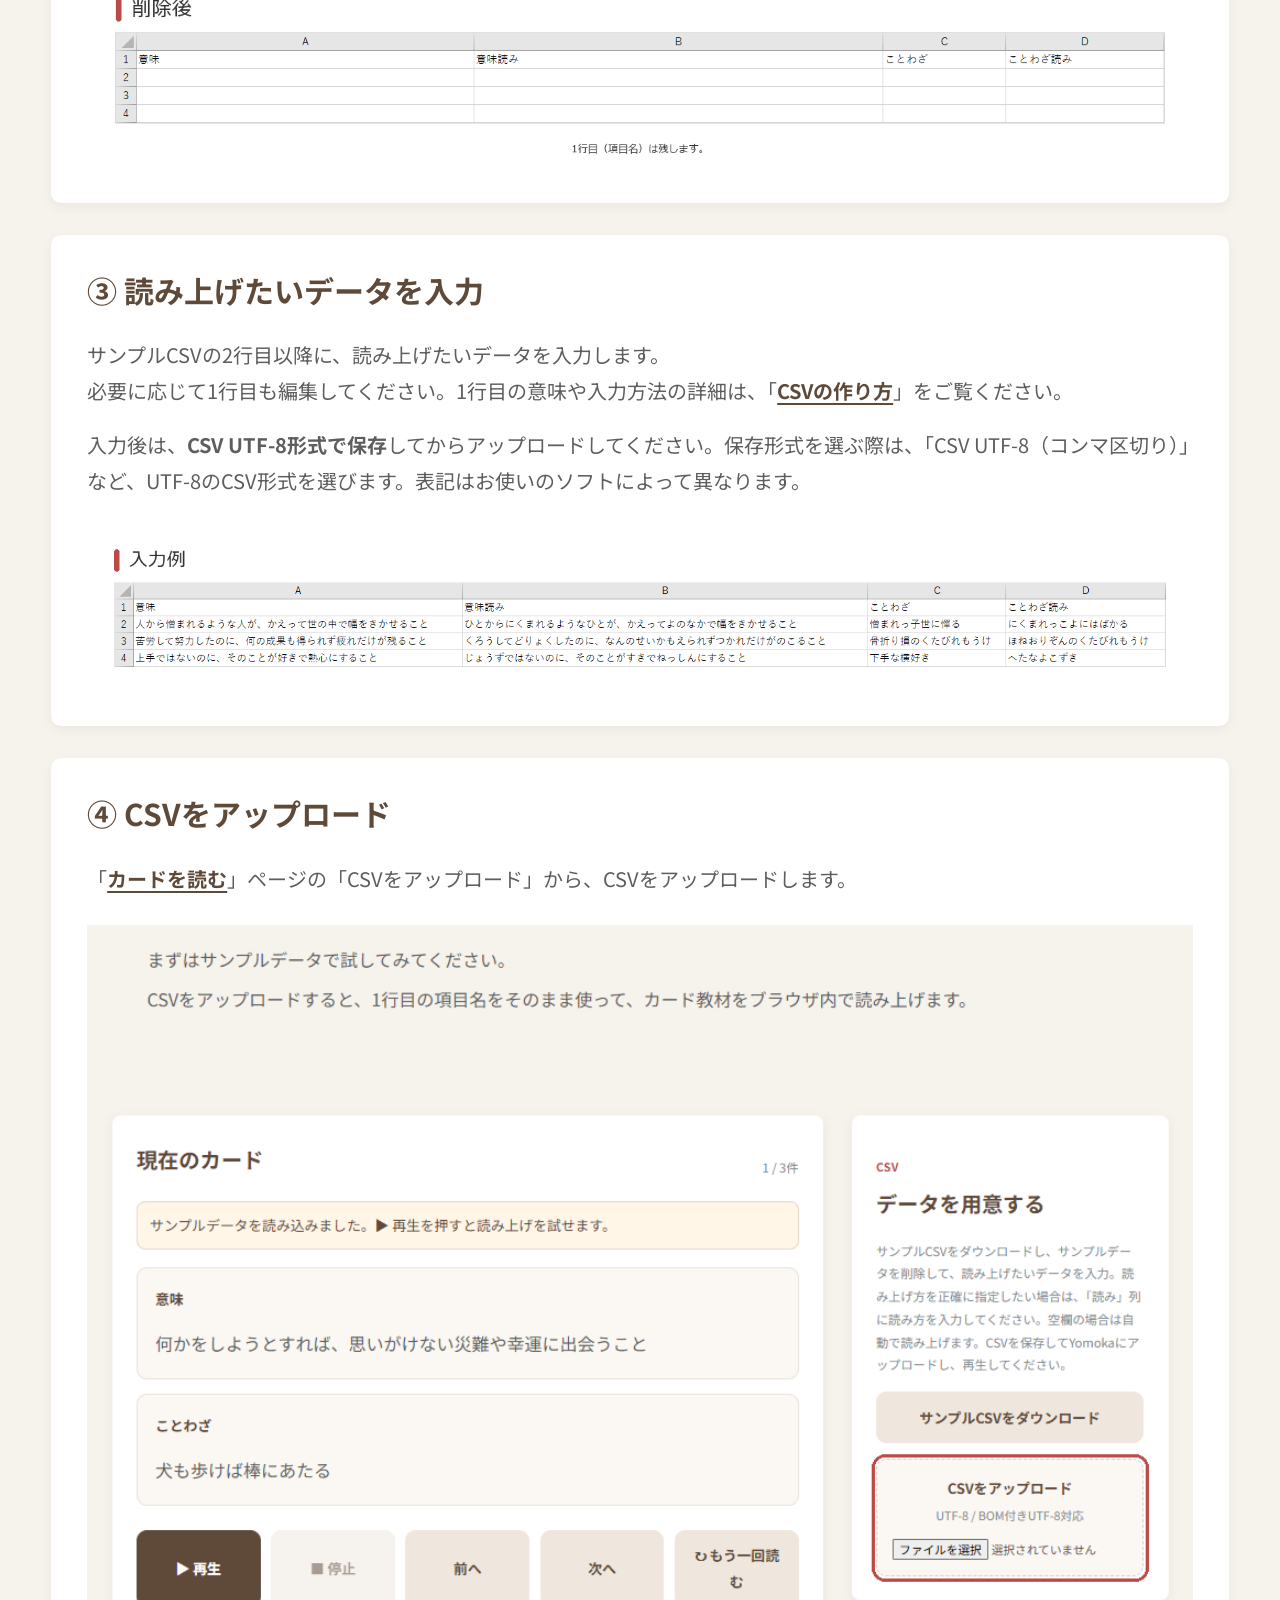
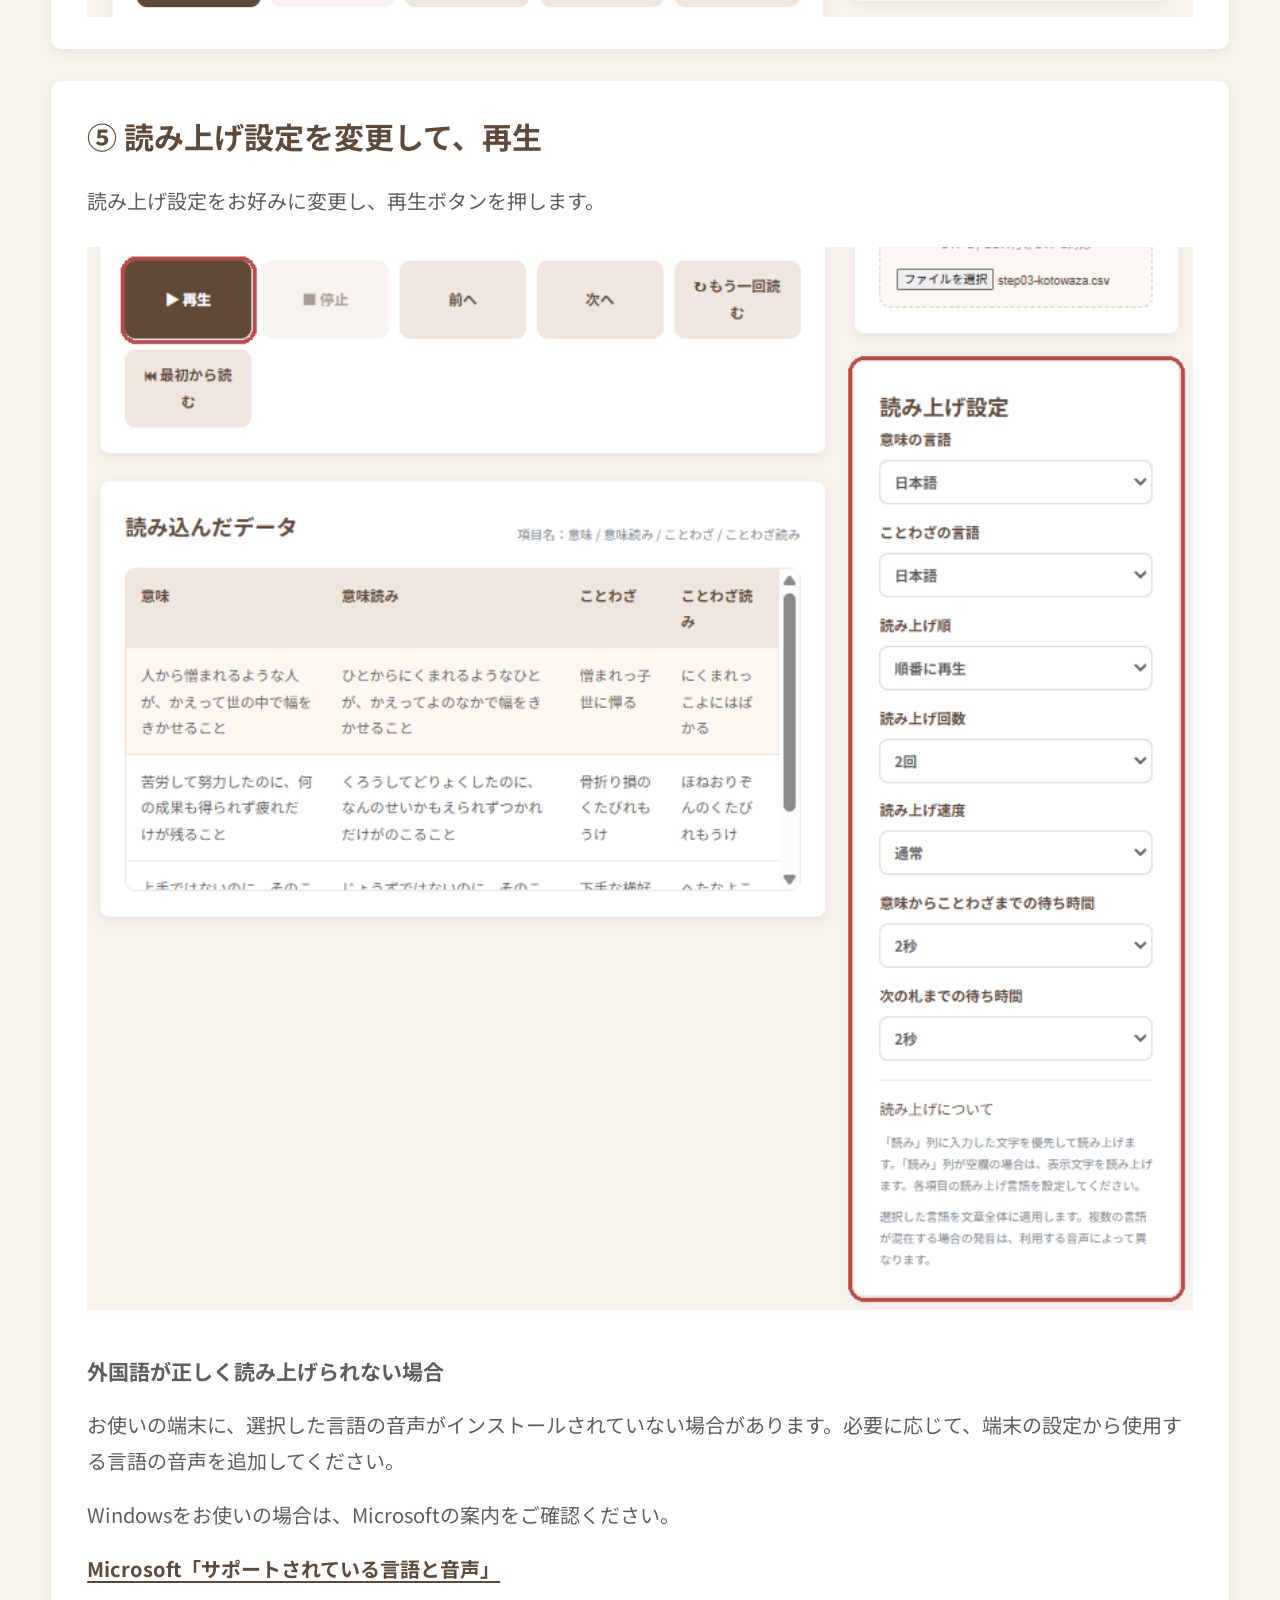
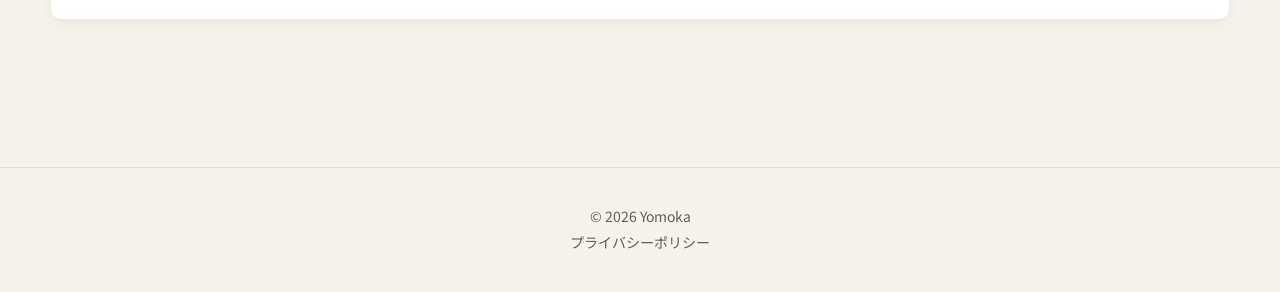
<file: usage.html>
<!DOCTYPE html><html lang="ja"><head>
<!-- Google tag (gtag.js) -->
<script async src="https://www.googletagmanager.com/gtag/js?id=G-VE0PL207WV"></script>
<script>
  window.dataLayer = window.dataLayer || [];
  function gtag(){dataLayer.push(arguments);}
  gtag('js', new Date());

  gtag('config', 'G-VE0PL207WV');
</script>
<meta charset="UTF-8"><meta name="viewport" content="width=device-width, initial-scale=1.0"><title>使い方｜Yomoka</title><meta name="description" content="Yomokaでカード教材の読み上げを始める手順をご案内します。テンプレートのダウンロード、データの入力・アップロードから、読み上げ設定と再生までを説明します。"><link rel="canonical" href="https://hello-yomoka.github.io/usage.html"><link rel="stylesheet" href="css/style.css"><link rel="preconnect" href="https://fonts.googleapis.com"><link rel="preconnect" href="https://fonts.gstatic.com" crossorigin><link href="https://fonts.googleapis.com/css2?family=Noto+Sans+JP:wght@400;500;700&display=swap" rel="stylesheet"><link rel="stylesheet" href="css/usage-lightbox.css"></head><body>
<header class="header">
    <div class="container header-inner">
        <a href="/" class="logo"><img src="images/logo.png" alt="Yomoka ロゴ"><span>Yomoka</span></a>
        <nav aria-label="メインナビゲーション">
            <ul class="nav">
                <li><a href="about.html">Yomokaとは</a></li>
                <li class="nav-dropdown"><div class="nav-dropdown-label"><a href="use-cases.html">活用方法 <span class="nav-dropdown-indicator" aria-hidden="true">▼</span></a><button class="nav-dropdown-toggle" type="button" aria-expanded="false" aria-controls="case-submenu" aria-label="活用方法の詳細を開く">▼</button></div><ul class="nav-submenu" id="case-submenu"><li><a href="use-cases.html">活用方法一覧</a></li><li><a href="proverb-karuta.html">① 市販のことわざかるたで遊ぶ</a></li><li><a href="hyakunin-isshu.html">② 百人一首で遊ぶ</a></li><li><a href="english-cards.html">③ 英単語カードで英語を学ぶ</a></li></ul></li>
                <li><a href="usage.html" aria-current="page">使い方</a></li>
                <li><a href="operator.html">運営者について</a></li>
                <li><a href="https://forms.gle/XRMqAVYMLcaAQ1Hg7" target="_blank" rel="noopener noreferrer">お問い合わせ</a></li>
                <li class="nav-cta"><a href="player.html">▶ カードを読む</a></li>
            </ul>
        </nav>
    </div>
</header>
<main class="content-page">
    <section class="page-hero"><div class="container"><h1>使い方</h1></div></section>
    <section class="section content-start"><div class="container usage-steps">
        <article class="card usage-step"><h2><span class="step-number">①</span> サンプルCSVをダウンロード</h2><p>「<a class="csv-link" href="player.html">カードを読む</a>」ページの「サンプルCSVをダウンロード」から、サンプルCSVをダウンロードします。</p><img class="usage-image" src="images/usage/step01-download-sample.png" alt="YomokaのサンプルCSVダウンロードボタン"></article>
        <article class="card usage-step"><h2><span class="step-number">②</span> サンプルCSVのデータを削除</h2><p>サンプルCSVの2行目以降のデータを削除します。</p><img class="usage-image" src="images/usage/step02-delete-sample-data.png" alt="サンプルCSVのデータを削除する前後の例"></article>
        <article class="card usage-step"><h2><span class="step-number">③</span> 読み上げたいデータを入力</h2><p>サンプルCSVの2行目以降に、読み上げたいデータを入力します。<br>必要に応じて1行目も編集してください。1行目の意味や入力方法の詳細は、「<a class="csv-link" href="csv.html">CSVの作り方</a>」をご覧ください。</p><p>入力後は、<strong>CSV UTF-8形式で保存</strong>してからアップロードしてください。保存形式を選ぶ際は、「CSV UTF-8（コンマ区切り）」など、UTF-8のCSV形式を選びます。表記はお使いのソフトによって異なります。</p><img class="usage-image" src="images/usage/step03-enter-data.png" alt="CSVに読み上げたいデータを入力した例"></article>
        <article class="card usage-step"><h2><span class="step-number">④</span> CSVをアップロード</h2><p>「<a class="csv-link" href="player.html">カードを読む</a>」ページの「CSVをアップロード」から、CSVをアップロードします。</p><img class="usage-image" src="images/usage/step04-upload-csv.png" alt="YomokaでCSVファイルをアップロードする場所"></article>
        <article class="card usage-step"><h2><span class="step-number">⑤</span> 読み上げ設定を変更して、再生</h2><p>読み上げ設定をお好みに変更し、再生ボタンを押します。</p><img class="usage-image" src="images/usage/step05-settings-play.png" alt="Yomokaの読み上げ設定と再生ボタン"><div class="page-action">
<h3><strong>外国語が正しく読み上げられない場合</strong></h3>
<p>お使いの端末に、選択した言語の音声がインストールされていない場合があります。必要に応じて、端末の設定から使用する言語の音声を追加してください。</p>
<p>Windowsをお使いの場合は、Microsoftの案内をご確認ください。</p>
<p><a class="csv-link" href="https://support.microsoft.com/ja-jp/accessibility/windows/narrator/appendix-a-supported-languages-and-voices" target="_blank" rel="noopener noreferrer">Microsoft「サポートされている言語と音声」</a></p>
</div></article>
    </div></section>
</main><footer><div class="container"><p>© 2026 Yomoka</p><p><a href="privacy.html">プライバシーポリシー</a></p></div></footer><script src="js/script.js"></script><script src="js/usage-lightbox.js"></script></body></html>
</file>
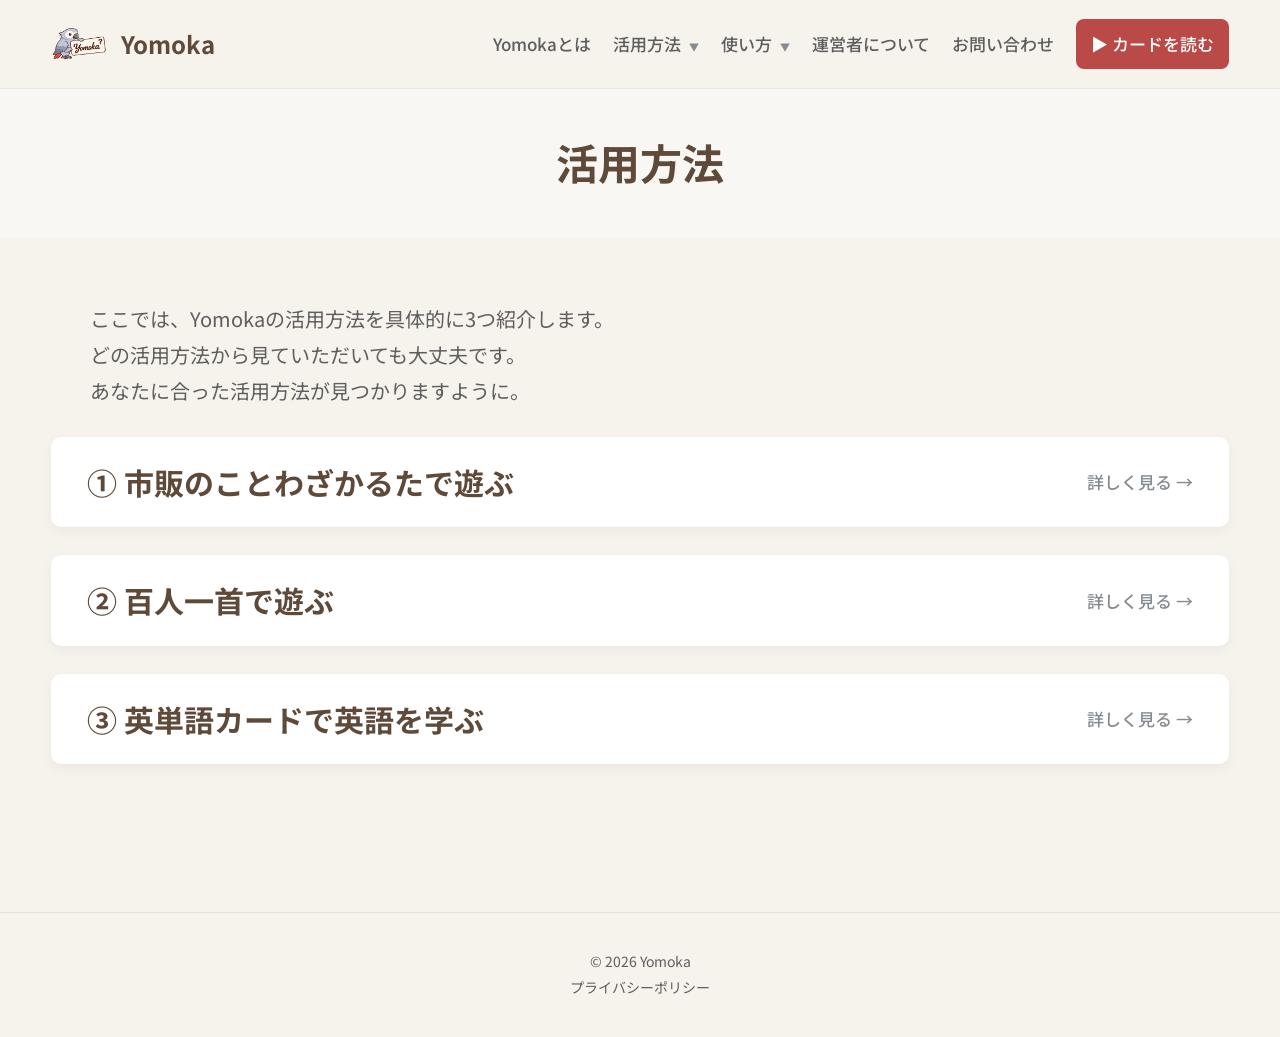
<file: use-cases.html>
<!DOCTYPE html>
<html lang="ja"><head>
<!-- Google tag (gtag.js) -->
<script async src="https://www.googletagmanager.com/gtag/js?id=G-VE0PL207WV"></script>
<script>
  window.dataLayer = window.dataLayer || [];
  function gtag(){dataLayer.push(arguments);}
  gtag('js', new Date());

  gtag('config', 'G-VE0PL207WV');
</script>
<meta charset="UTF-8"><meta name="viewport" content="width=device-width, initial-scale=1.0"><title>活用方法｜Yomoka</title><meta name="description" content="Yomokaを、ことわざかるた・百人一首・英単語カードに活用する方法をご紹介します。"><link rel="canonical" href="https://hello-yomoka.github.io/use-cases.html"><link rel="stylesheet" href="css/style.css"><link rel="preconnect" href="https://fonts.googleapis.com"><link rel="preconnect" href="https://fonts.gstatic.com" crossorigin><link href="https://fonts.googleapis.com/css2?family=Noto+Sans+JP:wght@400;500;700&display=swap" rel="stylesheet"></head><body>
<header class="header">
    <div class="container header-inner">
        <a href="/" class="logo"><img src="images/logo.png" alt="Yomoka ロゴ"><span>Yomoka</span></a>
        <nav aria-label="メインナビゲーション">
            <ul class="nav">
                <li><a href="about.html">Yomokaとは</a></li>
                <li class="nav-dropdown"><div class="nav-dropdown-label"><a href="use-cases.html" aria-current="page">活用方法 <span class="nav-dropdown-indicator" aria-hidden="true">▼</span></a><button class="nav-dropdown-toggle" type="button" aria-expanded="false" aria-controls="case-submenu" aria-label="活用方法の詳細を開く">▼</button></div><ul class="nav-submenu" id="case-submenu"><li><a href="use-cases.html">活用方法一覧</a></li><li><a href="proverb-karuta.html">① 市販のことわざかるたで遊ぶ</a></li><li><a href="hyakunin-isshu.html">② 百人一首で遊ぶ</a></li><li><a href="english-cards.html">③ 英単語カードで英語を学ぶ</a></li></ul></li>
                <li><a href="usage.html">使い方</a></li>
                <li><a href="operator.html">運営者について</a></li>
                <li><a href="https://forms.gle/XRMqAVYMLcaAQ1Hg7" target="_blank" rel="noopener noreferrer">お問い合わせ</a></li>
                <li class="nav-cta"><a href="player.html">▶ カードを読む</a></li>
            </ul>
        </nav>
    </div>
</header>
<main class="content-page use-cases-page">
    <section class="page-hero"><div class="container"><h1>活用方法</h1></div></section>
    <section class="section content-start"><div class="container use-case-links"><p class="use-case-intro">ここでは、Yomokaの活用方法を具体的に3つ紹介します。<br>どの活用方法から見ていただいても大丈夫です。<br>あなたに合った活用方法が見つかりますように。</p>
        <a class="card use-case-link-card" href="proverb-karuta.html"><h2>① 市販のことわざかるたで遊ぶ</h2><p>詳しく見る →</p></a>
        <a class="card use-case-link-card" href="hyakunin-isshu.html"><h2>② 百人一首で遊ぶ</h2><p>詳しく見る →</p></a>
        <a class="card use-case-link-card" href="english-cards.html"><h2>③ 英単語カードで英語を学ぶ</h2><p>詳しく見る →</p></a>
    </div></section>
</main><footer><div class="container"><p>© 2026 Yomoka</p><p><a href="privacy.html">プライバシーポリシー</a></p></div></footer><script src="js/script.js"></script></body></html>
</file>
<file: css/style.css>
*{margin:0;padding:0;box-sizing:border-box}
/* Final normal-copy scale and title-to-content rhythm. */
html body main.content-page>section.section.content-start{padding-top:64px!important}
html body .content-page .about-lead p,
html body .content-page .operator-content p,
html body .content-page .use-case-intro,
html body .content-page .level-card p,
html body .content-page .usage-step p,
html body .content-page .coming-soon p,
html body .page-links .page-link-card p,
html body .player-intro-content p{font-size:20px!important;line-height:1.8!important}
html body .content-page .use-case-intro:has(.csv-link){font-size:16px!important}
@media(max-width:760px){html body main.content-page>section.section.content-start{padding-top:48px!important}html body .content-page .about-lead p,html body .content-page .operator-content p,html body .content-page .use-case-intro,html body .content-page .level-card p,html body .content-page .usage-step p,html body .coming-soon p,html body .page-links .page-link-card p,html body .player-intro-content p{font-size:18px!important}html body .content-page .use-case-intro:has(.csv-link){font-size:16px!important}}
/* Normal content pages share one outer frame; prose remains readable within it. */
:root{--normal-page-frame:1200px;--normal-page-prose:1120px}
html body .content-page:not(.player-main) .container{width:min(var(--normal-page-frame),92%)!important;max-width:none!important}
html body main.content-page .content-prose{width:93.333%!important;max-width:var(--normal-page-prose)!important;margin-left:auto!important;margin-right:auto!important}
html body .content-page .about-lead p,
html body .content-page .operator-content p,
html body .content-page .operator-content h2,
html body .content-page .use-case-intro{width:93.333%!important;max-width:var(--normal-page-prose)!important;margin-left:auto!important;margin-right:auto!important}
html body .content-page .coming-soon{width:93.333%!important;max-width:var(--normal-page-prose)!important;margin-left:auto!important;margin-right:auto!important}
@media(max-width:640px){html body .content-page:not(.player-main) .container{width:calc(100% - 32px)!important}html body main.content-page .content-prose{width:100%!important;max-width:none!important}html body .content-page .about-lead p,html body .content-page .operator-content p,html body .content-page .operator-content h2,html body .content-page .use-case-intro,html body .content-page .coming-soon{width:100%!important;max-width:none!important}}
html body .content-page .use-case-links .use-case-intro{margin-bottom:0!important}
/* Navigation and content-flow refinements */
/* Final shared layout system: outer frame, prose, cards, and standard pages. */
:root{--layout-outer:1200px;--layout-prose:900px;--layout-card:1200px;--layout-mobile-gutter:16px;--layout-title-space:44px;--layout-content-space:48px;--layout-section-space:64px}.container{width:min(var(--layout-outer),92%)!important;margin-inline:auto!important}body{font-size:17px!important;line-height:1.85!important}.content-page .page-hero{padding:var(--layout-title-space) 0!important}.content-page .page-hero h1:last-child{margin-bottom:0}.content-page>section.section:first-of-type{padding:var(--layout-content-space) 0 var(--layout-section-space)!important}.content-page:not(.player-main)>section.section+section.section{padding:0 0 var(--layout-section-space)!important}.content-page h1{font-size:42px!important;line-height:1.45}.content-page:not(.player-main) h2{font-size:30px!important;line-height:1.55;margin-bottom:24px!important}.content-page:not(.player-main) h3{font-size:21px!important;line-height:1.7}.about-lead,.operator-content,.use-case-links .use-case-intro{max-width:var(--layout-prose)!important;margin-inline:auto!important}.about-lead p,.operator-content p,.use-case-intro{font-size:17px!important;line-height:1.85!important}.use-case-links,.usage-steps,.level-grid,.guide-flow{max-width:var(--layout-card)!important;margin-inline:auto!important}.usage-steps .usage-step,.use-case-links .use-case-link-card{min-height:0!important;padding:32px 36px!important}.operator-content h2{font-size:30px!important;line-height:1.55!important;margin:48px 0 20px!important}.operator-content h2:first-of-type{margin-top:48px!important}.coming-soon{max-width:var(--layout-prose)!important;margin-inline:auto!important}.hero .hero-content{max-width:var(--layout-card)!important;margin-inline:auto!important}.page-links{padding-top:64px!important}.page-links .guide-flow{display:grid;gap:28px}.page-links .page-link-card{min-height:152px;padding:32px 36px!important}.page-links .page-link-card h3{font-size:21px!important}.page-links .page-link-card p{font-size:17px;line-height:1.8}.page-links .page-link-card:hover{transform:translateY(-4px)}@media(max-width:640px){.container{width:calc(100% - (var(--layout-mobile-gutter) * 2))!important}.content-page .page-hero{padding:32px 0!important}.content-page>section.section:first-of-type{padding:40px 0 56px!important}.content-page:not(.player-main)>section.section+section.section{padding-bottom:56px!important}.content-page h1{font-size:34px!important}.content-page:not(.player-main) h2{font-size:26px!important}.content-page:not(.player-main) h3{font-size:20px!important}.about-lead,.operator-content,.use-case-links .use-case-intro{max-width:none!important}.use-case-links,.usage-steps,.level-grid,.guide-flow{max-width:none!important}.usage-steps .usage-step,.use-case-links .use-case-link-card{padding:28px!important}.page-links{padding-top:48px!important}.page-links .page-link-card{min-height:0;padding:28px!important}.page-links .page-link-card p{font-size:17px}}
/* Site-wide type scale and vertical rhythm. */
.content-page .page-hero{padding:68px 0 36px!important}.about-page .page-hero,.operator-page .page-hero{padding:64px 0 28px!important}.section.operator-section{padding:44px 0 72px!important}.section.about-lead-section{padding:30px 0 56px!important}.about-lead p{font-size:19px!important;line-height:1.9}.operator-content p,.use-case-intro{font-size:18px!important;line-height:1.9}.use-case-links .use-case-intro{margin-bottom:28px!important}@media(max-width:640px){.content-page .page-hero,.about-page .page-hero,.operator-page .page-hero{padding:56px 0 28px!important}.section.operator-section{padding:40px 0 60px!important}.section.about-lead-section{padding:28px 0 48px!important}.about-lead p,.operator-content p,.use-case-intro{font-size:17px!important}}
.content-page .page-hero{padding:44px 0!important}.content-page .page-hero h1:last-child{margin-bottom:0}.about-lead{max-width:1120px!important}.use-case-links,.usage-steps,.level-grid{max-width:1120px!important}.use-case-links .use-case-link-card{min-height:220px;padding:38px 44px}.usage-steps .usage-step{padding:36px 40px}.hero .hero-content{max-width:1100px;gap:64px}.guide-flow{max-width:1120px!important}@media(max-width:640px){.content-page .page-hero{padding:36px 0!important}.about-lead,.use-case-links,.usage-steps,.level-grid{max-width:none!important}.use-case-links .use-case-link-card,.usage-steps .usage-step{padding:28px}.hero .hero-content{gap:40px}}
.content-page .page-hero{padding:84px 0 52px}.content-page:not(.operator-page):not(.about-page)>section.section:first-of-type{padding-top:64px}.use-case-links .use-case-intro{max-width:800px;margin:0 0 32px;font-size:17px;line-height:1.9}.player-main{font-size:16px}@media(max-width:900px){h1{font-size:42px!important}h2{font-size:28px!important}.content-page .page-hero{padding:72px 0 44px}}@media(max-width:640px){h1{font-size:34px!important}h2{font-size:26px!important}.section{padding:64px 0!important}.content-page .page-hero{padding:60px 0 36px}.content-page:not(.operator-page):not(.about-page)>section.section:first-of-type{padding-top:48px}.use-case-links .use-case-intro{font-size:16px;margin-bottom:24px}}
/* Common navigation: desktop dropdown and touch-friendly mobile menu. */
/* Keep the submenu connected to its parent so the pointer never crosses a gap. */
.nav-dropdown>.nav-submenu{top:100%;margin-top:0;transform:translateY(0)}
.nav-dropdown{position:relative}.nav-dropdown-label{display:flex;align-items:center}.nav-dropdown-indicator{font-size:10px;color:var(--sub);margin-left:4px}.nav-dropdown-toggle,.nav-toggle{display:none}.nav-submenu{position:absolute;top:calc(100% + 12px);left:-16px;z-index:1000;min-width:270px;padding:10px;background:var(--white);border:1px solid rgba(95,74,58,.12);border-radius:10px;box-shadow:0 10px 24px rgba(0,0,0,.1);opacity:0;visibility:hidden;transform:translateY(-4px);pointer-events:none;transition:opacity .18s ease,transform .18s ease,visibility .18s}.nav-dropdown:hover>.nav-submenu,.nav-dropdown:focus-within>.nav-submenu{opacity:1;visibility:visible;transform:translateY(0);pointer-events:auto}.nav-submenu a{display:block;padding:10px 12px;border-radius:6px;font-size:14px;line-height:1.55;white-space:normal}.nav-submenu a:hover,.nav-submenu a:focus-visible{background:rgba(95,74,58,.08);color:var(--brown)}@media(max-width:760px){.header-inner{position:relative}.nav-toggle{display:inline-flex;align-items:center;justify-content:center;margin-left:auto;padding:8px 12px;border:1px solid rgba(95,74,58,.22);border-radius:8px;background:var(--white);color:var(--brown);font:inherit;font-size:14px;cursor:pointer}.header .nav{display:none!important;position:absolute;top:calc(100% + 8px);right:0;width:min(360px,92vw);padding:12px;background:var(--bg);border:1px solid rgba(95,74,58,.12);border-radius:10px;box-shadow:0 12px 28px rgba(0,0,0,.12);flex-direction:column;align-items:stretch;gap:0!important}.header .nav.nav-open{display:flex!important}.header .nav>li{width:100%}.header .nav>li>a,.nav-dropdown-label>a{display:block;padding:10px 8px}.nav-dropdown-label{justify-content:space-between}.nav-dropdown-toggle{display:inline-flex;align-items:center;justify-content:center;width:38px;height:38px;border:0;border-radius:6px;background:transparent;color:var(--brown);font-size:12px;cursor:pointer}.nav-submenu{display:none!important;position:static;min-width:0;margin:0 0 6px 12px;padding:4px;background:rgba(255,255,255,.6);border:0;border-left:2px solid rgba(95,74,58,.18);border-radius:0;box-shadow:none;opacity:1;visibility:visible;transform:none;pointer-events:auto}.nav-dropdown.is-open>.nav-submenu{display:block!important}.nav-submenu a{padding:9px 12px;font-size:14px}.header .nav .nav-cta{margin-top:8px}.header .nav .nav-cta a{display:block;text-align:center}}
/* About page: a spacious introduction followed by consistently sized cards. */
.about-page .page-hero{padding:84px 0 24px}.section.about-lead-section{padding:30px 0 72px}.about-lead{max-width:800px;margin:0 auto}.about-lead p{font-size:18px;line-height:1.9;margin:0 0 16px}.section.about-section{padding:0 0 80px}.about-section h2{font-size:30px;line-height:1.5;margin:0 0 34px}.about-card-grid{gap:32px}.about-page .about-card-grid .card{display:flex;flex-direction:column;justify-content:center;align-items:center;padding:36px 32px;text-align:center;font-size:38px}.about-page .about-card-grid .card h3{margin-top:16px;font-size:19px;line-height:1.7;font-weight:500;color:var(--gray)}.about-scene-grid .card,.about-feature-grid .card{min-height:190px}.about-material-grid .card{min-height:150px}.about-page .note{max-width:800px;margin:28px auto 0;line-height:1.8}@media(max-width:640px){.about-page .page-hero{padding:64px 0 20px}.section.about-lead-section{padding:28px 0 56px}.about-lead{width:92%}.about-lead p{font-size:17px;line-height:1.9;margin-bottom:14px}.section.about-section{padding-bottom:60px}.about-section h2{font-size:26px;margin-bottom:28px}.about-card-grid{gap:20px}.about-page .about-card-grid .card{min-height:160px;padding:30px 24px;font-size:34px}.about-page .about-card-grid .card h3{font-size:18px;margin-top:14px}.about-page .about-material-grid{grid-template-columns:repeat(2,1fr)}.about-page .about-material-grid .card{min-height:132px;padding:24px 14px}.about-page .about-material-grid .card h3{font-size:17px}.about-page .note{margin-top:24px}}
/* Operator page: a calm, single-column reading layout. */
.operator-page .page-hero{padding:84px 0 50px}.section.operator-section{padding:56px 0 96px}.operator-content{max-width:800px;margin:0 auto}.operator-content p{margin:0 0 18px;font-size:16px;line-height:2}.operator-content h2{margin:56px 0 20px;font-size:28px;line-height:1.5;text-align:left;color:var(--brown);font-weight:700}.operator-content h2:first-of-type{margin-top:52px}@media(max-width:640px){.operator-page .page-hero{padding:64px 0 40px}.section.operator-section{padding:44px 0 64px}.operator-content{width:92%}.operator-content p{font-size:16px;line-height:1.95;margin-bottom:16px}.operator-content h2{font-size:24px;margin:46px 0 16px;line-height:1.55}.operator-content h2:first-of-type{margin-top:42px}}
.nav{align-items:center!important;gap:22px!important}.nav a{white-space:nowrap}.nav-cta a{display:inline-block;background:var(--accent);color:var(--white)!important;padding:9px 15px;border-radius:8px}.nav-cta a:hover{opacity:.9}
.guide-flow{display:grid;grid-template-columns:1fr;gap:24px;max-width:780px;margin:auto}.guide-flow .page-link-card{padding:34px 40px}.use-case-links{display:grid;gap:28px;max-width:860px}.use-case-link-card{display:block;min-height:240px;padding:42px 48px}.use-case-link-card span{display:block;color:var(--accent);font-size:22px;font-weight:700;margin-bottom:10px}.use-case-link-card h2{font-size:28px;text-align:left;margin-bottom:18px}.use-case-link-card p{color:var(--brown);font-weight:700}.level-grid{grid-template-columns:1fr!important;gap:36px!important;max-width:860px}.level-card{padding:40px}.level-card h2{font-size:24px;color:var(--brown);font-weight:700;text-align:left;margin-bottom:20px}.level-card .placeholder{min-height:220px!important}.usage-steps{display:grid;gap:32px;max-width:860px}.usage-step{padding:40px}.usage-step .step-number{font-size:30px;margin-bottom:8px}.usage-step h2{font-size:25px;text-align:left;margin-bottom:18px}.usage-step p{margin-top:0}.usage-step .placeholder{min-height:220px}@media(max-width:900px){.nav{gap:12px!important;font-size:13px}.nav-cta a{padding:8px 10px}}@media(max-width:760px){.use-case-link-card{min-height:210px;padding:32px}.use-case-link-card h2{font-size:24px}.level-card,.usage-step{padding:28px}.level-card .placeholder,.usage-step .placeholder{min-height:180px!important}}
html{scroll-behavior:smooth}
body{font-family:"Noto Sans JP",sans-serif;background:#F6F2EC;color:#5E5E5E;line-height:1.9;font-size:18px}
img{max-width:100%;display:block}
a{text-decoration:none;color:inherit}
ul{list-style:none}
:root{--bg:#F6F2EC;--brown:#5F4A3A;--gray:#5E5E5E;--sub:#858B91;--accent:#B94A48;--white:#fff}
.container{width:min(1200px,92%);margin:auto}
.section{padding:76px 0}
h1{font-size:42px;color:var(--brown);font-weight:700;margin-bottom:12px}
h2{font-size:30px;color:var(--brown);text-align:center;margin-bottom:40px;font-weight:700}
h3{font-size:21px;font-weight:400;color:var(--gray);line-height:1.7}
p{color:var(--gray);font-weight:400}.center{text-align:center}
.header{position:fixed;top:0;left:0;width:100%;background:rgba(246,242,236,.96);backdrop-filter:blur(10px);z-index:999;border-bottom:1px solid rgba(0,0,0,.05)}
.header-inner{min-height:88px;padding:12px 0;display:flex;justify-content:space-between;align-items:center}
.logo{display:flex;align-items:center;gap:12px;font-weight:700;color:var(--brown);font-size:24px}.logo img{width:58px;height:auto}
.nav{display:flex;align-items:center;gap:22px}.nav a{color:var(--gray);transition:.25s;font-weight:500;white-space:nowrap}.nav a:hover{color:var(--brown)}.nav-cta a{display:inline-block;background:var(--accent);color:var(--white);padding:9px 15px;border-radius:8px}.nav-cta a:hover{color:var(--white);opacity:.9}
.hero{padding:180px 0 150px}.hero-content{display:grid;grid-template-columns:minmax(280px,.9fr) minmax(0,1.1fr);gap:80px;align-items:center;max-width:980px}.hero-logo-wrap{display:flex;justify-content:center;align-items:center}.hero-logo{width:min(330px,80%);margin:auto}.hero-copy{text-align:left}.catch{font-size:34px;color:var(--brown);font-weight:700;margin-bottom:12px}.tagline{font-size:22px;margin-bottom:48px}.btn-primary{display:inline-block;background:var(--brown);color:#fff;padding:16px 44px;border-radius:12px;transition:.25s;font-size:18px;font-weight:500}.btn-primary:hover{transform:translateY(-2px);opacity:.92}.hero-note{margin-top:28px;color:var(--sub);font-size:15px}
.card{background:var(--white);border-radius:10px;padding:28px;box-shadow:0 4px 12px rgba(0,0,0,.05);transition:.25s}.card:hover{transform:translateY(-4px);box-shadow:0 10px 24px rgba(0,0,0,.08)}.card p{margin-top:18px}.note{margin-top:28px;text-align:center;font-size:15px;color:var(--sub)}
.grid{display:grid;gap:28px}.grid-2{grid-template-columns:repeat(2,1fr)}.grid-3{grid-template-columns:repeat(3,1fr)}.grid .card{text-align:center;font-size:40px}.grid .card h3{margin-top:16px}
.steps{display:grid;grid-template-columns:1fr auto 1fr auto 1fr;gap:24px;align-items:center}.step{background:#fff;border-radius:12px;padding:40px 28px;text-align:center;box-shadow:0 4px 12px rgba(0,0,0,.05)}.step-number{font-size:42px;color:var(--brown);font-weight:700;margin-bottom:18px}.arrow{font-size:36px;color:var(--brown)}
footer{margin-top:72px;padding:36px 0;border-top:1px solid rgba(0,0,0,.08);text-align:center;color:var(--sub);font-size:14px}
@media(max-width:900px){h1{font-size:46px}h2{font-size:30px}.nav{gap:22px;font-size:15px}.grid-3{grid-template-columns:repeat(2,1fr)}.steps{grid-template-columns:1fr}.arrow{transform:rotate(90deg);margin:auto}.hero-content{grid-template-columns:1fr;gap:50px;text-align:center}.hero-copy{text-align:center}.hero-logo{width:min(280px,65%)}}
@media(max-width:640px){.header-inner{min-height:72px;padding:8px 0}.logo img{width:50px}.logo span{display:none}.nav{display:none}.hero{padding-top:132px;padding-bottom:100px}.hero-logo{width:220px}h1{font-size:38px}.catch{font-size:28px}.tagline{font-size:18px}.section{padding:80px 0}h2{font-size:28px;margin-bottom:40px}.grid-2,.grid-3{grid-template-columns:1fr}.card{padding:28px}.btn-primary{width:100%;max-width:320px}footer{margin-top:80px}}
/* Content pages */
.content-page{padding-top:88px}.page-hero{padding:110px 0 80px;text-align:center;background:rgba(255,255,255,.35)}.page-hero h1{margin-bottom:12px}.page-hero p{font-size:19px}.section-compact{padding-top:0}.page-action{margin-top:44px}.page-link-card{display:block;text-align:left!important;font-size:inherit!important}.page-link-card h3{color:var(--brown);font-size:22px;font-weight:700}.page-link-card p{margin-top:10px}.page-link-card:hover{color:inherit}.placeholder{min-height:170px;margin-top:28px;border:2px dashed rgba(95,74,58,.28);border-radius:12px;background:rgba(255,255,255,.42);display:flex;align-items:center;justify-content:center;text-align:center;padding:24px;color:var(--sub);font-size:14px}.use-case{scroll-margin-top:110px}.use-case + .use-case{margin-top:80px}.use-case-heading{font-size:28px;text-align:left;margin-bottom:24px}.use-case-intro{max-width:800px;margin-bottom:28px}.csv-link{color:var(--brown);font-weight:700;text-decoration:underline;text-underline-offset:4px}.level-grid{display:grid;grid-template-columns:repeat(2,minmax(0,1fr));gap:32px}.level-card h3{font-size:21px;color:var(--brown);font-weight:700}.level-card p{margin-top:16px}.level-card .placeholder{min-height:150px}.coming-soon{max-width:720px;margin:auto;text-align:center}.coming-soon p{margin-top:18px}@media(max-width:900px){.nav{gap:16px;font-size:14px}.level-grid{grid-template-columns:1fr}}@media(max-width:760px){.nav{display:none}.content-page{padding-top:72px}.page-hero{padding:80px 0 60px}.page-hero p{font-size:16px}.use-case + .use-case{margin-top:56px}.use-case-heading{font-size:24px}}

.usage-step .usage-image{width:100%;height:auto;margin-top:28px}

/* Compact overview cards, scoped to the use-cases page. */
.use-cases-page .use-case-links { grid-template-rows: auto repeat(3, 1fr); }
.use-cases-page .use-case-link-card {
  display: flex;
  align-items: center;
  justify-content: space-between;
  gap: 24px;
  padding: 22px 36px !important;
  transition: box-shadow .18s ease;
}
.content-page.use-cases-page .use-case-link-card h2 {
  flex: 1;
  min-width: 0;
  margin: 0 !important;
  color: var(--brown);
}
.use-cases-page .use-case-link-card p {
  flex-shrink: 0;
  margin: 0;
  color: var(--sub);
  font-weight: 500;
  white-space: nowrap;
}
.use-cases-page .use-case-link-card:hover { transform: none; box-shadow: 0 4px 12px rgba(0,0,0,.05); }
@media (hover: hover) {
  .use-cases-page .use-case-link-card:hover { box-shadow: 0 6px 16px rgba(95,74,58,.12); }
}
.use-cases-page .use-case-link-card:focus-visible { outline: 2px solid var(--brown); outline-offset: 4px; }
@media (max-width: 640px) {
  .use-cases-page .use-case-link-card { gap: 12px; padding: 20px 24px !important; }
}
@media (prefers-reduced-motion: reduce) {
  .use-cases-page .use-case-link-card { transition: none; }
}

/* Proverb karuta illustrations and the pause between readings. */
.proverb-visual, .learning-visual { width: min(760px, 100%); margin: 28px auto 0; }
.proverb-illustration, .learning-illustration { width: 100%; height: auto; }
.proverb-wait-flow { display: flex; flex-direction: column; align-items: center; gap: 12px; margin: 16px 0; color: var(--brown); font-size: 18px; font-weight: 500; line-height: 1.6; }
.proverb-flow-arrow, .learning-flow-arrow { position: relative; display: block; width: 1px; height: 20px; background: var(--sub); }
.proverb-flow-arrow::after, .learning-flow-arrow::after { content: ""; position: absolute; bottom: 0; left: 50%; width: 6px; height: 6px; border-right: 1px solid var(--sub); border-bottom: 1px solid var(--sub); transform: translateX(-50%) rotate(45deg); }

/* Home Hero CTA: match header CTA colors and hover without changing geometry. */
.hero .hero-copy > .btn-primary[href="player.html"] { background: var(--accent); color: var(--white); }
.hero .hero-copy > .btn-primary[href="player.html"]:hover { transform: none; opacity: .9; }

/* Hyakunin isshu downloads and consecutive illustration scenes. */
.btn-primary.hyakunin-download { width: auto; max-width: 100%; margin-top: 24px; padding: 10px 20px; border-radius: 8px; background: var(--bg); color: var(--brown); font-size: 16px; text-align: center; }
.btn-primary.hyakunin-download:hover { transform: none; opacity: .9; }
.hyakunin-sequence .learning-flow-arrow { margin: 20px auto; }

/* CSV guide: page-local layout and examples. */
.csv-guide .csv-guide-intro,.csv-guide .csv-guide-point p,.csv-guide .csv-guide-summary{font-size:20px;line-height:1.8}
.csv-guide .csv-guide-point{margin-top:48px}
.csv-guide .csv-guide-point h2{text-align:left;margin:0 0 20px;color:var(--brown)}
.csv-guide .csv-guide-point p+p{margin-top:16px}
.csv-guide .csv-guide-heading .csv-guide-number{font-size:16px;font-weight:500;color:var(--sub);margin-bottom:8px}
.csv-guide .csv-guide-key{margin-top:20px;color:var(--brown)}
.csv-guide .csv-guide-table-wrap{overflow-x:auto;margin:24px 0;max-width:100%}
.csv-guide .csv-guide-table-wrap:focus-visible{outline:2px solid var(--brown);outline-offset:4px}
.csv-guide table{width:100%;border-collapse:collapse;table-layout:fixed;font-size:17px;line-height:1.7}
.csv-guide caption{text-align:left;color:var(--brown);font-weight:500;margin-bottom:10px}
.csv-guide th,.csv-guide td{text-align:left;vertical-align:top;padding:14px 16px;border:1px solid rgba(95,74,58,.18);overflow-wrap:anywhere}
.csv-guide th{background:rgba(95,74,58,.06);color:var(--brown)}
.csv-guide .csv-guide-empty{color:var(--sub)}
.csv-guide .csv-guide-summary{padding-left:1em;list-style-type:"・"}
.csv-guide .csv-guide-summary li+li{margin-top:6px}
@media(max-width:760px){.csv-guide .csv-guide-intro,.csv-guide .csv-guide-point p,.csv-guide .csv-guide-summary{font-size:18px}.csv-guide .csv-guide-point{margin-top:36px}.csv-guide table{min-width:560px;font-size:16px}.csv-guide th,.csv-guide td{padding:12px}.csv-guide .csv-guide-heading .csv-guide-number{font-size:15px}}

.csv-guide .csv-guide-heading--illustrated{display:flex;align-items:center;gap:20px;margin-bottom:20px}
.csv-guide .csv-guide-heading--illustrated h2{margin:0!important;font-size:32px!important;font-weight:700}
.csv-guide .csv-guide-point-image{display:block;width:168px;max-width:100%;height:auto;flex-shrink:0}
@media(max-width:760px){.csv-guide .csv-guide-heading--illustrated{flex-direction:column;align-items:flex-start;gap:16px}.csv-guide .csv-guide-heading--illustrated h2{font-size:28px!important}}

/* Point cards use the same surface as the usage page, without interactive hover effects. */
.csv-guide .csv-guide-point-card{background:var(--white);border-radius:10px;box-shadow:0 4px 12px rgba(0,0,0,.05);padding:32px 36px;min-width:0}
.csv-guide .csv-guide-point-card+.csv-guide-point-card{margin-top:32px}
@media(max-width:760px){.csv-guide .csv-guide-point-card{padding:24px 20px}}

/* Privacy policy: scoped prose spacing and visible list markers. */
.privacy-content h2{text-align:left;margin-top:48px}
.privacy-content p+p{margin-top:20px}
.privacy-content ul{list-style:disc;padding-left:1.5em;margin:16px 0}
.privacy-content a{overflow-wrap:anywhere}
</file>
<file: css/player.css>
.player-main{padding-top:88px}.eyebrow{color:var(--accent);font-size:13px;font-weight:700;letter-spacing:.04em;margin-bottom:8px}.player-intro-content p{font-size:17px;line-height:1.85;margin:0 0 10px;color:var(--gray)}.player-section{padding-top:28px}.player-layout{display:grid;grid-template-columns:minmax(0,1fr) 360px;gap:32px;align-items:start}.player-column{display:grid;gap:32px}.player-card h2{font-size:24px;text-align:left;margin-bottom:0}.player-card:hover{transform:none}.section-heading-row{display:flex;justify-content:space-between;gap:20px;align-items:flex-start;margin-bottom:24px}.data-count,.field-list{color:var(--sub);font-size:14px}.message{display:none;border-radius:10px;padding:12px 14px;margin-bottom:20px;background:#FFF6E7;color:var(--brown);border:1px solid rgba(95,74,58,.16)}.message.is-visible{display:block}.message.is-error{background:#FDECEC;color:#8A2C2A;border-color:rgba(185,74,72,.3)}.current-card{display:grid;gap:16px;margin-bottom:28px}.current-field{border:1px solid rgba(95,74,58,.12);background:#FBF8F3;border-radius:12px;padding:20px}.current-field.is-speaking{border-color:var(--accent);box-shadow:0 0 0 3px rgba(185,74,72,.12)}.current-label{display:block;color:var(--brown);font-weight:700;margin-bottom:8px}.current-value{font-size:20px;color:var(--gray)}.control-grid{display:grid;grid-template-columns:repeat(5,1fr);gap:12px}.btn-control,.btn-secondary{border:0;border-radius:12px;padding:14px 16px;background:#EFE7DD;color:var(--brown);font:inherit;font-weight:700;cursor:pointer;text-align:center;transition:.25s}.btn-control:hover,.btn-secondary:hover{transform:translateY(-2px);opacity:.92}.btn-main{background:var(--brown);color:#fff}.btn-control:disabled{cursor:not-allowed;opacity:.55;transform:none}.small-copy{font-size:14px;color:var(--sub);margin:0 0 18px}.btn-secondary{display:block;margin-bottom:18px}.upload-box{display:grid;gap:4px;border:2px dashed rgba(95,74,58,.24);border-radius:12px;padding:18px;text-align:center;color:var(--brown);font-weight:700;cursor:pointer;background:#FBF8F3}.upload-box small{color:var(--sub);font-weight:400}.upload-box input{margin-top:10px;width:100%}.settings-grid{display:grid;gap:16px}.settings-grid label{display:grid;gap:8px;color:var(--brown);font-weight:700}.settings-grid select{width:100%;border:1px solid rgba(95,74,58,.2);border-radius:10px;background:#fff;padding:12px;color:var(--gray);font:inherit}.table-wrap{max-height:360px;overflow:auto;border:1px solid rgba(95,74,58,.12);border-radius:12px}.data-table{width:100%;border-collapse:collapse;min-width:520px}.data-table th,.data-table td{padding:14px 16px;border-bottom:1px solid rgba(95,74,58,.1);text-align:left;vertical-align:top}.data-table th{position:sticky;top:0;background:#EFE7DD;color:var(--brown);z-index:1}.data-table tr.is-current td{background:#FFF7F1}.empty-cell{color:var(--sub)}.tts-notes{margin-top:22px;padding-top:18px;border-top:1px solid rgba(95,74,58,.1)}.tts-notes h3{font-size:16px;color:var(--brown);margin:0 0 10px}.tts-notes p{font-size:13px;color:var(--sub);margin:0 0 10px}.tts-notes p:last-child{margin-bottom:0}
@media(max-width:980px){.player-layout{grid-template-columns:1fr}.player-sidebar{grid-template-columns:repeat(2,1fr)}}
@media(max-width:760px){.player-main{padding-top:72px}.player-card h2{font-size:22px}.section-heading-row{display:grid}.control-grid{grid-template-columns:1fr 1fr}.btn-main{grid-column:1/-1}.player-sidebar{grid-template-columns:1fr}.current-value{font-size:18px}.data-table{min-width:420px}}

@media(min-width:761px){.control-grid{grid-template-columns:repeat(3,minmax(0,1fr))}.control-grid #prev-button{order:1}.control-grid #play-button{order:2}.control-grid #next-button{order:3}.control-grid #repeat-button{order:4}.control-grid #stop-button{order:5}.control-grid #restart-button{order:6}.table-wrap{max-height:540px}}
</file>
